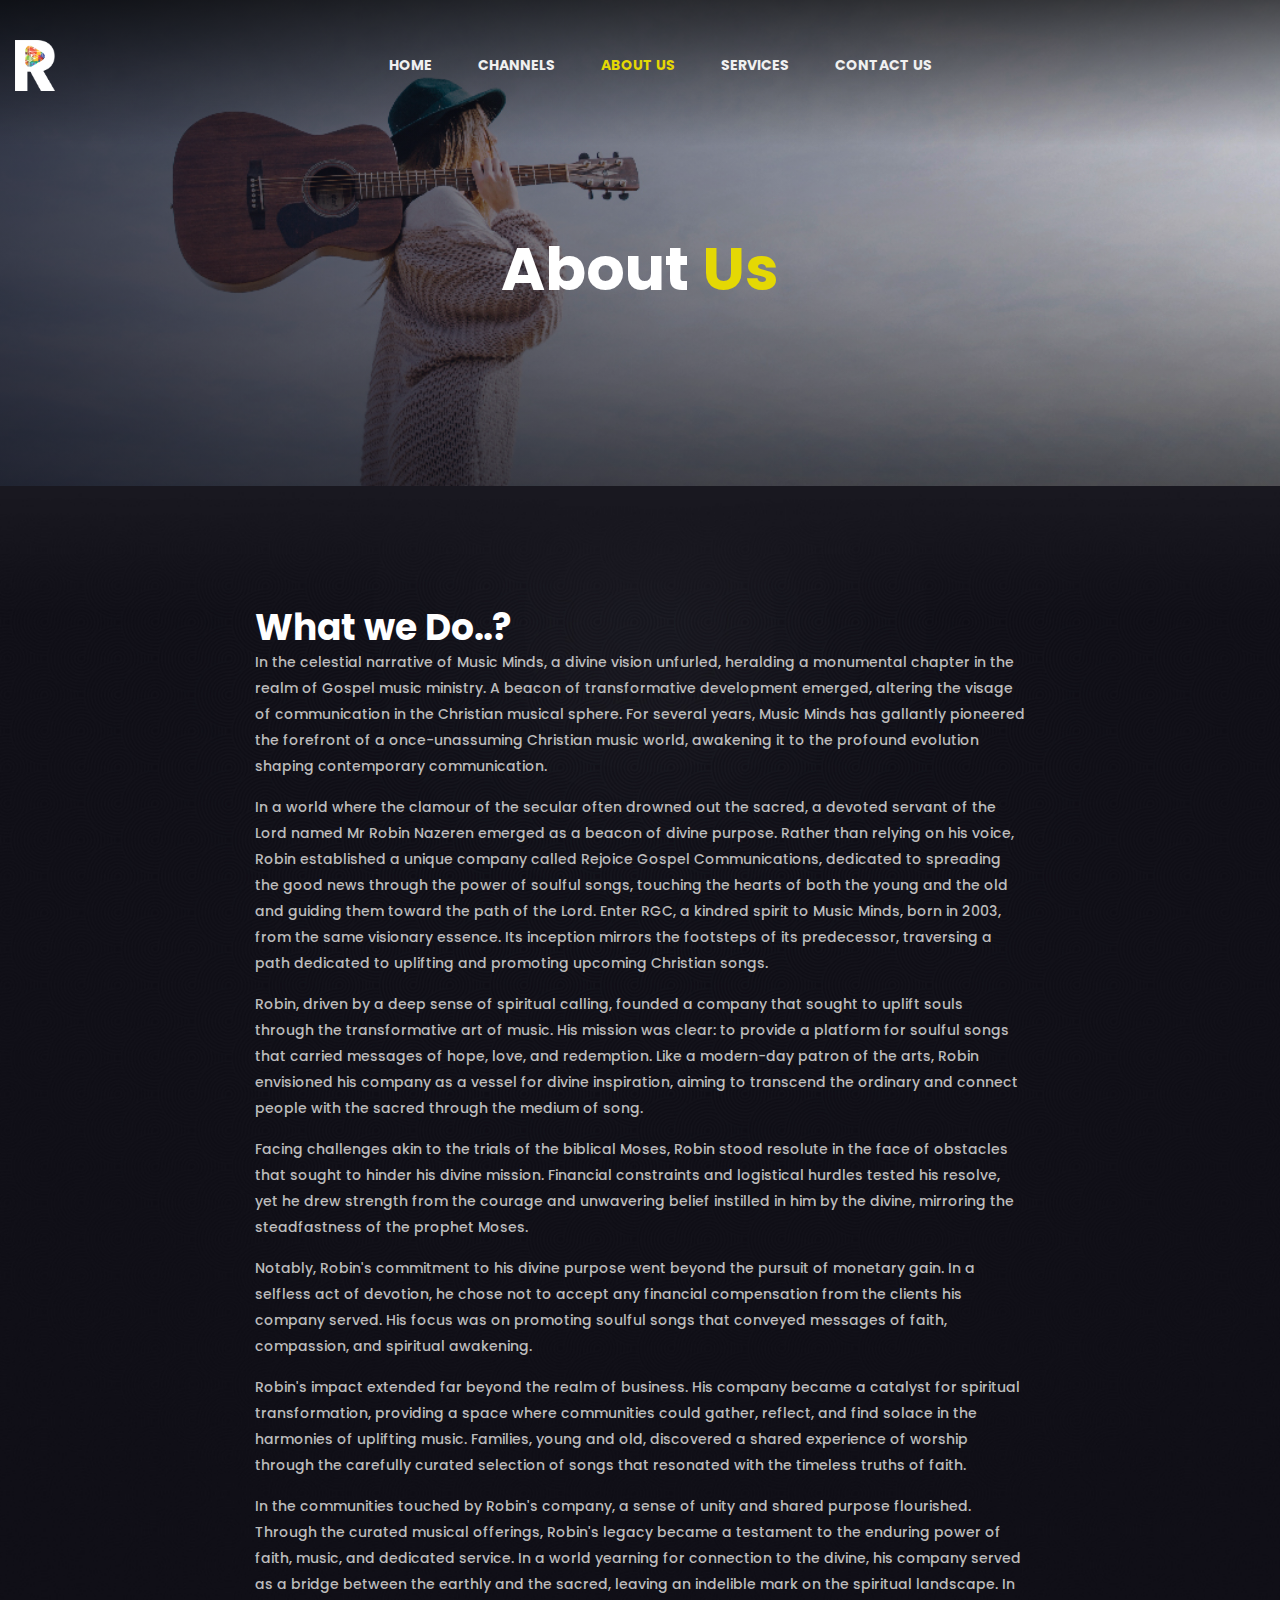
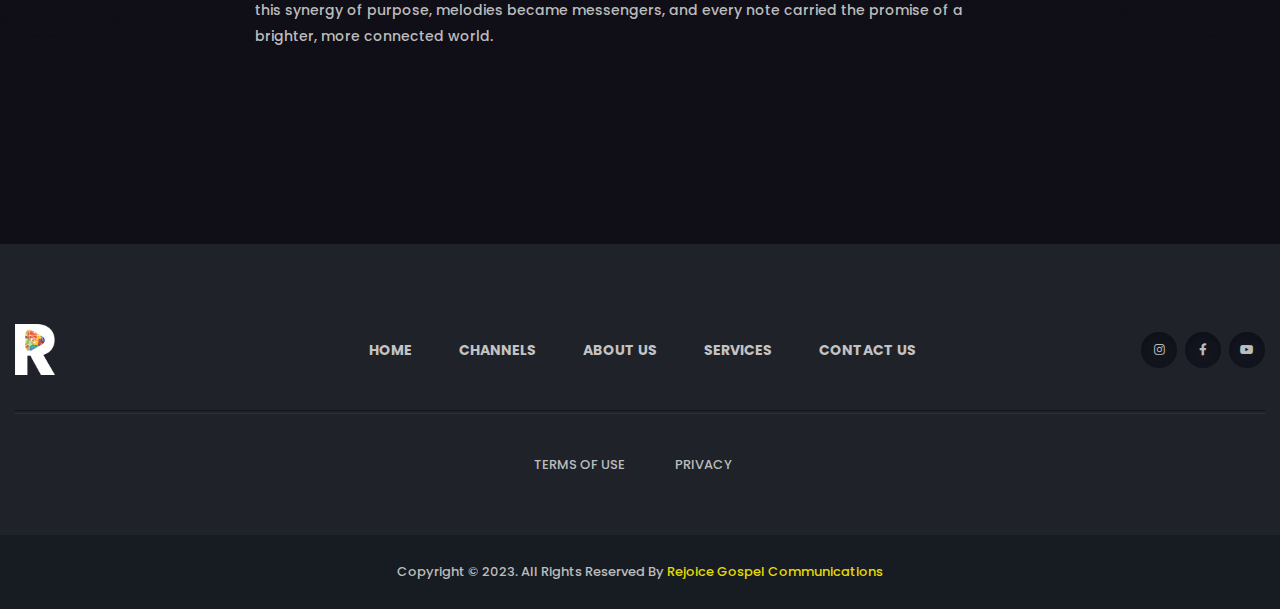
<file: about/index.html>
<!doctype html>
<html class="no-js" lang="">

<head>
    <meta charset="utf-8">
    <meta http-equiv="x-ua-compatible" content="ie=edge">
    <title>Rejoice Gospel Communications</title>
    <meta name="description" content="">
    <meta name="viewport" content="width=device-width, initial-scale=1">

   <link rel="shortcut icon" type="image/x-icon" href="../img/fab.png">
    <!-- Place favicon.ico in the root directory -->
    <script>
        if (window.history.replaceState) {
            window.history.replaceState({}, document.title, window.location.pathname.replace('index.html', ''));
        }
    </script>
    <!-- CSS here -->
    <link rel="stylesheet" href="../css/bootstrap.min.css">
    <link rel="stylesheet" href="../css/animate.min.css">
    <link rel="stylesheet" href="../css/magnific-popup.css">
    <link rel="stylesheet" href="../css/fontawesome-all.min.css">
    <link rel="stylesheet" href="../css/owl.carousel.min.css">
    <link rel="stylesheet" href="../css/flaticon.css">
    <link rel="stylesheet" href="../css/odometer.css">
    <link rel="stylesheet" href="../css/aos.css">
    <link rel="stylesheet" href="../css/slick.css">
    <link rel="stylesheet" href="../css/default.css">
    <link rel="stylesheet" href="../css/style.css">
    <link rel="stylesheet" href="../css/responsive.css">
</head>

<body>

    <!-- preloader -->
    <div id="preloader">
        <div id="loading-center">
            <div id="loading-center-absolute">
                <img src="../img/preloader.svg" alt="">
            </div>
        </div>
    </div>
    <!-- preloader-end -->

    <!-- Scroll-top -->
    <button class="scroll-top scroll-to-target" data-target="html">
        <i class="fas fa-angle-up"></i>
    </button>
    <!-- Scroll-top-end-->

    <!-- header-area -->
    <header>
        <div id="sticky-header" class="menu-area transparent-header">
            <div class="container custom-container">
                <div class="row">
                    <div class="col-12">
                        <div class="mobile-nav-toggler"><i class="fas fa-bars"></i></div>
                        <div class="menu-wrap">
                            <nav class="menu-nav show">
                                <div class="logo">
                                    <a href="../index.html">
                                        <img src="../img/logo/logo.png" height="51px" width="40px" alt="Logo">
                                    </a>
                                </div>
                                <div class="navbar-wrap main-menu d-none d-lg-flex">
                                    <ul class="navigation">
                                        <li><a href="../index.html">Home</a>
                                            <!-- <ul class="submenu">
                                                    <li class="active"><a href="index.html">Home One</a></li>
                                                    <li><a href="index-2.html">Home Two</a></li>
                                                </ul> -->
                                        </li>
                                        <li class="menu-item-has-children"><a href="#">Channels</a>
                                            <ul class="submenu">
                                                <li><a href="../channels/rejoicegospelcommunications/index.html">Rejoice
                                                        Gospel Communications</a></li>
                                                <li><a href="../channels/rejoicegospelmusic/index.html">Rejoice Gospel
                                                        Music</a></li>
                                                <li><a href="https://www.youtube.com/@rejoice_worshiptogether"
                                                        target="_blank">Rejoice Worship Together</a></li>
                                                <li><a href="https://www.youtube.com/@rejoiceShorts"
                                                        target="_blank">Rejoice Shorts</a></li>
                                                <li><a href="https://www.youtube.com/@rejoiceinstrumentalmusic7508"
                                                        target="_blank">Rejoice Instrumental Music</a></li>

                                            </ul>
                                        </li>
                                        <li class="active"><a href="#">About Us</a></li>
                                        <li><a href="../services/index.html">Services</a></li>
                                        <!-- <li class="menu-item-has-children"><a href="#">blog</a>
                                                <ul class="submenu">
                                                    <li><a href="blog.html">Our Blog</a></li>
                                                    <li><a href="blog-details.html">Blog Details</a></li>
                                                </ul>
                                            </li> -->
                                        <li><a href="../contact/index.html">Contact Us</a></li>
                                    </ul>

                                </div>
                                <!-- <div class="header-action d-none d-md-block">
                                    <ul>
                                        <li class="header-search"><a href="#" data-toggle="modal"
                                                data-target="#search-modal"><i class="fas fa-search"></i></a></li>
                                        <li class="header-lang">
                                            <form action="#">
                                                <div class="icon"><i class="flaticon-globe"></i></div>
                                                <select id="lang-dropdown">
                                                    <option value="">En</option>
                                                    <option value="">Au</option>
                                                    <option value="">AR</option>
                                                    <option value="">TU</option>
                                                </select>
                                            </form>
                                        </li>
                                        <li class="header-btn"><a href="#" class="btn">Sign In</a></li>
                                    </ul>
                                </div> -->
                            </nav>
                        </div>

                        <!-- Mobile Menu  -->
                        <div class="mobile-menu">
                            <div class="close-btn"><i class="fas fa-times"></i></div>

                            <nav class="menu-box">
                                <div class="nav-logo"><a href="../index.html"><img src="../img/logo/logo.png" height="51px"
                                    style="height: 51px; width: 40px;"        width="40px" alt="" title=""></a>
                                </div>
                                <div class="menu-outer">
                                    <!--Here Menu Will Come Automatically Via Javascript / Same Menu as in Header-->
                                </div>
                                <div class="social-links">
                                    <ul class="clearfix">
                                        <li>
                                            <a href="https://www.instagram.com/rejoicegospelmusiq?igsh=YzVkODRmOTdmMw=="><i class="fab fa-instagram"></i></a>
                                          </li>
                                          <li>
                                            <a href="https://www.facebook.com/rejoicegospelcommunications?mibextid=qWsEUC"><i class="fab fa-facebook-f"></i></a>
                                          </li>
                                          <li>
                                            <a href="https://www.youtube.com/@RejoiceGospelCommunications"><i class="fab fa-youtube"></i></a>
                                          </li>
                                          <!-- <li>
                                            <a href="#"><i class="fab fa-linkedin-in"></i></a>
                                          </li> -->
                                    </ul>
                                </div>
                            </nav>
                        </div>
                        <div class="menu-backdrop"></div>
                        <!-- End Mobile Menu -->

                        <!-- Modal Search -->
                        <div class="modal fade" id="search-modal" tabindex="-1" role="dialog" aria-hidden="true">
                            <div class="modal-dialog" role="document">
                                <div class="modal-content">
                                    <form>
                                        <input type="text" placeholder="Search here...">
                                        <button><i class="fas fa-search"></i></button>
                                    </form>
                                </div>
                            </div>
                        </div>
                        <!-- Modal Search-end -->

                    </div>
                </div>
            </div>
        </div>
    </header>
    <!-- header-area-end -->


    <!-- main-area -->
    <main>

        <!-- breadcrumb-area -->
        <section class="breadcrumb-area breadcrumb-bg" data-background="../img/BANNER2.jpg" >
            <div class="container">
                <div class="row">
                    <div class="col-12">
                        <div class="breadcrumb-content">
                            <h2 class="title">About <span>Us</span></h2>
                            <!-- <nav aria-label="breadcrumb">
                                <ol class="breadcrumb">
                                    <li class="breadcrumb-item"><a href="index.html">Home</a></li>
                                    <li class="breadcrumb-item active" aria-current="page">About Us</li>
                                </ol>
                            </nav> -->
                        </div>
                    </div>
                </div>
            </div>
        </section>
        <!-- breadcrumb-area-end -->

        <!-- movie-area -->
        <section class="movie-area movie-bg" data-background="../img/bg/movie_bg.jpg">
            <div class="container">
                <div class="text-container-001">
                <div class="row align-items-end mb-60">
                    <div class="col-lg-6">
                        <div class="section-title text-center text-lg-left">
                            <!-- <span class="sub-title">About Us</span> -->
                            <h2 class="title">
                                What we Do..?
                            </h2>
                        </div>
                    </div>
                    <div class="col-lg-12">
                        <p>
                            In the celestial narrative of Music Minds, a divine vision unfurled, heralding a monumental
                            chapter in the realm of Gospel music ministry. A beacon of transformative development
                            emerged, altering the visage of communication in the Christian musical sphere. For several
                            years, Music Minds has gallantly pioneered the forefront of a once-unassuming Christian
                            music world, awakening it to the profound evolution shaping contemporary communication.
                        </p>
                        <p>

                            In a world where the clamour of the secular often drowned out the sacred, a devoted servant
                            of the Lord named Mr Robin Nazeren emerged as a beacon of divine purpose. Rather than
                            relying on his voice, Robin established a unique company called Rejoice Gospel
                            Communications, dedicated to spreading the good news through the power of soulful songs,
                            touching the hearts of both the young and the old and guiding them toward the path of the
                            Lord. Enter RGC, a kindred spirit to Music Minds, born in 2003, from the same visionary
                            essence. Its inception mirrors the footsteps of its predecessor, traversing a path dedicated
                            to uplifting and promoting upcoming Christian songs.
                        </p>
                        <p>

                            Robin, driven by a deep sense of spiritual calling, founded a company that sought to uplift
                            souls through the transformative art of music. His mission was clear: to provide a platform
                            for soulful songs that carried messages of hope, love, and redemption. Like a modern-day
                            patron of the arts, Robin envisioned his company as a vessel for divine inspiration, aiming
                            to transcend the ordinary and connect people with the sacred through the medium of song.
                        </p>
                        <p>

                            Facing challenges akin to the trials of the biblical Moses, Robin stood resolute in the face
                            of obstacles that sought to hinder his divine mission. Financial constraints and logistical
                            hurdles tested his resolve, yet he drew strength from the courage and unwavering belief
                            instilled in him by the divine, mirroring the steadfastness of the prophet Moses.
                        </p>

                        <p>
                            Notably, Robin's commitment to his divine purpose went beyond the pursuit of monetary gain.
                            In a selfless act of devotion, he chose not to accept any financial compensation from the
                            clients his company served. His focus was on promoting soulful songs that conveyed messages
                            of faith, compassion, and spiritual awakening.
                        </p>
                        <p>
                            Robin's impact extended far beyond the realm of business. His company became a catalyst for
                            spiritual transformation, providing a space where communities could gather, reflect, and
                            find solace in the harmonies of uplifting music. Families, young and old, discovered a
                            shared experience of worship through the carefully curated selection of songs that resonated
                            with the timeless truths of faith.
                        </p>
                        <p>
                            In the communities touched by Robin's company, a sense of unity and shared purpose
                            flourished. Through the curated musical offerings, Robin's legacy became a testament to the
                            enduring power of faith, music, and dedicated service. In a world yearning for connection to
                            the divine, his company served as a bridge between the earthly and the sacred, leaving an
                            indelible mark on the spiritual landscape. In this synergy of purpose, melodies became
                            messengers, and every note carried the promise of a brighter, more connected world.
                        </p>
                    </div>
                    <!-- <div class="col-lg-6">
                        <div class="movie-page-meta">
                            <div class="tr-movie-menu-active text-center">
                                <button class="active" data-filter="*">Animation</button>
                                <button class="" data-filter=".cat-one">Movies</button>
                                <button class="" data-filter=".cat-two">Romantic</button>
                            </div>
                            <form action="#" class="movie-filter-form">
                                <select class="custom-select">
                                    <option selected>English</option>
                                    <option value="1">Blueray</option>
                                    <option value="2">4k Movie</option>
                                    <option value="3">Hd Movie</option>
                                </select>
                            </form>
                        </div>
                    </div> -->
                </div>
            </div> 
                <div class="row tr-movie-active">

                </div>
                <div class="row">
                    <div class="col-12">
                        <!-- <div class="pagination-wrap mt-30">
                            <nav>
                                <ul>
                                    <li class="active"><a href="#">1</a></li>
                                    <li><a href="#">2</a></li>
                                    <li><a href="#">3</a></li>
                                    <li><a href="#">4</a></li>
                                    <li><a href="#">Next</a></li>
                                </ul>
                            </nav>
                        </div> -->
                    </div>
                </div>
            </div>
        </section>
        <!-- movie-area-end -->

        <!-- newsletter-area -->
        <!-- <section class="newsletter-area newsletter-bg" data-background="img/bg/newsletter_bg.jpg">
            <div class="container">
                <div class="newsletter-inner-wrap">
                    <div class="row align-items-center">
                        <div class="col-lg-6">
                            <div class="newsletter-content">
                                <h4>Trial Start First 30 Days.</h4>
                                <p>Enter your email to create or restart your membership.</p>
                            </div>
                        </div>
                        <div class="col-lg-6">
                            <form action="#" class="newsletter-form">
                                <input type="email" required placeholder="Enter your email">
                                <button class="btn">get started</button>
                            </form>
                        </div>
                    </div>
                </div>
            </div>
        </section> -->
        <!-- newsletter-area-end -->

    </main>
    <!-- main-area-end -->


    <!-- footer-area -->
    <footer>
        <div class="footer-top-wrap">
            <div class="container">
                <div class="footer-menu-wrap">
                    <div class="row align-items-center">
                        <div class="col-lg-3">
                            <div class="footer-logo">
                                <a href="../index.html"><img src="../img/logo/logo.png" height="51px" width="40px" alt=""></a>
                            </div>
                        </div>
                        <div class="col-lg-6">
                    <div class="footer-menu" style="padding-left:4%;">
                                <nav>
                                    <ul class="navigation">
                                        <li><a href="../index.html">Home</a></li>
                                        <li><a href="../channels/rejoicegospelcommunications/index.html">Channels</a></li>
                                        <li><a href="../about/index.html">About Us</a></li>
                                        <li><a href="../services/index.html">Services</a></li>
                                        <li><a href="./../contact/index.html">Contact Us</a></li>
                                      </ul>
                     <!-- <div class="footer-search">
                                        <form action="#">
                                            <input type="text" placeholder="Find Favorite Movie">
                                            <button><i class="fas fa-search"></i></button>
                                        </form>
                                    </div> -->
                                </nav>
                            </div>
                        </div>
                        <div class="col-md-3">
                            <div class="footer-social">
                                <ul>
                                    <li>
                                      <a href="https://www.instagram.com/rejoicegospelmusiq?igsh=YzVkODRmOTdmMw=="><i class="fab fa-instagram"></i></a>
                                    </li>
                                    <li>
                                      <a href="https://www.facebook.com/rejoicegospelcommunications?mibextid=qWsEUC"><i class="fab fa-facebook-f"></i></a>
                                    </li>
                                    <li>
                                      <a href="https://www.youtube.com/@RejoiceGospelCommunications"><i class="fab fa-youtube"></i></a>
                                    </li>
                                    <!-- <li>
                                      <a href="#"><i class="fab fa-linkedin-in"></i></a>
                                    </li> -->
                                  </ul>
                            </div>
                          </div>
                    </div>
                </div>
                <div class="footer-quick-link-wrap">
                    <div class="row align-items-center">
          <div class="col-md-7 terms-privacy">
                            <div class="quick-link-list">
                                <ul>
                                  <!-- <li><a href="#">FAQ</a></li>
                                    <li><a href="#">Help Center</a></li> -->
                                    <li><a href="#">Terms of Use</a></li>
                                    <li><a href="#">Privacy</a></li>
                                </ul>
                            </div>
                        </div>
                    </div>
                </div>
            </div>
        </div>
        <div class="copyright-wrap">
            <div class="container">
                <div class="row">
                       <div class="col-lg-12 col-md-12" style="display: flex; justify-content: center;">
                        <div class="copyright-text">
                                          <p>
                  Copyright &copy; 2023. All Rights Reserved By
                  <a href="../index.html">Rejoice Gospel Communications</a>
                </p>
                        </div>
                    </div>
                    <div class="col-lg-6 col-md-6">
                        <!-- <div class="payment-method-img text-center text-md-right">
                            <img src="img/images/card_img.png" alt="img">
                        </div> -->
                    </div>
                </div>
            </div>
        </div>
    </footer>
    <!-- footer-area-end -->





    <!-- JS here -->
    <script src="../js/vendor/jquery-3.6.0.min.js"></script>
    <script src="../js/popper.min.js"></script>
    <script src="../js/bootstrap.min.js"></script>
    <script src="../js/isotope.pkgd.min.js"></script>
    <script src="../js/imagesloaded.pkgd.min.js"></script>
    <script src="../js/jquery.magnific-popup.min.js"></script>
    <script src="../js/owl.carousel.min.js"></script>
    <script src="../js/jquery.odometer.min.js"></script>
    <script src="../js/jquery.appear.js"></script>
    <script src="../js/slick.min.js"></script>
    <script src="../js/ajax-form.js"></script>
    <script src="../js/wow.min.js"></script>
    <script src="../js/aos.js"></script>
    <script src="../js/plugins.js"></script>
    <script src="../js/main.js"></script>
</body>

</html>
</file>
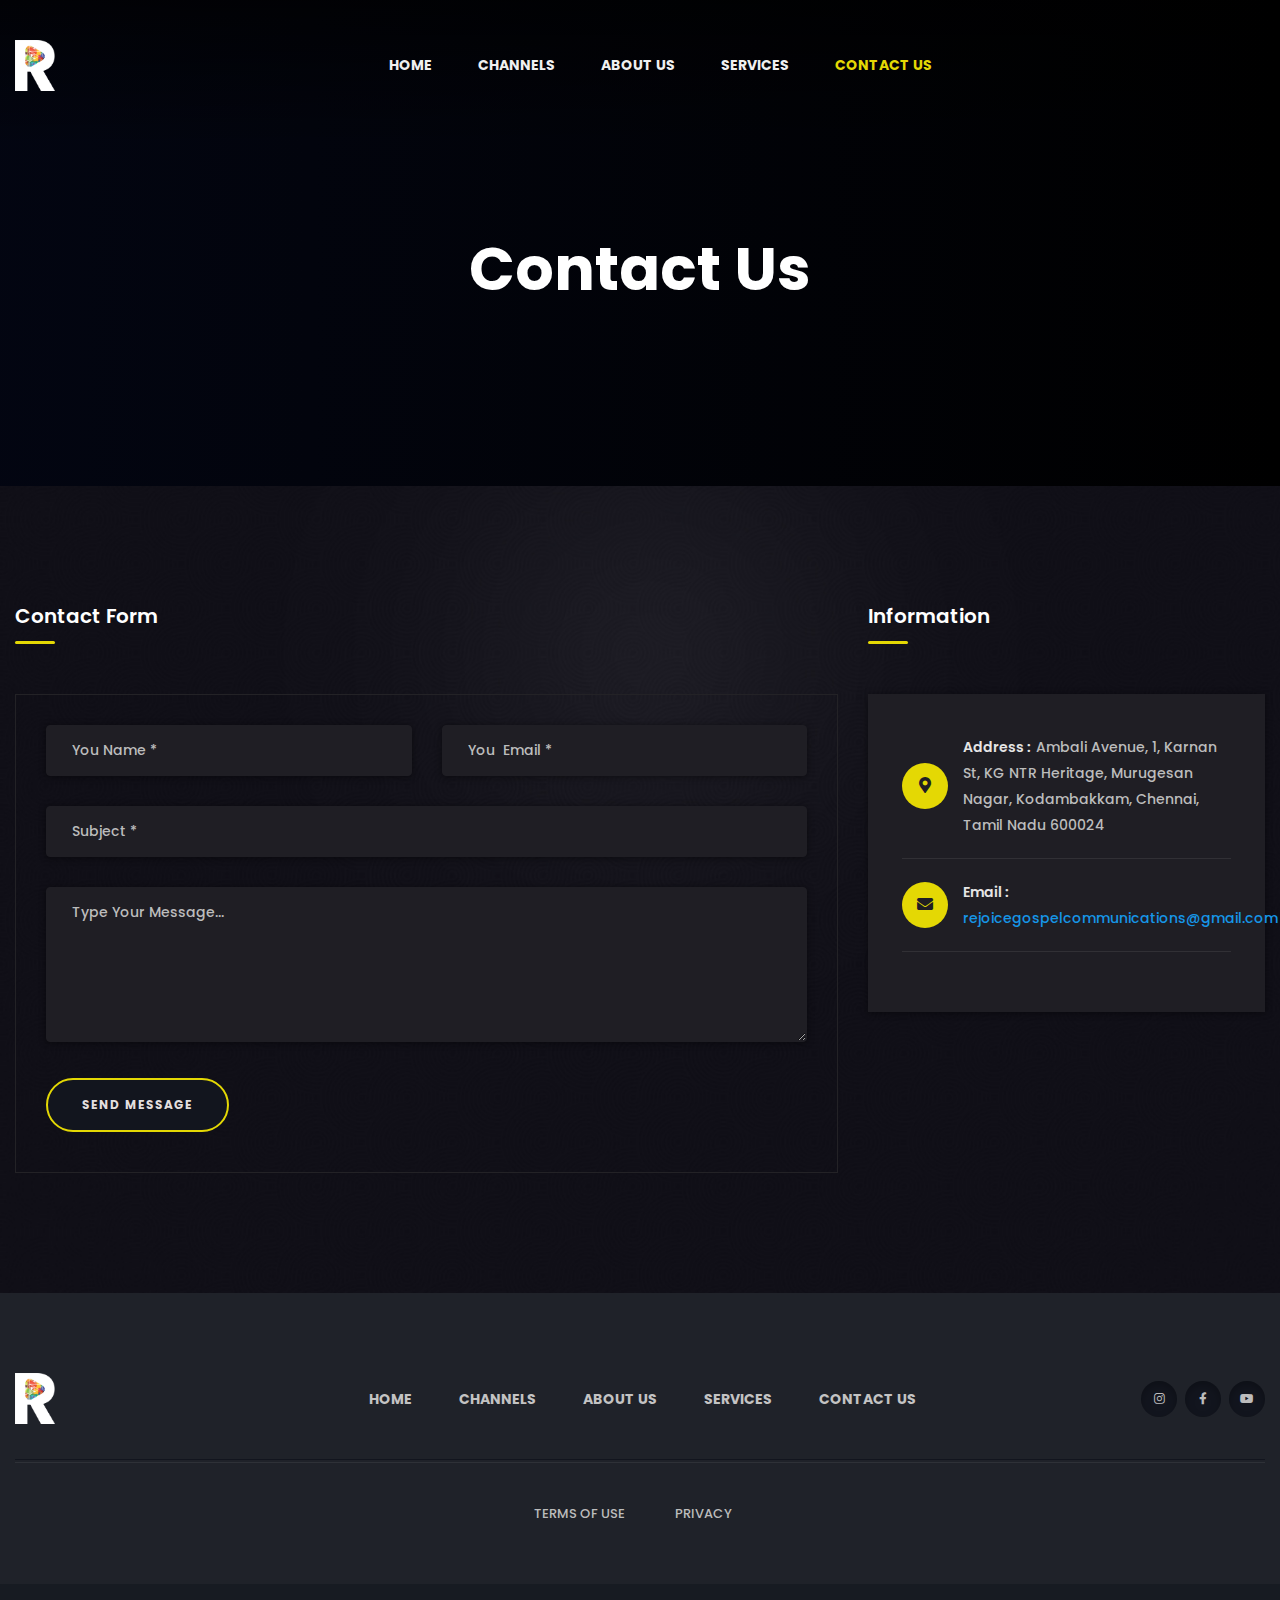
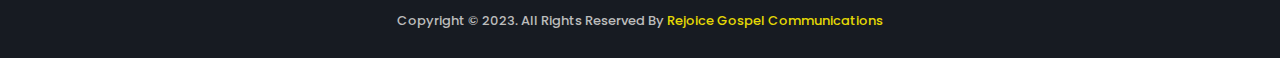
<file: contact/index.html>
<!DOCTYPE html>
<html class="no-js" lang="">
  <head>
    <meta charset="utf-8" />
    <meta http-equiv="x-ua-compatible" content="ie=edge" />
    <title>Rejoice Gospel Communications</title>
    <meta name="description" content="" />
    <meta name="viewport" content="width=device-width, initial-scale=1" />

    <link rel="shortcut icon" type="image/x-icon" href="../img/fab.png" />
    <!-- Place favicon.ico in the root directory -->
    <script>
        if (window.history.replaceState) {
            window.history.replaceState({}, document.title, window.location.pathname.replace('index.html', ''));
        }
    </script>
    <!-- CSS here -->
    <link rel="stylesheet" href="../css/bootstrap.min.css" />
    <link rel="stylesheet" href="../css/animate.min.css" />
    <link rel="stylesheet" href="../css/magnific-popup.css" />
    <link rel="stylesheet" href="../css/fontawesome-all.min.css" />
    <link rel="stylesheet" href="../css/owl.carousel.min.css" />
    <link rel="stylesheet" href="../css/flaticon.css" />
    <link rel="stylesheet" href="../css/odometer.css" />
    <link rel="stylesheet" href="../css/aos.css" />
    <link rel="stylesheet" href="../css/slick.css" />
    <link rel="stylesheet" href="../css/default.css" />
    <link rel="stylesheet" href="../css/style.css" />
    <link rel="stylesheet" href="../css/responsive.css" />
  </head>
  <body>
    <!-- preloader -->
    <div id="preloader">
      <div id="loading-center">
        <div id="loading-center-absolute">
          <img src="../img/preloader.svg" alt="" />
        </div>
      </div>
    </div>
    <!-- preloader-end -->

    <!-- Scroll-top -->
    <button class="scroll-top scroll-to-target" data-target="html">
      <i class="fas fa-angle-up"></i>
    </button>
    <!-- Scroll-top-end-->

    <!-- header-area -->
    <header>
      <div id="sticky-header" class="menu-area transparent-header">
        <div class="container custom-container">
          <div class="row">
            <div class="col-12">
              <div class="mobile-nav-toggler"><i class="fas fa-bars"></i></div>
              <div class="menu-wrap">
                <nav class="menu-nav show">
                  <div class="logo">
                    <a href="../index.html">
                      <img
                        src="../img/logo/logo.png"
                        height="51px"
                        width="40px"
                        alt="Logo"
                      />
                    </a>
                  </div>
                  <div class="navbar-wrap main-menu d-none d-lg-flex">
                    <ul class="navigation">
                      <li>
                        <a href="../index.html">Home</a>
                        <!-- <ul class="submenu">
                                                        <li class="active"><a href="index.html">Home One</a></li>
                                                        <li><a href="index-2.html">Home Two</a></li>
                                                    </ul> -->
                      </li>
                      <li class="menu-item-has-children">
                        <a href="#">Channels</a>
                        <ul class="submenu">
                          <li>
                            <a
                              href="../channels/rejoicegospelcommunications/index.html"
                              >Rejoice Gospel Communications</a
                            >
                          </li>
                          <li>
                            <a href="../channels/rejoicegospelmusic/index.html"
                              >Rejoice Gospel Music</a
                            >
                          </li>
                          <li>
                            <a
                              href="https://www.youtube.com/@rejoice_worshiptogether"
                              target="_blank"
                              >Rejoice Worship Together</a
                            >
                          </li>
                          <li>
                            <a
                              href="https://www.youtube.com/@rejoiceShorts"
                              target="_blank"
                              >Rejoice Shorts</a
                            >
                          </li>
                          <li>
                            <a
                              href="https://www.youtube.com/@rejoiceinstrumentalmusic7508"
                              target="_blank"
                              >Rejoice Instrumental Music</a
                            >
                          </li>
                        </ul>
                      </li>
                      <li><a href="../about/index.html">About Us</a></li>
                      <li><a href="../services/index.html">Services</a></li>
                      <!-- <li class="menu-item-has-children"><a href="#">blog</a>
                                                    <ul class="submenu">
                                                        <li><a href="blog.html">Our Blog</a></li>
                                                        <li><a href="blog-details.html">Blog Details</a></li>
                                                    </ul>
                                                </li> -->
                      <li class="active">
                        <a href="../contact/index.html">Contact Us</a>
                      </li>
                    </ul>
                  </div>
                  <!-- <div class="header-action d-none d-md-block">
                                        <ul>
                                            <li class="header-search"><a href="#" data-toggle="modal"
                                                    data-target="#search-modal"><i class="fas fa-search"></i></a></li>
                                            <li class="header-lang">
                                                <form action="#">
                                                    <div class="icon"><i class="flaticon-globe"></i></div>
                                                    <select id="lang-dropdown">
                                                        <option value="">En</option>
                                                        <option value="">Au</option>
                                                        <option value="">AR</option>
                                                        <option value="">TU</option>
                                                    </select>
                                                </form>
                                            </li>
                                            <li class="header-btn"><a href="#" class="btn">Sign In</a></li>
                                        </ul>
                                    </div> -->
                </nav>
              </div>

              <!-- Mobile Menu  -->
         <div class="mobile-menu">
                            <div class="close-btn"><i class="fas fa-times"></i></div>

                            <nav class="menu-box">
                                <div class="nav-logo"><a href="../index.html"><img src="../img/logo/logo.png" height="51px"
                                    style="height: 51px; width: 40px;"        width="40px" alt="" title=""></a>
                                </div>
                                <div class="menu-outer">
                                    <!--Here Menu Will Come Automatically Via Javascript / Same Menu as in Header-->
                                </div>
                                <div class="social-links">
                                    <ul class="clearfix">
                                        <li>
                                            <a href="https://www.instagram.com/rejoicegospelmusiq?igsh=YzVkODRmOTdmMw=="><i class="fab fa-instagram"></i></a>
                                          </li>
                                          <li>
                                            <a href="https://www.facebook.com/rejoicegospelcommunications?mibextid=qWsEUC"><i class="fab fa-facebook-f"></i></a>
                                          </li>
                                          <li>
                                            <a href="https://www.youtube.com/@RejoiceGospelCommunications"><i class="fab fa-youtube"></i></a>
                                          </li>
                                          <!-- <li>
                                            <a href="#"><i class="fab fa-linkedin-in"></i></a>
                                          </li> -->
                                    </ul>
                                </div>
                            </nav>
                        </div>
                        <div class="menu-backdrop"></div>
              <!-- End Mobile Menu -->

              <!-- Modal Search -->
              <div
                class="modal fade"
                id="search-modal"
                tabindex="-1"
                role="dialog"
                aria-hidden="true"
              >
                <div class="modal-dialog" role="document">
                  <div class="modal-content">
                    <form>
                      <input type="text" placeholder="Search here..." />
                      <button><i class="fas fa-search"></i></button>
                    </form>
                  </div>
                </div>
              </div>
              <!-- Modal Search-end -->
            </div>
          </div>
        </div>
      </div>
    </header>
    <!-- header-area-end -->

    <!-- main-area -->
    <main>
      <!-- breadcrumb-area -->
      <section
        class="breadcrumb-area breadcrumb-bg"
        style="background-color: black"
      >
        <div class="container">
          <div class="row">
            <div class="col-12">
              <div class="breadcrumb-content">
                <h2 class="title">Contact Us</h2>
                <!-- <nav aria-label="breadcrumb">
                                    <ol class="breadcrumb">
                                        <li class="breadcrumb-item"><a href="index.html">Home</a></li>
                                        <li class="breadcrumb-item active" aria-current="page">Contact</li>
                                    </ol>
                                </nav> -->
              </div>
            </div>
          </div>
        </div>
      </section>
      <!-- breadcrumb-area-end -->

      <!-- contact-area -->
      <section
        class="contact-area contact-bg"
        style="background-image: url(../img/bg/contact_bg.jpg)"
      >
        <div class="container">
          <div class="row">
            <div class="col-xl-8 col-lg-7">
              <div class="contact-form-wrap">
                <div class="widget-title mb-50">
                  <h5 class="title">Contact Form</h5>
                </div>
                <div class="contact-form">
                  <form action="#">
                    <div class="row">
                      <div class="col-md-6">
                        <input type="text" placeholder="You Name *" />
                      </div>
                      <div class="col-md-6">
                        <input type="email" placeholder="You  Email *" />
                      </div>
                    </div>
                    <input type="text" placeholder="Subject *" />
                    <textarea
                      name="message"
                      placeholder="Type Your Message..."
                    ></textarea>
                    <button class="btn">Send Message</button>
                  </form>
                </div>
              </div>
            </div>
            <div class="col-xl-4 col-lg-5">
              <div class="widget-title mb-50">
                <h5 class="title">Information</h5>
              </div>
              <div class="contact-info-wrap">
                <!-- <p><span>Find solutions :</span> to common problems, or get help from a support agent industry's standard .</p> -->
                <div class="contact-info-list">
                  <ul>
                    <li>
                      <div class="icon">
                        <i class="fas fa-map-marker-alt"></i>
                      </div>
                      <p>
                        <span>Address :</span>Ambali Avenue, 1, Karnan St, KG
                        NTR Heritage, Murugesan Nagar, Kodambakkam, Chennai,
                        Tamil Nadu 600024
                      </p>
                    </li>
                    <!-- <li>
                                            <div class="icon"><i class="fas fa-phone-alt"></i></div>
                                            <p><span>Phone :</span> (09) 123 854 365</p>
                                        </li> -->
                    <li>
                      <div class="icon"><i class="fas fa-envelope"></i></div>
                      <p>
                        <span>Email :</span>
                        <a
                          href="#"
                          class="__cf_email__"
                          data-cfemail="rejoicegospelcommunications@gmail.com"
                          >rejoicegospelcommunications@gmail.com</a
                        >
                      </p>
                    </li>
                  </ul>
                </div>
              </div>
            </div>
          </div>
        </div>
      </section>
      <!-- contact-area-end -->

      <!-- map -->
      <!-- <div id="map" data-background="img/bg/map.jpg"></div> -->
      <!-- map-end -->

      <!-- newsletter-area -->
      <!-- <section class="newsletter-area newsletter-bg" data-background="img/bg/newsletter_bg.jpg">
                <div class="container">
                    <div class="newsletter-inner-wrap">
                        <div class="row align-items-center">
                            <div class="col-lg-6">
                                <div class="newsletter-content">
                                    <h4>Trial Start First 30 Days.</h4>
                                    <p>Enter your email to create or restart your membership.</p>
                                </div>
                            </div>
                            <div class="col-lg-6">
                                <form action="#" class="newsletter-form">
                                    <input type="email" required placeholder="Enter your email">
                                    <button class="btn">get started</button>
                                </form>
                            </div>
                        </div>
                    </div>
                </div>
            </section> -->
      <!-- newsletter-area-end -->
    </main>
    <!-- main-area-end -->

    <!-- footer-area -->
    <footer>
      <div class="footer-top-wrap">
        <div class="container">
          <div class="footer-menu-wrap">
            <div class="row align-items-center">
              <div class="col-lg-3">
                <div class="footer-logo">
                  <a href="../index.html"
                    ><img
                      src="../img/logo/logo.png"
                      height="51px"
                      width="40px"
                      alt=""
                  /></a>
                </div>
              </div>
              <div class="col-lg-6">
                <div class="footer-menu" style="padding-left: 4%">
                  <nav>
                    <ul class="navigation">
                      <li><a href="../index.html">Home</a></li>
                      <li>
                        <a
                          href="../channels/rejoicegospelcommunications/index.html"
                          >Channels</a
                        >
                      </li>
                      <li><a href="../about/index.html">About Us</a></li>
                      <li><a href="../services/index.html">Services</a></li>
                      <li><a href="../index.html">Contact Us</a></li>
                    </ul>
                    <!-- <div class="footer-search">
                                            <form action="#">
                                                <input type="text" placeholder="Find Favorite Movie">
                                                <button><i class="fas fa-search"></i></button>
                                            </form>
                                        </div> -->
                  </nav>
                </div>
              </div>
              <div class="col-md-3">
                <div class="footer-social">
                  <ul>
                    <li>
                      <a
                        href="https://www.instagram.com/rejoicegospelmusiq?igsh=YzVkODRmOTdmMw=="
                        ><i class="fab fa-instagram"></i
                      ></a>
                    </li>
                    <li>
                      <a
                        href="https://www.facebook.com/rejoicegospelcommunications?mibextid=qWsEUC"
                        ><i class="fab fa-facebook-f"></i
                      ></a>
                    </li>
                    <li>
                      <a
                        href="https://www.youtube.com/@RejoiceGospelCommunications"
                        ><i class="fab fa-youtube"></i
                      ></a>
                    </li>
                    <!-- <li>
                                      <a href="#"><i class="fab fa-linkedin-in"></i></a>
                                    </li> -->
                  </ul>
                </div>
              </div>
            </div>
          </div>
          <div class="footer-quick-link-wrap">
            <div class="row align-items-center">
              <div class="col-md-7 terms-privacy">
                <div class="quick-link-list">
                  <ul>
                    <!-- <li><a href="#">FAQ</a></li>
                                        <li><a href="#">Help Center</a></li> -->
                    <li><a href="#">Terms of Use</a></li>
                    <li><a href="#">Privacy</a></li>
                  </ul>
                </div>
              </div>
              <!-- <div class="col-md-5">
                                <div class="footer-social">
                                    <ul>
                                        <li><a href="#"><i class="fab fa-facebook-f"></i></a></li>
                                        <li><a href="#"><i class="fab fa-twitter"></i></a></li>
                                        <li><a href="#"><i class="fab fa-pinterest-p"></i></a></li>
                                        <li><a href="#"><i class="fab fa-linkedin-in"></i></a></li>
                                    </ul>
                                </div>
                            </div> -->
            </div>
          </div>
        </div>
      </div>
      <div class="copyright-wrap">
        <div class="container">
          <div class="row">
            <div
              class="col-lg-12 col-md-12"
              style="display: flex; justify-content: center"
            >
              <div class="copyright-text">
                <p>
                  Copyright &copy; 2023. All Rights Reserved By
                  <a href="../index.html">Rejoice Gospel Communications</a>
                </p>
              </div>
            </div>
            <div class="col-lg-6 col-md-6">
              <!-- <div class="payment-method-img text-center text-md-right">
                                <img src="img/images/card_img.png" alt="img">
                            </div> -->
            </div>
          </div>
        </div>
      </div>
    </footer>
    <!-- footer-area-end -->

    <!-- JS here -->
    <!-- <script data-cfasync="false" src="../../cdn-cgi/scripts/5c5dd728/cloudflare-static/email-decode.min.js"></script><script src="../js/vendor/jquery-3.6.0.min.js"></script> -->
    <script src="../js/popper.min.js"></script>
    <script src="../js/vendor/jquery-3.6.0.min.js"></script>
    <script src="../js/bootstrap.min.js"></script>
    <script src="../js/isotope.pkgd.min.js"></script>
    <script src="../js/imagesloaded.pkgd.min.js"></script>
    <script src="../js/jquery.magnific-popup.min.js"></script>
    <script src="../js/owl.carousel.min.js"></script>
    <script src="../js/jquery.odometer.min.js"></script>
    <script src="../js/jquery.appear.js"></script>
    <script src="../js/slick.min.js"></script>
    <script src="../js/ajax-form.js"></script>
    <script src="../js/wow.min.js"></script>
    <script src="../js/aos.js"></script>
    <script src="../js/plugins.js"></script>
    <script src="../js/main.js"></script>
    <script>
      window.addEventListener("load", function () {
        setTimeout(function () {
          var preloader = document.getElementById("preloader");
          if (preloader) {
            preloader.style.display = "none";
          }
        }, 2000);
      });
    </script>
  </body>
</html>
</file>
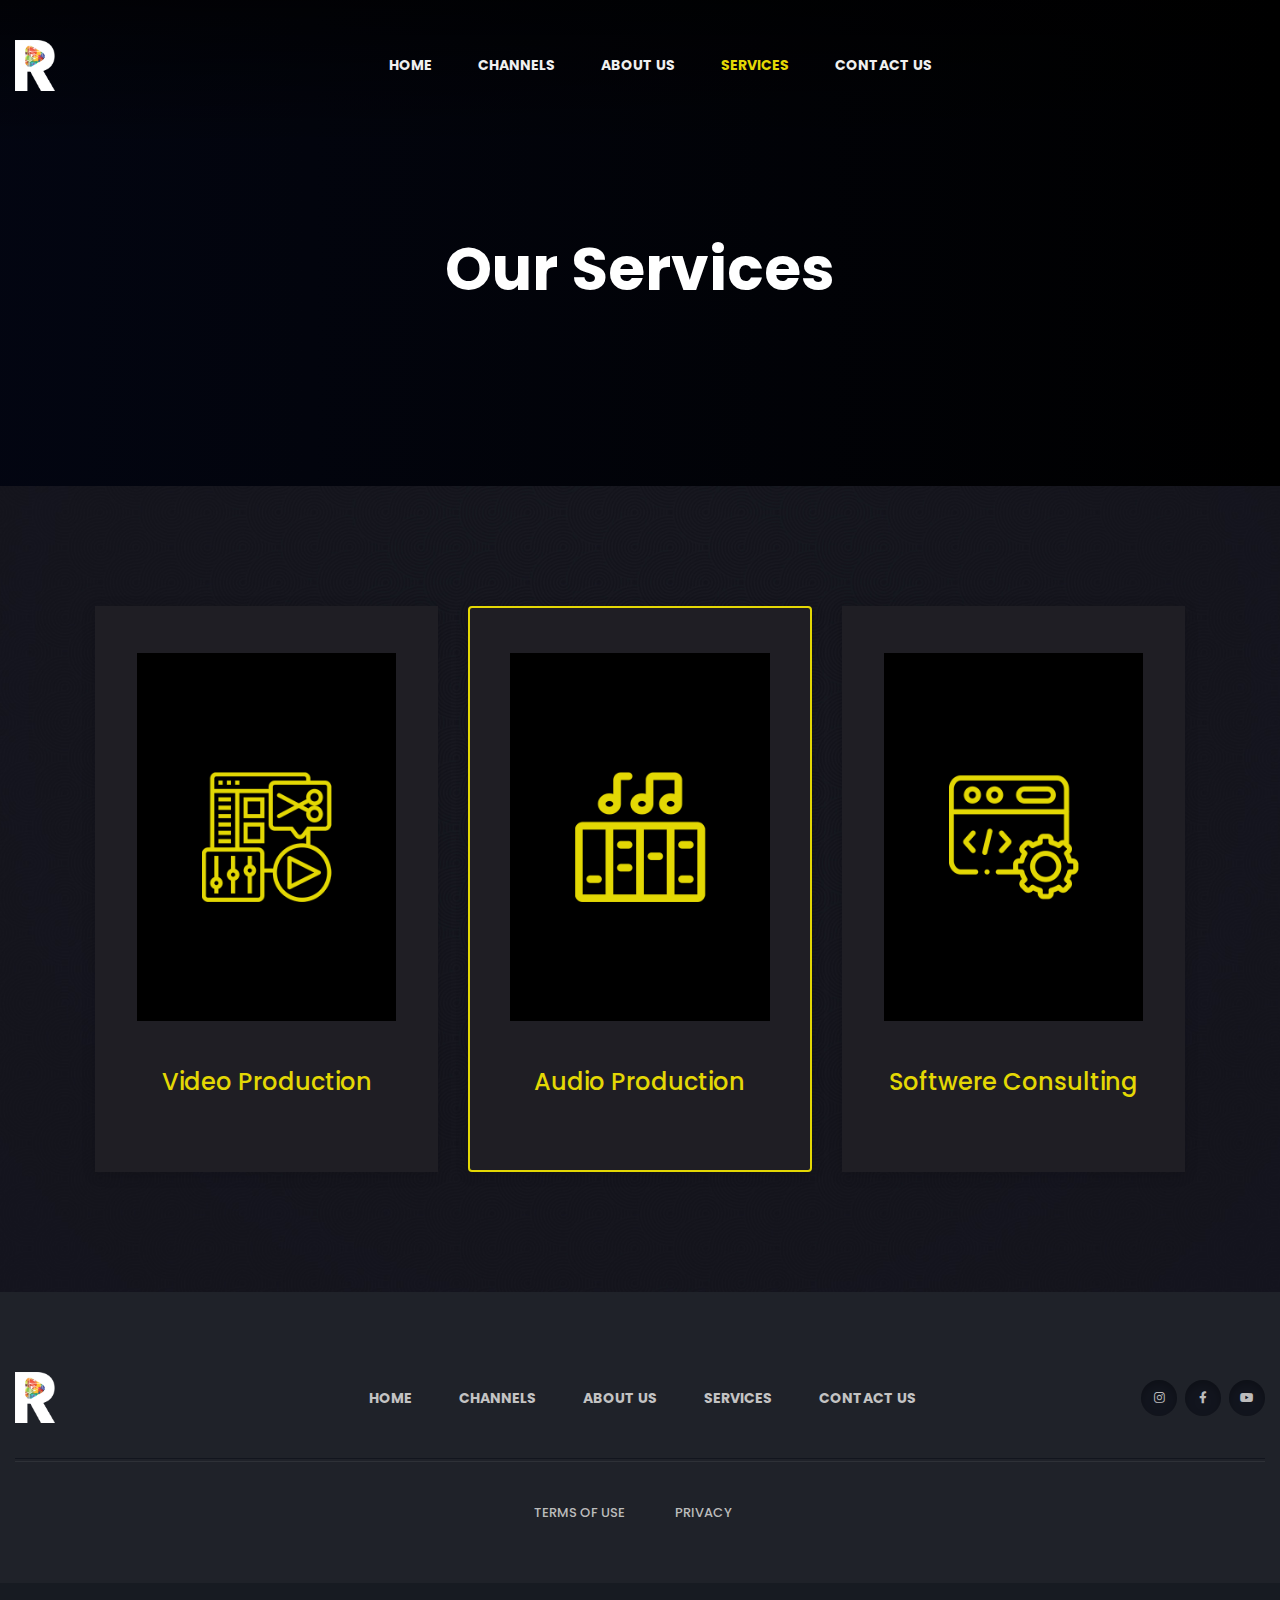
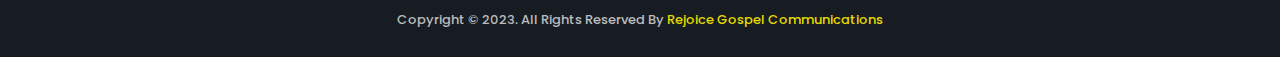
<file: services/index.html>
<!doctype html>
<html class="no-js" lang="">

<head>
    <meta charset="utf-8">
    <meta http-equiv="x-ua-compatible" content="ie=edge">
    <title>
Rejoice Gospel Communications
    </title>
    <meta name="description" content="">
    <meta name="viewport" content="width=device-width, initial-scale=1">

   <link rel="shortcut icon" type="image/x-icon" href="../img/fab.png">
    <!-- Place favicon.ico in the root directory -->
    <script>
        if (window.history.replaceState) {
            window.history.replaceState({}, document.title, window.location.pathname.replace('index.html', ''));
        }
    </script>
    <!-- CSS here -->
    <link rel="stylesheet" href="../css/bootstrap.min.css">
    <link rel="stylesheet" href="../css/animate.min.css">
    <link rel="stylesheet" href="../css/magnific-popup.css">
    <link rel="stylesheet" href="../css/fontawesome-all.min.css">
    <link rel="stylesheet" href="../css/owl.carousel.min.css">
    <link rel="stylesheet" href="../css/flaticon.css">
    <link rel="stylesheet" href="../css/odometer.css">
    <link rel="stylesheet" href="../css/aos.css">
    <link rel="stylesheet" href="../css/slick.css">
    <link rel="stylesheet" href="../css/default.css">
    <link rel="stylesheet" href="../css/style.css">
    <link rel="stylesheet" href="../css/responsive.css">
</head>

<body>

    <!-- preloader -->
    <div id="preloader">
        <div id="loading-center">
            <div id="loading-center-absolute">
                <img src="../img/preloader.svg" alt="">
            </div>
        </div>
    </div>
    <!-- preloader-end -->

    <!-- Scroll-top -->
    <button class="scroll-top scroll-to-target" data-target="html">
        <i class="fas fa-angle-up"></i>
    </button>
    <!-- Scroll-top-end-->

    <!-- header-area -->
    <header>
        <div id="sticky-header" class="menu-area transparent-header">
            <div class="container custom-container">
                <div class="row">
                    <div class="col-12">
                        <div class="mobile-nav-toggler"><i class="fas fa-bars"></i></div>
                        <div class="menu-wrap">
                            <nav class="menu-nav show">
                                <div class="logo">
                                    <a href="../index.html">
                                        <img src="../img/logo/logo.png" height="51px" width="40px" alt="Logo">
                                    </a>
                                </div>
                                <div class="navbar-wrap main-menu d-none d-lg-flex">
                                    <ul class="navigation">
                                        <li ><a href="../index.html">Home</a>
                                            <!-- <ul class="submenu">
                                                    <li class="active"><a href="index.html">Home One</a></li>
                                                    <li><a href="index-2.html">Home Two</a></li>
                                                </ul> -->
                                        </li>
                                        <li class="menu-item-has-children"><a href="#">Channels</a>
                                            <ul class="submenu">
                                                <li><a href="../channels/rejoicegospelcommunications/index.html">Rejoice
                                                        Gospel Communications</a></li>
                                                <li><a href="../channels/rejoicegospelmusic/index.html">Rejoice Gospel
                                                        Music</a></li>
                                                <li><a href="https://www.youtube.com/@rejoice_worshiptogether"
                                                        target="_blank">Rejoice Worship Together</a></li>
                                                <li><a href="https://www.youtube.com/@rejoiceShorts"
                                                        target="_blank">Rejoice Shorts</a></li>
                                                <li><a href="https://www.youtube.com/@rejoiceinstrumentalmusic7508"
                                                        target="_blank">Rejoice Instrumental Music</a></li>

                                            </ul>
                                        </li>
                                        <li><a href="../about/index.html">About Us</a></li>
                                        <li class="active"><a href="./index.html">Services</a></li>
                                        <!-- <li class="menu-item-has-children"><a href="#">blog</a>
                                                <ul class="submenu">
                                                    <li><a href="blog.html">Our Blog</a></li>
                                                    <li><a href="blog-details.html">Blog Details</a></li>
                                                </ul>
                                            </li> -->
                                        <li><a href="../contact/index.html">Contact Us</a></li>
                                    </ul>
                                </div>
                                <!-- <div class="header-action d-none d-md-block">
                                    <ul>
                                        <li class="header-search"><a href="#" data-toggle="modal"
                                                data-target="#search-modal"><i class="fas fa-search"></i></a></li>
                                        <li class="header-lang">
                                            <form action="#">
                                                <div class="icon"><i class="flaticon-globe"></i></div>
                                                <select id="lang-dropdown">
                                                    <option value="">En</option>
                                                    <option value="">Au</option>
                                                    <option value="">AR</option>
                                                    <option value="">TU</option>
                                                </select>
                                            </form>
                                        </li>
                                        <li class="header-btn"><a href="#" class="btn">Sign In</a></li>
                                    </ul>
                                </div> -->
                            </nav>
                        </div>

                        <!-- Mobile Menu  -->
                        <div class="mobile-menu">
                            <div class="close-btn"><i class="fas fa-times"></i></div>

                            <nav class="menu-box">
                                <div class="nav-logo"><a href="../index.html"><img src="../img/logo/logo.png" height="51px"
                                    style="height: 51px; width: 40px;"      width="40px" alt="" title=""></a>
                                </div>
                                <div class="menu-outer">
                                    <!--Here Menu Will Come Automatically Via Javascript / Same Menu as in Header-->
                                </div>
                                <div class="social-links">
                                    <ul class="clearfix">
                                        <li>
                                            <a href="https://www.instagram.com/rejoicegospelmusiq?igsh=YzVkODRmOTdmMw=="><i class="fab fa-instagram"></i></a>
                                          </li>
                                          <li>
                                            <a href="https://www.facebook.com/rejoicegospelcommunications?mibextid=qWsEUC"><i class="fab fa-facebook-f"></i></a>
                                          </li>
                                          <li>
                                            <a href="https://www.youtube.com/@RejoiceGospelCommunications"><i class="fab fa-youtube"></i></a>
                                          </li>
                                          <!-- <li>
                                            <a href="#"><i class="fab fa-linkedin-in"></i></a>
                                          </li> -->
                                    </ul>
                                </div>
                            </nav>
                        </div>
                        <div class="menu-backdrop"></div>
                        <!-- End Mobile Menu -->

                        <!-- Modal Search -->
                        <div class="modal fade" id="search-modal" tabindex="-1" role="dialog" aria-hidden="true">
                            <div class="modal-dialog" role="document">
                                <div class="modal-content">
                                    <form>
                                        <input type="text" placeholder="Search here...">
                                        <button><i class="fas fa-search"></i></button>
                                    </form>
                                </div>
                            </div>
                        </div>
                        <!-- Modal Search-end -->

                    </div>
                </div>
            </div>
        </div>
    </header>
    <!-- header-area-end -->


    <!-- main-area -->
    <main>

        <!-- breadcrumb-area -->
        <section class="breadcrumb-area breadcrumb-bg" style="background-color: black;">
            <div class="container">
                <div class="row">
                    <div class="col-12">
                        <div class="breadcrumb-content">
                            <h2 class="title">Our Services</h2>
                            <!-- <nav aria-label="breadcrumb">
                                <ol class="breadcrumb">
                                    <li class="breadcrumb-item"><a href="index.html">Home</a></li>
                                    <li class="breadcrumb-item active" aria-current="page">Service</li>
                                </ol>
                            </nav> -->
                        </div>
                    </div>
                </div>
            </div>
        </section>
        <!-- breadcrumb-area-end -->

        <!-- pricing-area -->
        <section class="pricing-area pricing-bg" data-background="../img/bg/pricing_bg.jpg">
            <div class="container">
                <!-- <div class="row justify-content-center">
                    <div class="col-lg-8">
                        <div class="section-title title-style-three text-center mb-70">
                            <span class="sub-title">our pricing plans</span>
                            <h2 class="title">Our Pricing Strategy</h2>
                        </div>
                    </div>
                </div> -->
                <div class="pricing-box-wrap">
                    <div class="row justify-content-center">
                        <div class="col-lg-4 col-md-6 col-sm-8">
                            <div class="pricing-box-item mb-30" style="text-align: center;">
                                <img src="../img/video.jpg" alt="" style="width: 100%;"/>
                                <p class="mt-5" style="color: #e4d804; font-size: 24px;">Video Production</p>
                            </div>
                        </div>
                        <div class="col-lg-4 col-md-6 col-sm-8">
                            <div class="pricing-box-item active mb-30" style="text-align: center;">
                                <img src="../img/audio.jpg" alt="" style="width: 100%;"/>
                                <p class="mt-5" style="color: #e4d804; font-size: 24px;">Audio Production</p>
                            </div>
                        </div>
                        <div class="col-lg-4 col-md-6 col-sm-8">
                            <div class="pricing-box-item mb-30" style="text-align: center;">
                                <img src="../img/softwere.jpg" alt="" style="width: 100%;"/>
                                <p class="mt-5" style="color: #e4d804; font-size: 24px;">Softwere Consulting</p>
                            </div>
                        </div>
                    </div>
                </div>
            </div>
        </section>
        <!-- pricing-area-end -->

        <!-- newsletter-area -->
        <!-- <section class="newsletter-area newsletter-bg" data-background="img/bg/newsletter_bg.jpg">
                <div class="container">
                    <div class="newsletter-inner-wrap">
                        <div class="row align-items-center">
                            <div class="col-lg-6">
                                <div class="newsletter-content">
                                    <h4>Trial Start First 30 Days.</h4>
                                    <p>Enter your email to create or restart your membership.</p>
                                </div>
                            </div>
                            <div class="col-lg-6">
                                <form action="#" class="newsletter-form">
                                    <input type="email" required placeholder="Enter your email">
                                    <button class="btn">get started</button>
                                </form>
                            </div>
                        </div>
                    </div>
                </div>
            </section> -->
        <!-- newsletter-area-end -->

    </main>
    <!-- main-area-end -->


    <!-- footer-area -->
    <footer>
        <div class="footer-top-wrap">
            <div class="container">
                <div class="footer-menu-wrap">
                    <div class="row align-items-center">
                        <div class="col-lg-3">
                            <div class="footer-logo">
                                <a href="../index.html"><img src="../img/logo/logo.png" height="51px" width="40px" alt=""></a>
                            </div>
                        </div>
                        <div class="col-lg-6">
                    <div class="footer-menu" style="padding-left:4%;">
                                <nav>
                                    <ul class="navigation">
                                        <li><a href="../index.html">Home</a></li>
                                        <li><a href="../channels/rejoicegospelcommunications/index.html">Channels</a></li>
                                        <li><a href="../about/index.html">About Us</a></li>
                                        <li><a href="../services/index.html">Services</a></li>
                                        <li><a href="./../contact/index.html">Contact Us</a></li>
                                      </ul>
                     <!-- <div class="footer-search">
                                        <form action="#">
                                            <input type="text" placeholder="Find Favorite Movie">
                                            <button><i class="fas fa-search"></i></button>
                                        </form>
                                    </div> -->
                                </nav>
                            </div>
                        </div>
                        <div class="col-md-3">
                            <div class="footer-social">
                                               <ul>
                                    <li>
                                      <a href="https://www.instagram.com/rejoicegospelmusiq?igsh=YzVkODRmOTdmMw=="><i class="fab fa-instagram"></i></a>
                                    </li>
                                    <li>
                                      <a href="https://www.facebook.com/rejoicegospelcommunications?mibextid=qWsEUC"><i class="fab fa-facebook-f"></i></a>
                                    </li>
                                    <li>
                                      <a href="https://www.youtube.com/@RejoiceGospelCommunications"><i class="fab fa-youtube"></i></a>
                                    </li>
                                    <!-- <li>
                                      <a href="#"><i class="fab fa-linkedin-in"></i></a>
                                    </li> -->
                                  </ul>
                            </div>
                        </div>
                    </div>
                </div>
                <div class="footer-quick-link-wrap">
                    <div class="row align-items-center">
          <div class="col-md-7 terms-privacy">
                            <div class="quick-link-list">
                                <ul>
                                  <!-- <li><a href="#">FAQ</a></li>
                                    <li><a href="#">Help Center</a></li> -->
                                    <li><a href="#">Terms of Use</a></li>
                                    <li><a href="#">Privacy</a></li>
                                </ul>
                            </div>
                        </div>
                    
                    </div>
                </div>
            </div>
        </div>
        <div class="copyright-wrap">
            <div class="container">
                <div class="row">
                       <div class="col-lg-12 col-md-12" style="display: flex; justify-content: center;">
                        <div class="copyright-text">
                                          <p>
                  Copyright &copy; 2023. All Rights Reserved By
                  <a href="../index.html">Rejoice Gospel Communications</a>
                </p>
                        </div>
                    </div>
                    <div class="col-lg-6 col-md-6">
                     <!-- <div class="payment-method-img text-center text-md-right">
                            <img src="img/images/card_img.png" alt="img">
                        </div> -->
                    </div>
                </div>
            </div>
        </div>
    </footer>
    <!-- footer-area-end -->





    <!-- JS here -->
    <script src="../js/vendor/jquery-3.6.0.min.js"></script>
    <script src="../js/popper.min.js"></script>
    <script src="../js/bootstrap.min.js"></script>
    <script src="../js/isotope.pkgd.min.js"></script>
    <script src="../js/imagesloaded.pkgd.min.js"></script>
    <script src="../js/jquery.magnific-popup.min.js"></script>
    <script src="../js/owl.carousel.min.js"></script>
    <script src="../js/jquery.odometer.min.js"></script>
    <script src="../js/jquery.appear.js"></script>
    <script src="../js/slick.min.js"></script>
    <script src="../js/ajax-form.js"></script>
    <script src="../js/wow.min.js"></script>
    <script src="../js/aos.js"></script>
    <script src="../js/plugins.js"></script>
    <script src="../js/main.js"></script>
</body>

</html>
</file>
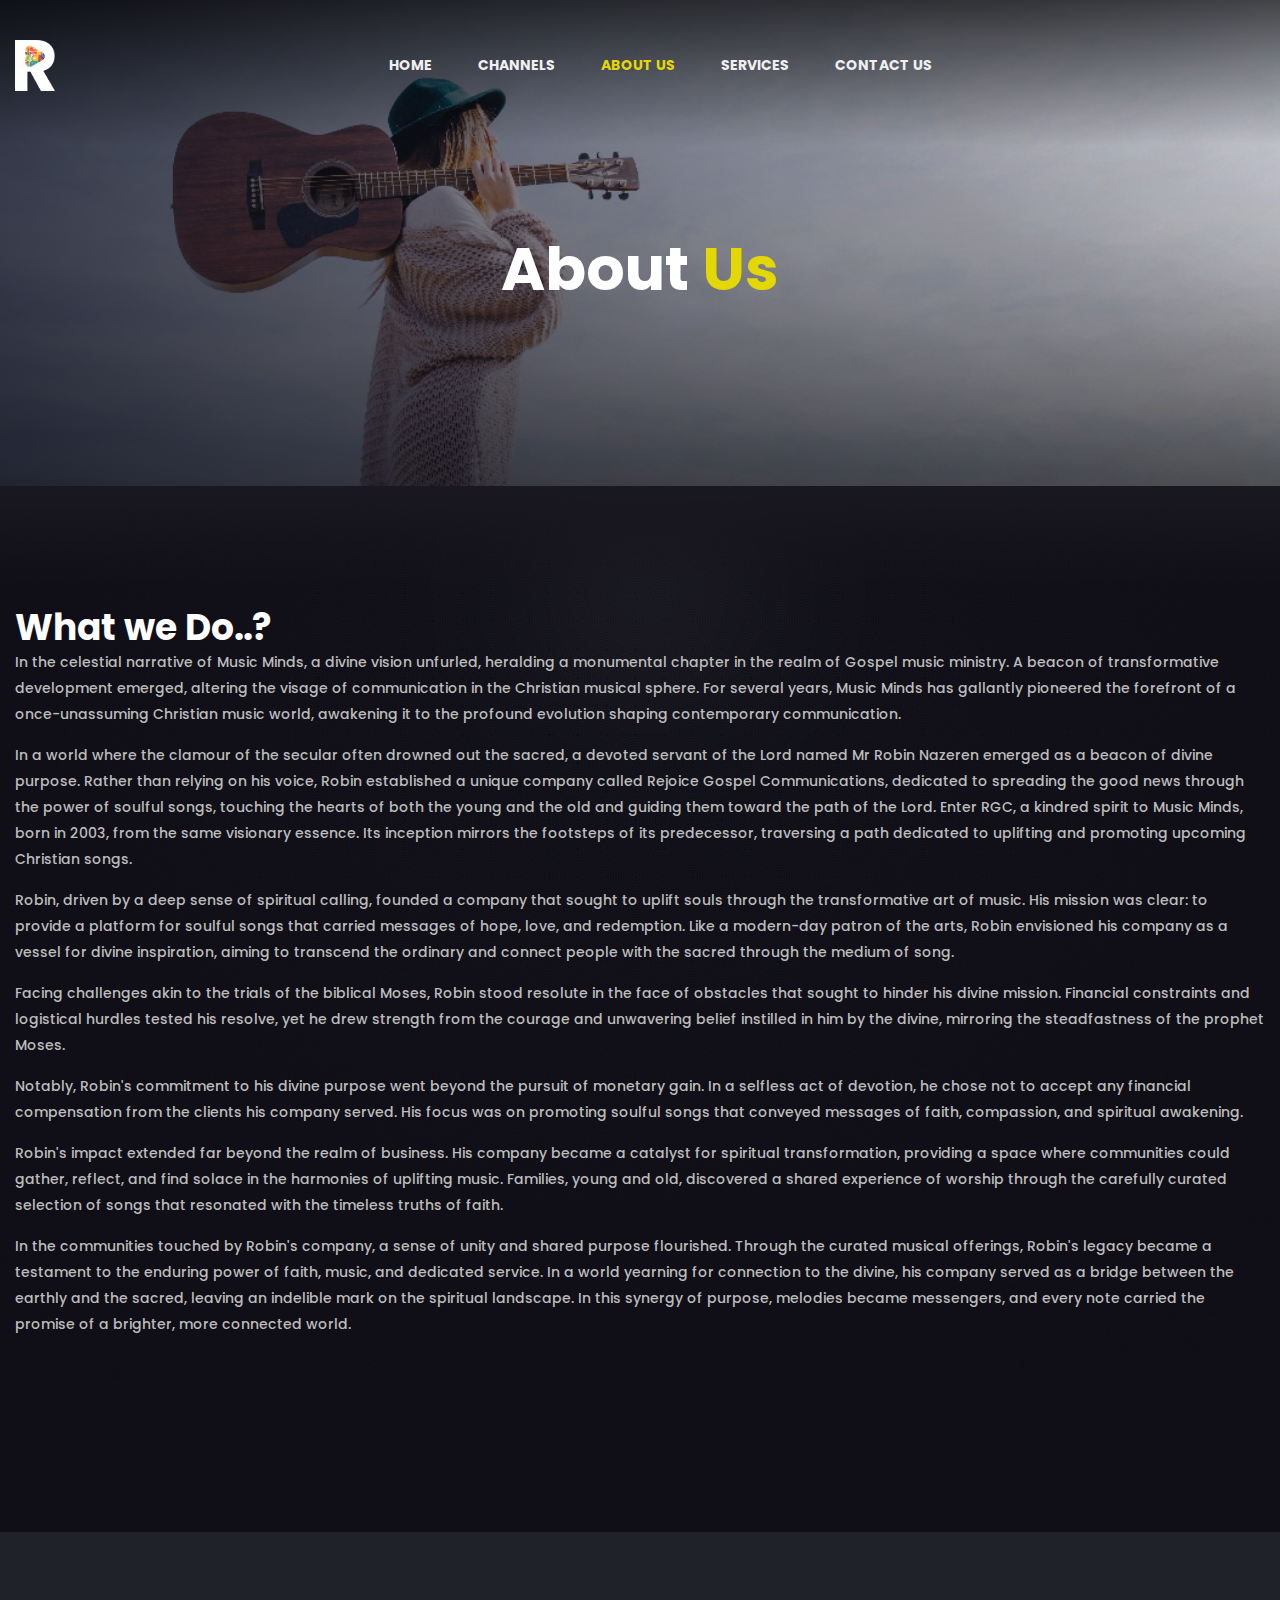
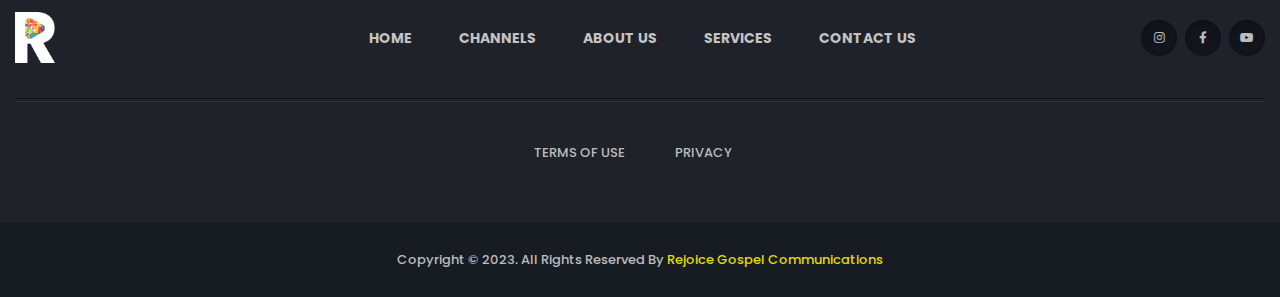
<file: about.html>
<!doctype html>
<html class="no-js" lang="">

<head>
    <meta charset="utf-8">
    <meta http-equiv="x-ua-compatible" content="ie=edge">
    <title>Rejoice Gospel Communications</title>
    <meta name="description" content="">
    <meta name="viewport" content="width=device-width, initial-scale=1">

   <link rel="shortcut icon" type="image/x-icon" href="../../img/fab.png">
    <!-- Place favicon.ico in the root directory -->

    <!-- CSS here -->
    <link rel="stylesheet" href="css/bootstrap.min.css">
    <link rel="stylesheet" href="css/animate.min.css">
    <link rel="stylesheet" href="css/magnific-popup.css">
    <link rel="stylesheet" href="css/fontawesome-all.min.css">
    <link rel="stylesheet" href="css/owl.carousel.min.css">
    <link rel="stylesheet" href="css/flaticon.css">
    <link rel="stylesheet" href="css/odometer.css">
    <link rel="stylesheet" href="css/aos.css">
    <link rel="stylesheet" href="css/slick.css">
    <link rel="stylesheet" href="css/default.css">
    <link rel="stylesheet" href="css/style.css">
    <link rel="stylesheet" href="css/responsive.css">
</head>

<body>

    <!-- preloader -->
    <div id="preloader">
        <div id="loading-center">
            <div id="loading-center-absolute">
                <img src="img/preloader.svg" alt="">
            </div>
        </div>
    </div>
    <!-- preloader-end -->

    <!-- Scroll-top -->
    <button class="scroll-top scroll-to-target" data-target="html">
        <i class="fas fa-angle-up"></i>
    </button>
    <!-- Scroll-top-end-->

    <!-- header-area -->
    <header>
        <div id="sticky-header" class="menu-area transparent-header">
            <div class="container custom-container">
                <div class="row">
                    <div class="col-12">
                        <div class="mobile-nav-toggler"><i class="fas fa-bars"></i></div>
                        <div class="menu-wrap">
                            <nav class="menu-nav show">
                                <div class="logo">
                                    <a href="index.html">
                                        <img src="img/logo/logo.png" height="51px" width="40px" alt="Logo">
                                    </a>
                                </div>
                                <div class="navbar-wrap main-menu d-none d-lg-flex">
                                    <ul class="navigation">
                                        <li><a href="./index.html">Home</a>
                                            <!-- <ul class="submenu">
                                                    <li class="active"><a href="index.html">Home One</a></li>
                                                    <li><a href="index-2.html">Home Two</a></li>
                                                </ul> -->
                                        </li>
                                        <li class="menu-item-has-children"><a href="#">Channels</a>
                                            <ul class="submenu">
                                                <li><a href="./channels/rejoicegospelcommunications/index.html">Rejoice
                                                        Gospel Communications</a></li>
                                                <li><a href="./channels/rejoicegospelmusic/index.html">Rejoice Gospel
                                                        Music</a></li>
                                                <li><a href="https://www.youtube.com/@rejoice_worshiptogether"
                                                        target="_blank">Rejoice Worship Together</a></li>
                                                <li><a href="https://www.youtube.com/@rejoiceShorts"
                                                        target="_blank">Rejoice Shorts</a></li>
                                                <li><a href="https://www.youtube.com/@rejoiceinstrumentalmusic7508"
                                                        target="_blank">Rejoice Instrumental Music</a></li>

                                            </ul>
                                        </li>
                                        <li class="active"><a href="#">About Us</a></li>
                                        <li><a href="./services.html">Services</a></li>
                                        <!-- <li class="menu-item-has-children"><a href="#">blog</a>
                                                <ul class="submenu">
                                                    <li><a href="blog.html">Our Blog</a></li>
                                                    <li><a href="blog-details.html">Blog Details</a></li>
                                                </ul>
                                            </li> -->
                                        <li><a href="contact.html">Contact Us</a></li>
                                    </ul>

                                </div>
                                <!-- <div class="header-action d-none d-md-block">
                                    <ul>
                                        <li class="header-search"><a href="#" data-toggle="modal"
                                                data-target="#search-modal"><i class="fas fa-search"></i></a></li>
                                        <li class="header-lang">
                                            <form action="#">
                                                <div class="icon"><i class="flaticon-globe"></i></div>
                                                <select id="lang-dropdown">
                                                    <option value="">En</option>
                                                    <option value="">Au</option>
                                                    <option value="">AR</option>
                                                    <option value="">TU</option>
                                                </select>
                                            </form>
                                        </li>
                                        <li class="header-btn"><a href="#" class="btn">Sign In</a></li>
                                    </ul>
                                </div> -->
                            </nav>
                        </div>

                        <!-- Mobile Menu  -->
                        <div class="mobile-menu">
                            <div class="close-btn"><i class="fas fa-times"></i></div>

                            <nav class="menu-box">
                                <div class="nav-logo"><a href="index.html"><img src="img/logo/logo.png" height="51px"
                                    style="height: 51px; width: 40px;"        width="40px" alt="" title=""></a>
                                </div>
                                <div class="menu-outer">
                                    <!--Here Menu Will Come Automatically Via Javascript / Same Menu as in Header-->
                                </div>
                                <div class="social-links">
                                    <ul class="clearfix">
                                        <li>
                                            <a href="https://www.instagram.com/rejoicegospelmusiq?igsh=YzVkODRmOTdmMw=="><i class="fab fa-instagram"></i></a>
                                          </li>
                                          <li>
                                            <a href="https://www.facebook.com/rejoicegospelcommunications?mibextid=qWsEUC"><i class="fab fa-facebook-f"></i></a>
                                          </li>
                                          <li>
                                            <a href="https://www.youtube.com/@RejoiceGospelCommunications"><i class="fab fa-youtube"></i></a>
                                          </li>
                                          <!-- <li>
                                            <a href="#"><i class="fab fa-linkedin-in"></i></a>
                                          </li> -->
                                    </ul>
                                </div>
                            </nav>
                        </div>
                        <div class="menu-backdrop"></div>
                        <!-- End Mobile Menu -->

                        <!-- Modal Search -->
                        <div class="modal fade" id="search-modal" tabindex="-1" role="dialog" aria-hidden="true">
                            <div class="modal-dialog" role="document">
                                <div class="modal-content">
                                    <form>
                                        <input type="text" placeholder="Search here...">
                                        <button><i class="fas fa-search"></i></button>
                                    </form>
                                </div>
                            </div>
                        </div>
                        <!-- Modal Search-end -->

                    </div>
                </div>
            </div>
        </div>
    </header>
    <!-- header-area-end -->


    <!-- main-area -->
    <main>

        <!-- breadcrumb-area -->
        <section class="breadcrumb-area breadcrumb-bg" data-background="./img/BANNER2.jpg" >
            <div class="container">
                <div class="row">
                    <div class="col-12">
                        <div class="breadcrumb-content">
                            <h2 class="title">About <span>Us</span></h2>
                            <!-- <nav aria-label="breadcrumb">
                                <ol class="breadcrumb">
                                    <li class="breadcrumb-item"><a href="index.html">Home</a></li>
                                    <li class="breadcrumb-item active" aria-current="page">About Us</li>
                                </ol>
                            </nav> -->
                        </div>
                    </div>
                </div>
            </div>
        </section>
        <!-- breadcrumb-area-end -->

        <!-- movie-area -->
        <section class="movie-area movie-bg" data-background="img/bg/movie_bg.jpg">
            <div class="container">
                <div class="row align-items-end mb-60">
                    <div class="col-lg-6">
                        <div class="section-title text-center text-lg-left">
                            <!-- <span class="sub-title">About Us</span> -->
                            <h2 class="title">
                                What we Do..?
                            </h2>
                        </div>
                    </div>
                    <div class="col-lg-12">
                        <p>
                            In the celestial narrative of Music Minds, a divine vision unfurled, heralding a monumental
                            chapter in the realm of Gospel music ministry. A beacon of transformative development
                            emerged, altering the visage of communication in the Christian musical sphere. For several
                            years, Music Minds has gallantly pioneered the forefront of a once-unassuming Christian
                            music world, awakening it to the profound evolution shaping contemporary communication.
                        </p>
                        <p>

                            In a world where the clamour of the secular often drowned out the sacred, a devoted servant
                            of the Lord named Mr Robin Nazeren emerged as a beacon of divine purpose. Rather than
                            relying on his voice, Robin established a unique company called Rejoice Gospel
                            Communications, dedicated to spreading the good news through the power of soulful songs,
                            touching the hearts of both the young and the old and guiding them toward the path of the
                            Lord. Enter RGC, a kindred spirit to Music Minds, born in 2003, from the same visionary
                            essence. Its inception mirrors the footsteps of its predecessor, traversing a path dedicated
                            to uplifting and promoting upcoming Christian songs.
                        </p>
                        <p>

                            Robin, driven by a deep sense of spiritual calling, founded a company that sought to uplift
                            souls through the transformative art of music. His mission was clear: to provide a platform
                            for soulful songs that carried messages of hope, love, and redemption. Like a modern-day
                            patron of the arts, Robin envisioned his company as a vessel for divine inspiration, aiming
                            to transcend the ordinary and connect people with the sacred through the medium of song.
                        </p>
                        <p>

                            Facing challenges akin to the trials of the biblical Moses, Robin stood resolute in the face
                            of obstacles that sought to hinder his divine mission. Financial constraints and logistical
                            hurdles tested his resolve, yet he drew strength from the courage and unwavering belief
                            instilled in him by the divine, mirroring the steadfastness of the prophet Moses.
                        </p>

                        <p>
                            Notably, Robin's commitment to his divine purpose went beyond the pursuit of monetary gain.
                            In a selfless act of devotion, he chose not to accept any financial compensation from the
                            clients his company served. His focus was on promoting soulful songs that conveyed messages
                            of faith, compassion, and spiritual awakening.
                        </p>
                        <p>
                            Robin's impact extended far beyond the realm of business. His company became a catalyst for
                            spiritual transformation, providing a space where communities could gather, reflect, and
                            find solace in the harmonies of uplifting music. Families, young and old, discovered a
                            shared experience of worship through the carefully curated selection of songs that resonated
                            with the timeless truths of faith.
                        </p>
                        <p>
                            In the communities touched by Robin's company, a sense of unity and shared purpose
                            flourished. Through the curated musical offerings, Robin's legacy became a testament to the
                            enduring power of faith, music, and dedicated service. In a world yearning for connection to
                            the divine, his company served as a bridge between the earthly and the sacred, leaving an
                            indelible mark on the spiritual landscape. In this synergy of purpose, melodies became
                            messengers, and every note carried the promise of a brighter, more connected world.
                        </p>
                    </div>
                    <!-- <div class="col-lg-6">
                        <div class="movie-page-meta">
                            <div class="tr-movie-menu-active text-center">
                                <button class="active" data-filter="*">Animation</button>
                                <button class="" data-filter=".cat-one">Movies</button>
                                <button class="" data-filter=".cat-two">Romantic</button>
                            </div>
                            <form action="#" class="movie-filter-form">
                                <select class="custom-select">
                                    <option selected>English</option>
                                    <option value="1">Blueray</option>
                                    <option value="2">4k Movie</option>
                                    <option value="3">Hd Movie</option>
                                </select>
                            </form>
                        </div>
                    </div> -->
                </div>
                <div class="row tr-movie-active">

                </div>
                <div class="row">
                    <div class="col-12">
                        <!-- <div class="pagination-wrap mt-30">
                            <nav>
                                <ul>
                                    <li class="active"><a href="#">1</a></li>
                                    <li><a href="#">2</a></li>
                                    <li><a href="#">3</a></li>
                                    <li><a href="#">4</a></li>
                                    <li><a href="#">Next</a></li>
                                </ul>
                            </nav>
                        </div> -->
                    </div>
                </div>
            </div>
        </section>
        <!-- movie-area-end -->

        <!-- newsletter-area -->
        <!-- <section class="newsletter-area newsletter-bg" data-background="img/bg/newsletter_bg.jpg">
            <div class="container">
                <div class="newsletter-inner-wrap">
                    <div class="row align-items-center">
                        <div class="col-lg-6">
                            <div class="newsletter-content">
                                <h4>Trial Start First 30 Days.</h4>
                                <p>Enter your email to create or restart your membership.</p>
                            </div>
                        </div>
                        <div class="col-lg-6">
                            <form action="#" class="newsletter-form">
                                <input type="email" required placeholder="Enter your email">
                                <button class="btn">get started</button>
                            </form>
                        </div>
                    </div>
                </div>
            </div>
        </section> -->
        <!-- newsletter-area-end -->

    </main>
    <!-- main-area-end -->


    <!-- footer-area -->
    <footer>
        <div class="footer-top-wrap">
            <div class="container">
                <div class="footer-menu-wrap">
                    <div class="row align-items-center">
                        <div class="col-lg-3">
                            <div class="footer-logo">
                                <a href="index.html"><img src="img/logo/logo.png" height="51px" width="40px" alt=""></a>
                            </div>
                        </div>
                        <div class="col-lg-6">
                    <div class="footer-menu" style="padding-left:4%;">
                                <nav>
                                    <ul class="navigation">
                                        <li><a href="index.html">Home</a></li>
                                        <li><a href="./channels/rejoicegospelcommunications/index.html">Channels</a></li>
                                        <li><a href="./about.html">About Us</a></li>
                                        <li><a href="./services.html">Services</a></li>
                                        <li><a href="./contact.html">Contact Us</a></li>
                                      </ul>
                     <!-- <div class="footer-search">
                                        <form action="#">
                                            <input type="text" placeholder="Find Favorite Movie">
                                            <button><i class="fas fa-search"></i></button>
                                        </form>
                                    </div> -->
                                </nav>
                            </div>
                        </div>
                        <div class="col-md-3">
                            <div class="footer-social">
                                <ul>
                                    <li>
                                      <a href="https://www.instagram.com/rejoicegospelmusiq?igsh=YzVkODRmOTdmMw=="><i class="fab fa-instagram"></i></a>
                                    </li>
                                    <li>
                                      <a href="https://www.facebook.com/rejoicegospelcommunications?mibextid=qWsEUC"><i class="fab fa-facebook-f"></i></a>
                                    </li>
                                    <li>
                                      <a href="https://www.youtube.com/@RejoiceGospelCommunications"><i class="fab fa-youtube"></i></a>
                                    </li>
                                    <!-- <li>
                                      <a href="#"><i class="fab fa-linkedin-in"></i></a>
                                    </li> -->
                                  </ul>
                            </div>
                          </div>
                    </div>
                </div>
                <div class="footer-quick-link-wrap">
                    <div class="row align-items-center">
          <div class="col-md-7 terms-privacy">
                            <div class="quick-link-list">
                                <ul>
                                  <!-- <li><a href="#">FAQ</a></li>
                                    <li><a href="#">Help Center</a></li> -->
                                    <li><a href="#">Terms of Use</a></li>
                                    <li><a href="#">Privacy</a></li>
                                </ul>
                            </div>
                        </div>
                    </div>
                </div>
            </div>
        </div>
        <div class="copyright-wrap">
            <div class="container">
                <div class="row">
                       <div class="col-lg-12 col-md-12" style="display: flex; justify-content: center;">
                        <div class="copyright-text">
                                          <p>
                  Copyright &copy; 2023. All Rights Reserved By
                  <a href="index.html">Rejoice Gospel Communications</a>
                </p>
                        </div>
                    </div>
                    <div class="col-lg-6 col-md-6">
                        <!-- <div class="payment-method-img text-center text-md-right">
                            <img src="img/images/card_img.png" alt="img">
                        </div> -->
                    </div>
                </div>
            </div>
        </div>
    </footer>
    <!-- footer-area-end -->





    <!-- JS here -->
    <script src="js/vendor/jquery-3.6.0.min.js"></script>
    <script src="js/popper.min.js"></script>
    <script src="js/bootstrap.min.js"></script>
    <script src="js/isotope.pkgd.min.js"></script>
    <script src="js/imagesloaded.pkgd.min.js"></script>
    <script src="js/jquery.magnific-popup.min.js"></script>
    <script src="js/owl.carousel.min.js"></script>
    <script src="js/jquery.odometer.min.js"></script>
    <script src="js/jquery.appear.js"></script>
    <script src="js/slick.min.js"></script>
    <script src="js/ajax-form.js"></script>
    <script src="js/wow.min.js"></script>
    <script src="js/aos.js"></script>
    <script src="js/plugins.js"></script>
    <script src="js/main.js"></script>
</body>

</html>
</file>
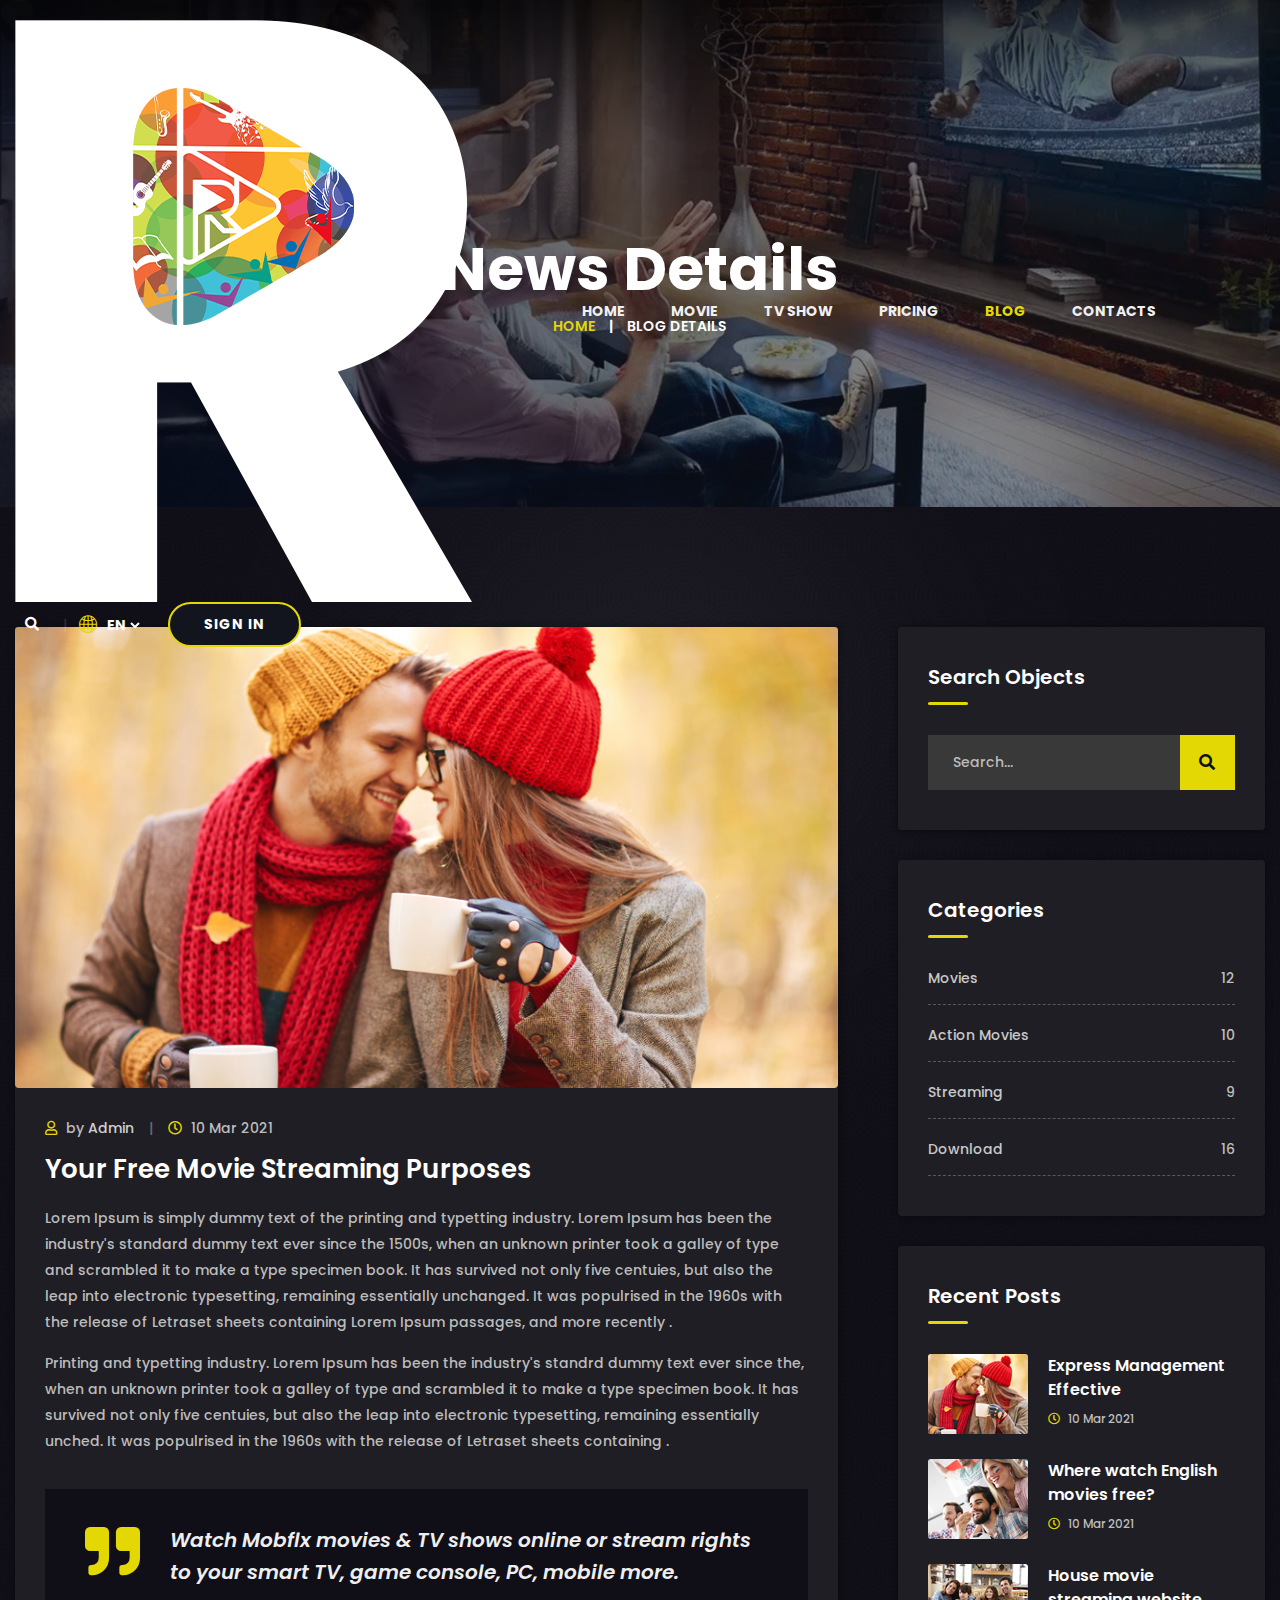
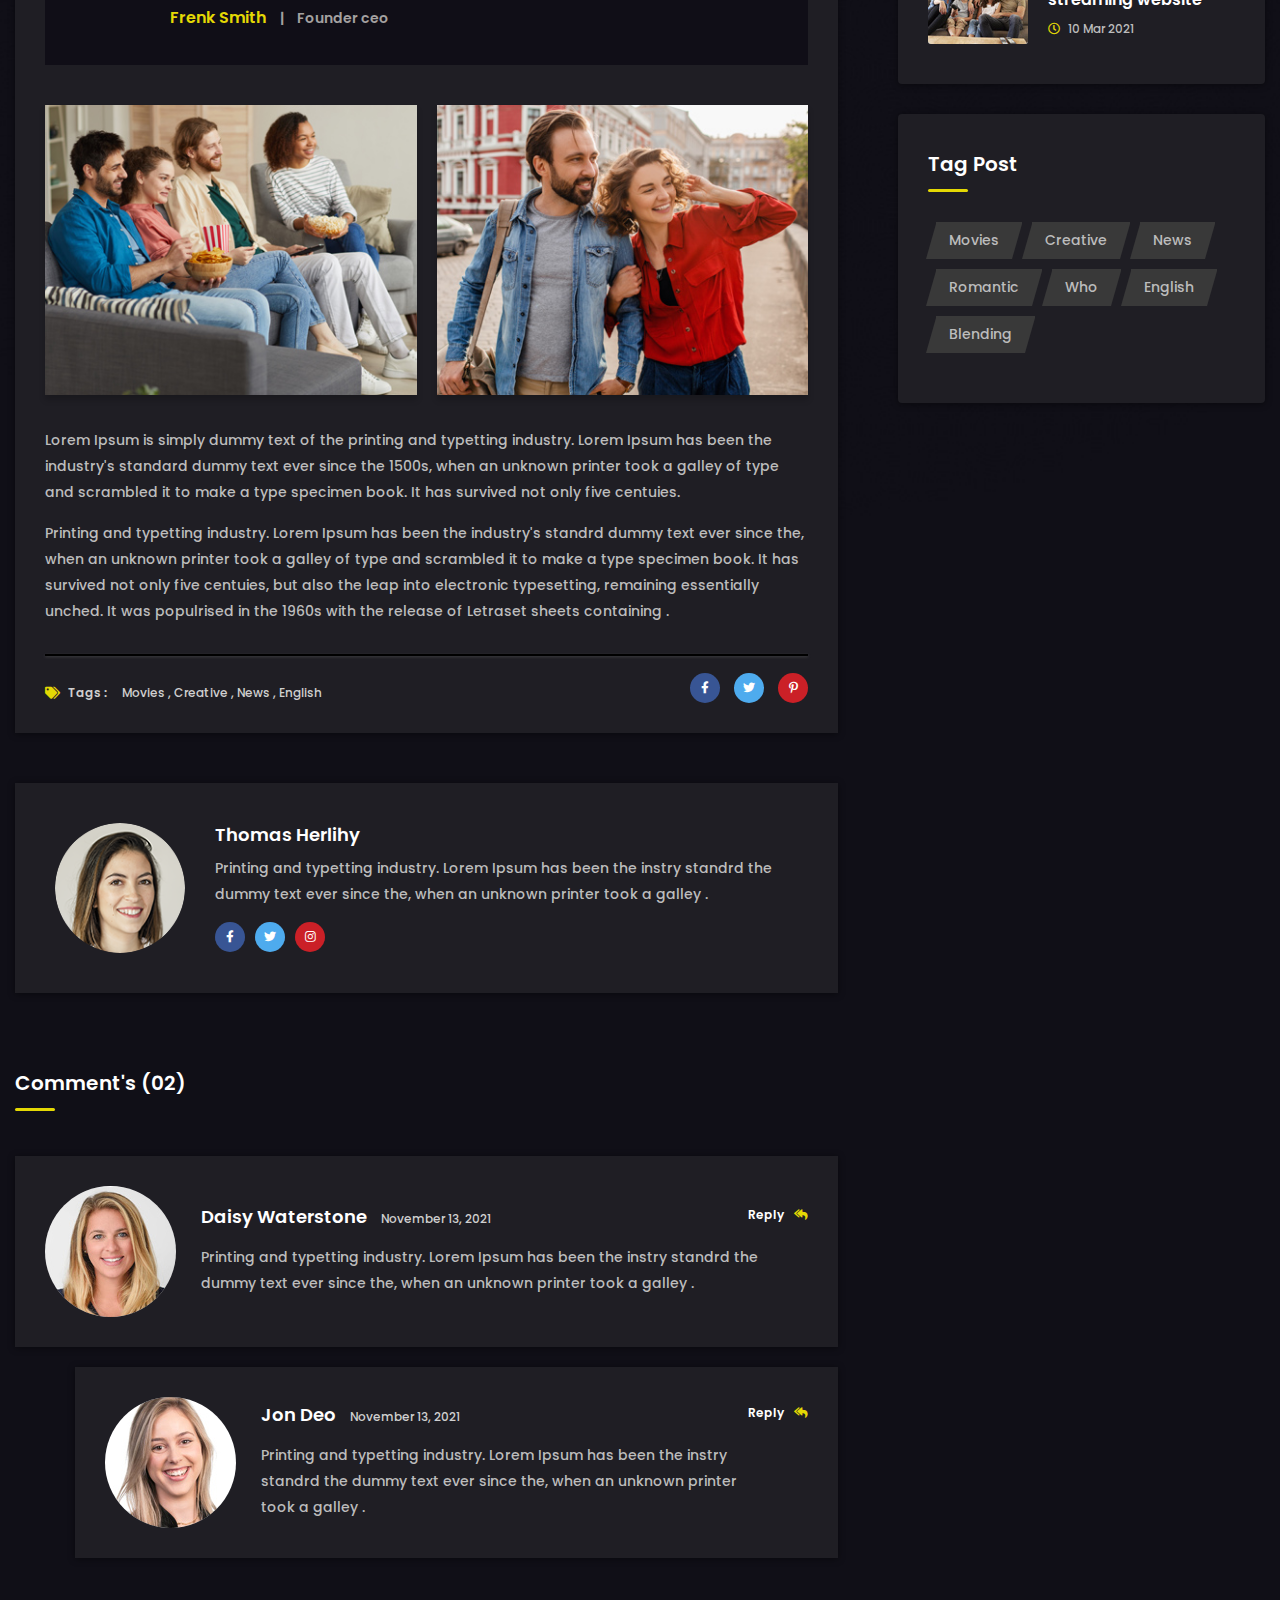
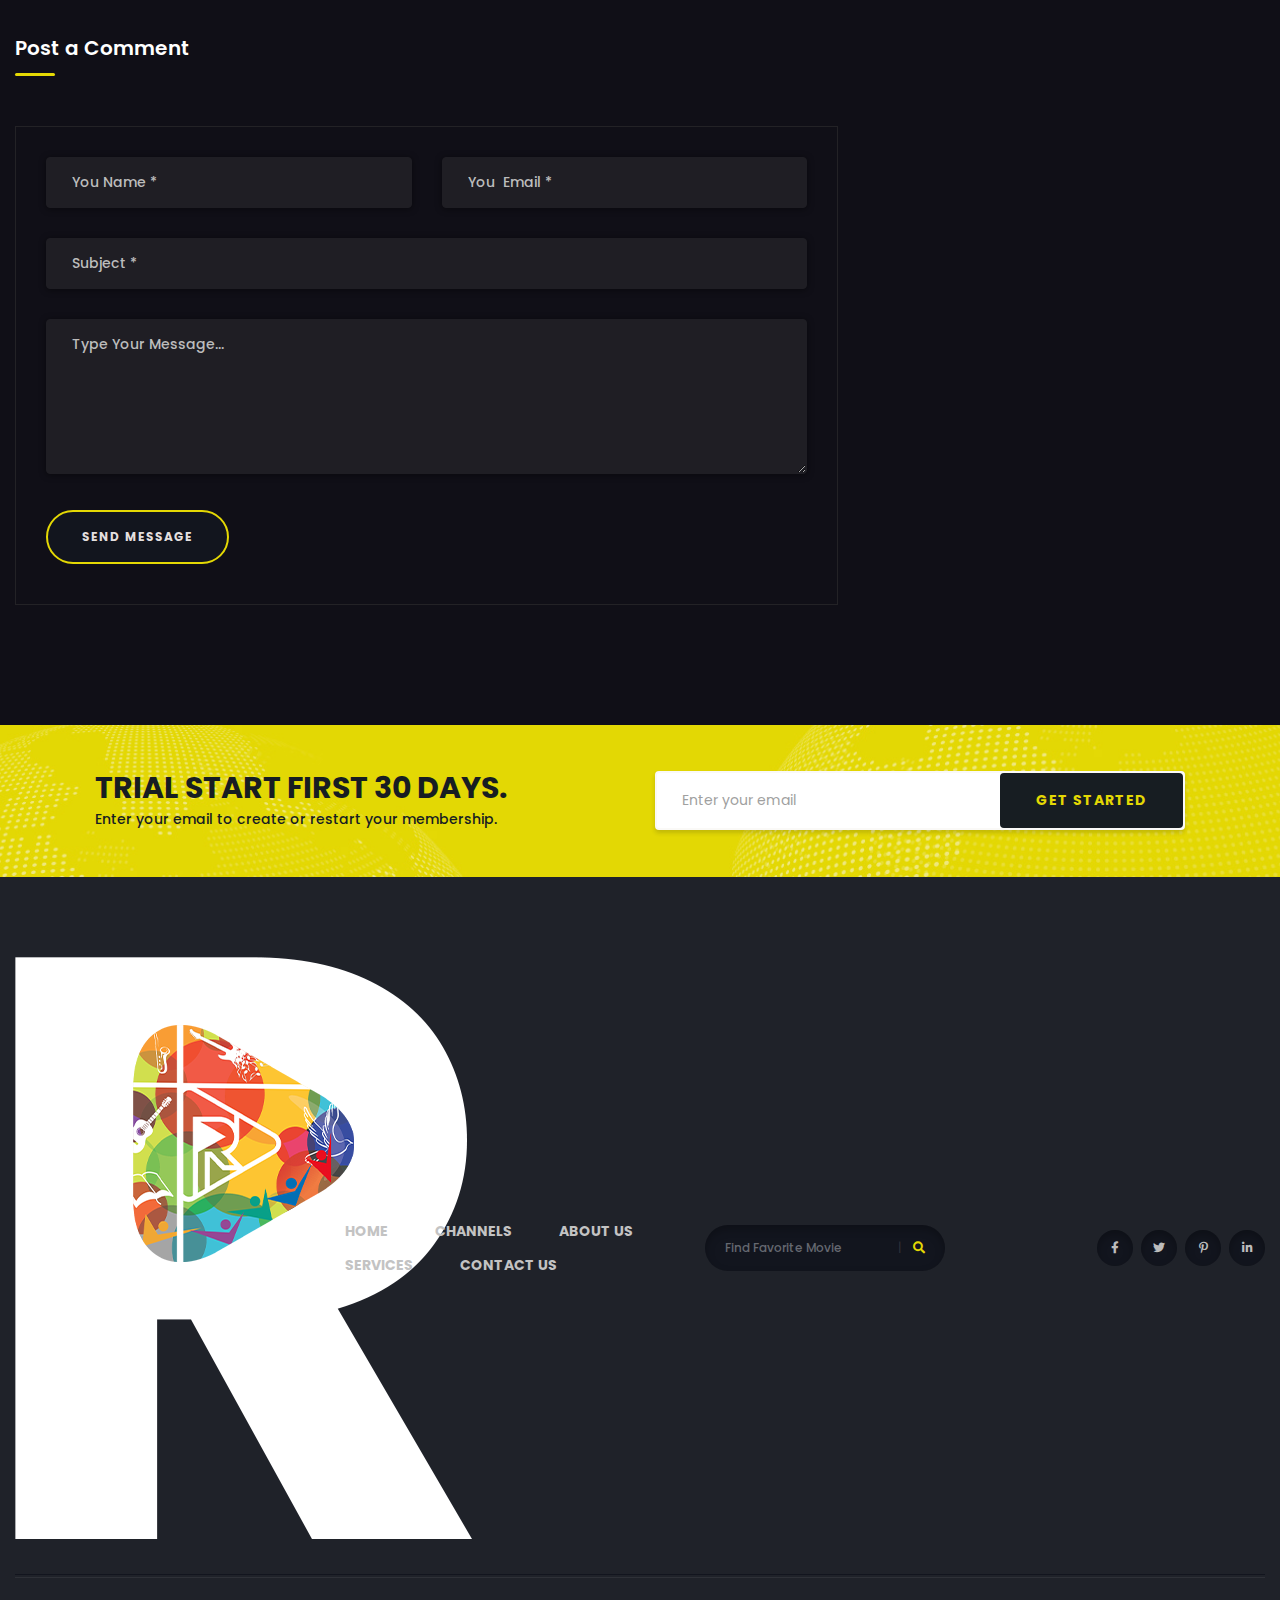
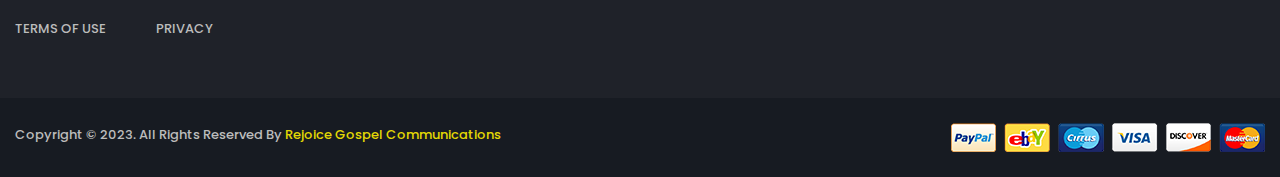
<file: blog-details.html>
<!DOCTYPE html>
<html class="no-js" lang="en">
  <head>
    <meta charset="utf-8" />
    <meta http-equiv="x-ua-compatible" content="ie=edge" />
    <title>
Rejoice Gospel Communications
    </title>
    <meta name="description" content="" />
    <meta name="viewport" content="width=device-width, initial-scale=1" />

    <link rel="shortcut icon" type="image/x-icon" href="img/favicon.png" />
    <!-- Place favicon.ico in the root directory -->

    <!-- CSS here -->
    <link rel="stylesheet" href="css/bootstrap.min.css" />
    <link rel="stylesheet" href="css/animate.min.css" />
    <link rel="stylesheet" href="css/magnific-popup.css" />
    <link rel="stylesheet" href="css/fontawesome-all.min.css" />
    <link rel="stylesheet" href="css/owl.carousel.min.css" />
    <link rel="stylesheet" href="css/flaticon.css" />
    <link rel="stylesheet" href="css/odometer.css" />
    <link rel="stylesheet" href="css/aos.css" />
    <link rel="stylesheet" href="css/slick.css" />
    <link rel="stylesheet" href="css/default.css" />
    <link rel="stylesheet" href="css/style.css" />
    <link rel="stylesheet" href="css/responsive.css" />
  </head>
  <body>
    <!-- preloader -->
    <div id="preloader">
      <div id="loading-center">
        <div id="loading-center-absolute">
          <img src="img/preloader.svg" alt="" />
        </div>
      </div>
    </div>
    <!-- preloader-end -->

    <!-- Scroll-top -->
    <button class="scroll-top scroll-to-target" data-target="html">
      <i class="fas fa-angle-up"></i>
    </button>
    <!-- Scroll-top-end-->

    <!-- header-area -->
    <header>
      <div id="sticky-header" class="menu-area transparent-header">
        <div class="container custom-container">
          <div class="row">
            <div class="col-12">
              <div class="mobile-nav-toggler"><i class="fas fa-bars"></i></div>
              <div class="menu-wrap">
                <nav class="menu-nav show">
                  <div class="logo">
                    <a href="index.html">
                      <img src="img/logo/logo.png" alt="Logo" />
                    </a>
                  </div>
                  <div class="navbar-wrap main-menu d-none d-lg-flex">
                    <ul class="navigation">
                      <li class="menu-item-has-children">
                        <a href="#">Home</a>
                        <ul class="submenu">
                          <li><a href="index.html">Home One</a></li>
                          <li><a href="index-2.html">Home Two</a></li>
                        </ul>
                      </li>
                      <li class="menu-item-has-children">
                        <a href="#">Movie</a>
                        <ul class="submenu">
                          <li><a href="movie.html">Movie</a></li>
                          <li>
                            <a href="movie-details.html">Movie Details</a>
                          </li>
                        </ul>
                      </li>
                      <li><a href="tv-show.html">tv show</a></li>
                      <li><a href="pricing.html">Pricing</a></li>
                      <li class="active menu-item-has-children">
                        <a href="#">blog</a>
                        <ul class="submenu">
                          <li><a href="blog.html">Our Blog</a></li>
                          <li class="active">
                            <a href="blog-details.html">Blog Details</a>
                          </li>
                        </ul>
                      </li>
                      <li><a href="../contact/index.html">contacts</a></li>
                    </ul>
                  </div>
                  <div class="header-action d-none d-md-block">
                    <ul>
                      <li class="header-search">
                        <a
                          href="#"
                          data-toggle="modal"
                          data-target="#search-modal"
                          ><i class="fas fa-search"></i
                        ></a>
                      </li>
                      <li class="header-lang">
                        <form action="#">
                          <div class="icon"><i class="flaticon-globe"></i></div>
                          <select id="lang-dropdown">
                            <option value="">En</option>
                            <option value="">Au</option>
                            <option value="">AR</option>
                            <option value="">TU</option>
                          </select>
                        </form>
                      </li>
                      <li class="header-btn">
                        <a href="#" class="btn">Sign In</a>
                      </li>
                    </ul>
                  </div>
                </nav>
              </div>

              <!-- Mobile Menu  -->
              <div class="mobile-menu">
                <div class="close-btn"><i class="fas fa-times"></i></div>

                <nav class="menu-box">
                  <div class="nav-logo">
                    <a href="index.html"
                      ><img src="img/logo/logo.png" alt="" title=""
                    /></a>
                  </div>
                  <div class="menu-outer">
                    <!--Here Menu Will Come Automatically Via Javascript / Same Menu as in Header-->
                  </div>
                  <div class="social-links">
                    <ul class="clearfix">
                      <li>
                        <a href="#"><span class="fab fa-twitter"></span></a>
                      </li>
                      <li>
                        <a href="#"
                          ><span class="fab fa-facebook-square"></span
                        ></a>
                      </li>
                      <li>
                        <a href="#"><span class="fab fa-pinterest-p"></span></a>
                      </li>
                      <li>
                        <a href="#"><span class="fab fa-instagram"></span></a>
                      </li>
                      <li>
                        <a href="#"><span class="fab fa-youtube"></span></a>
                      </li>
                    </ul>
                  </div>
                </nav>
              </div>
              <div class="menu-backdrop"></div>
              <!-- End Mobile Menu -->

              <!-- Modal Search -->
              <div
                class="modal fade"
                id="search-modal"
                tabindex="-1"
                role="dialog"
                aria-hidden="true"
              >
                <div class="modal-dialog" role="document">
                  <div class="modal-content">
                    <form>
                      <input type="text" placeholder="Search here..." />
                      <button><i class="fas fa-search"></i></button>
                    </form>
                  </div>
                </div>
              </div>
              <!-- Modal Search-end -->
            </div>
          </div>
        </div>
      </div>
    </header>
    <!-- header-area-end -->

    <!-- main-area -->
    <main>
      <!-- breadcrumb-area -->
      <section
        class="breadcrumb-area breadcrumb-bg"
        data-background="img/bg/breadcrumb_bg.jpg"
      >
        <div class="container">
          <div class="row">
            <div class="col-12">
              <div class="breadcrumb-content">
                <h2 class="title">News Details</h2>
                <nav aria-label="breadcrumb">
                  <ol class="breadcrumb">
                    <li class="breadcrumb-item">
                      <a href="index.html">Home</a>
                    </li>
                    <li class="breadcrumb-item active" aria-current="page">
                      Blog Details
                    </li>
                  </ol>
                </nav>
              </div>
            </div>
          </div>
        </div>
      </section>
      <!-- breadcrumb-area-end -->

      <!-- blog-details-area -->
      <section
        class="blog-details-area blog-bg"
        data-background="img/bg/blog_bg.jpg"
      >
        <div class="container">
          <div class="row">
            <div class="col-lg-8">
              <div class="blog-post-item blog-details-wrap">
                <div class="blog-post-thumb">
                  <a href="blog-details.html"
                    ><img src="img/blog/blog_thumb01.jpg" alt=""
                  /></a>
                </div>
                <div class="blog-post-content">
                  <div class="blog-details-top-meta">
                    <span class="user"
                      ><i class="far fa-user"></i> by
                      <a href="#">Admin</a></span
                    >
                    <span class="date"
                      ><i class="far fa-clock"></i> 10 Mar 2021</span
                    >
                  </div>
                  <h2 class="title">Your Free Movie Streaming Purposes</h2>
                  <p>
                    Lorem Ipsum is simply dummy text of the printing and
                    typetting industry. Lorem Ipsum has been the industry's
                    standard dummy text ever since the 1500s, when an unknown
                    printer took a galley of type and scrambled it to make a
                    type specimen book. It has survived not only five centuies,
                    but also the leap into electronic typesetting, remaining
                    essentially unchanged. It was populrised in the 1960s with
                    the release of Letraset sheets containing Lorem Ipsum
                    passages, and more recently .
                  </p>
                  <p>
                    Printing and typetting industry. Lorem Ipsum has been the
                    industry's standrd dummy text ever since the, when an
                    unknown printer took a galley of type and scrambled it to
                    make a type specimen book. It has survived not only five
                    centuies, but also the leap into electronic typesetting,
                    remaining essentially unched. It was populrised in the 1960s
                    with the release of Letraset sheets containing .
                  </p>
                  <blockquote>
                    <i class="fas fa-quote-right"></i>
                    <p>
                      Watch Mobflx movies & TV shows online or stream rights to
                      your smart TV, game console, PC, mobile more.
                    </p>
                    <figure><span>Frenk Smith</span> Founder ceo</figure>
                  </blockquote>
                  <div class="blog-img-wrap">
                    <div class="row">
                      <div class="col-sm-6">
                        <img src="img/blog/blog_details_img01.jpg" alt="" />
                      </div>
                      <div class="col-sm-6">
                        <img src="img/blog/blog_details_img02.jpg" alt="" />
                      </div>
                    </div>
                  </div>
                  <p>
                    Lorem Ipsum is simply dummy text of the printing and
                    typetting industry. Lorem Ipsum has been the industry's
                    standard dummy text ever since the 1500s, when an unknown
                    printer took a galley of type and scrambled it to make a
                    type specimen book. It has survived not only five centuies.
                  </p>
                  <p>
                    Printing and typetting industry. Lorem Ipsum has been the
                    industry's standrd dummy text ever since the, when an
                    unknown printer took a galley of type and scrambled it to
                    make a type specimen book. It has survived not only five
                    centuies, but also the leap into electronic typesetting,
                    remaining essentially unched. It was populrised in the 1960s
                    with the release of Letraset sheets containing .
                  </p>
                  <div class="blog-post-meta">
                    <div class="blog-details-tags">
                      <ul>
                        <li><i class="fas fa-tags"></i> <span>Tags :</span></li>
                        <li>
                          <a href="#">Movies ,</a> <a href="#">Creative ,</a>
                          <a href="#">News ,</a> <a href="#">English</a>
                        </li>
                      </ul>
                    </div>
                    <div class="blog-post-share">
                      <a href="#"><i class="fab fa-facebook-f"></i></a>
                      <a href="#"><i class="fab fa-twitter"></i></a>
                      <a href="#"><i class="fab fa-pinterest-p"></i></a>
                    </div>
                  </div>
                </div>
              </div>
              <div class="avatar-post mt-40 mb-80">
                <div class="post-avatar-img">
                  <img src="img/blog/post_avatar_img.png" alt="img" />
                </div>
                <div class="post-avatar-content">
                  <h5>Thomas Herlihy</h5>
                  <p>
                    Printing and typetting industry. Lorem Ipsum has been the
                    instry standrd the dummy text ever since the, when an
                    unknown printer took a galley .
                  </p>
                  <ul>
                    <li>
                      <a href="#"><i class="fab fa-facebook-f"></i></a>
                    </li>
                    <li>
                      <a href="#"><i class="fab fa-twitter"></i></a>
                    </li>
                    <li>
                      <a href="#"><i class="fab fa-instagram"></i></a>
                    </li>
                  </ul>
                </div>
              </div>
              <div class="blog-comment mb-80">
                <div class="widget-title mb-45">
                  <h5 class="title">Comment's (02)</h5>
                </div>
                <ul>
                  <li>
                    <div class="single-comment">
                      <div class="comment-avatar-img">
                        <img src="img/blog/comment_avatar01.jpg" alt="img" />
                      </div>
                      <div class="comment-text">
                        <div class="comment-avatar-info">
                          <h5>
                            Daisy Waterstone
                            <span class="comment-date">November 13, 2021</span>
                          </h5>
                          <a href="#" class="comment-reply-link"
                            >Reply <i class="fas fa-reply-all"></i
                          ></a>
                        </div>
                        <p>
                          Printing and typetting industry. Lorem Ipsum has been
                          the instry standrd the dummy text ever since the, when
                          an unknown printer took a galley .
                        </p>
                      </div>
                    </div>
                  </li>
                  <li class="comment-reply">
                    <div class="single-comment">
                      <div class="comment-avatar-img">
                        <img src="img/blog/comment_avatar02.jpg" alt="img" />
                      </div>
                      <div class="comment-text">
                        <div class="comment-avatar-info">
                          <h5>
                            Jon Deo
                            <span class="comment-date">November 13, 2021</span>
                          </h5>
                          <a href="#" class="comment-reply-link"
                            >Reply <i class="fas fa-reply-all"></i
                          ></a>
                        </div>
                        <p>
                          Printing and typetting industry. Lorem Ipsum has been
                          the instry standrd the dummy text ever since the, when
                          an unknown printer took a galley .
                        </p>
                      </div>
                    </div>
                  </li>
                </ul>
              </div>
              <div class="contact-form-wrap">
                <div class="widget-title mb-50">
                  <h5 class="title">Post a Comment</h5>
                </div>
                <div class="contact-form">
                  <form action="#">
                    <div class="row">
                      <div class="col-md-6">
                        <input type="text" placeholder="You Name *" />
                      </div>
                      <div class="col-md-6">
                        <input type="email" placeholder="You  Email *" />
                      </div>
                    </div>
                    <input type="text" placeholder="Subject *" />
                    <textarea
                      name="message"
                      placeholder="Type Your Message..."
                    ></textarea>
                    <button class="btn">Send Message</button>
                  </form>
                </div>
              </div>
            </div>
            <div class="col-lg-4">
              <aside class="blog-sidebar">
                <div class="widget blog-widget">
                  <div class="widget-title mb-30">
                    <h5 class="title">Search Objects</h5>
                  </div>
                  <form action="#" class="sidebar-search">
                    <input type="text" placeholder="Search..." />
                    <button><i class="fas fa-search"></i></button>
                  </form>
                </div>
                <div class="widget blog-widget">
                  <div class="widget-title mb-30">
                    <h5 class="title">Categories</h5>
                  </div>
                  <div class="sidebar-cat">
                    <ul>
                      <li><a href="#">Movies</a> <span>12</span></li>
                      <li><a href="#">Action Movies</a> <span>10</span></li>
                      <li><a href="#">Streaming</a> <span>9</span></li>
                      <li><a href="#">Download</a> <span>16</span></li>
                    </ul>
                  </div>
                </div>
                <div class="widget blog-widget">
                  <div class="widget-title mb-30">
                    <h5 class="title">Recent Posts</h5>
                  </div>
                  <div class="rc-post">
                    <ul>
                      <li class="rc-post-item">
                        <div class="thumb">
                          <a href="blog-details.html"
                            ><img src="img/blog/rc_post_thumb01.jpg" alt=""
                          /></a>
                        </div>
                        <div class="content">
                          <h5 class="title">
                            <a href="blog-details.html"
                              >Express Management Effective</a
                            >
                          </h5>
                          <span class="date"
                            ><i class="far fa-clock"></i> 10 Mar 2021</span
                          >
                        </div>
                      </li>
                      <li class="rc-post-item">
                        <div class="thumb">
                          <a href="blog-details.html"
                            ><img src="img/blog/rc_post_thumb02.jpg" alt=""
                          /></a>
                        </div>
                        <div class="content">
                          <h5 class="title">
                            <a href="blog-details.html"
                              >Where watch English movies free?</a
                            >
                          </h5>
                          <span class="date"
                            ><i class="far fa-clock"></i> 10 Mar 2021</span
                          >
                        </div>
                      </li>
                      <li class="rc-post-item">
                        <div class="thumb">
                          <a href="blog-details.html"
                            ><img src="img/blog/rc_post_thumb03.jpg" alt=""
                          /></a>
                        </div>
                        <div class="content">
                          <h5 class="title">
                            <a href="blog-details.html"
                              >House movie streaming website</a
                            >
                          </h5>
                          <span class="date"
                            ><i class="far fa-clock"></i> 10 Mar 2021</span
                          >
                        </div>
                      </li>
                    </ul>
                  </div>
                </div>
                <div class="widget blog-widget">
                  <div class="widget-title mb-30">
                    <h5 class="title">Tag Post</h5>
                  </div>
                  <div class="tag-list">
                    <ul>
                      <li><a href="#">Movies</a></li>
                      <li><a href="#">Creative</a></li>
                      <li><a href="#">News</a></li>
                      <li><a href="#">Romantic</a></li>
                      <li><a href="#">Who</a></li>
                      <li><a href="#">English</a></li>
                      <li><a href="#">Blending</a></li>
                    </ul>
                  </div>
                </div>
              </aside>
            </div>
          </div>
        </div>
      </section>
      <!-- blog-area-end -->

      <!-- newsletter-area -->
      <section
        class="newsletter-area newsletter-bg"
        data-background="img/bg/newsletter_bg.jpg"
      >
        <div class="container">
          <div class="newsletter-inner-wrap">
            <div class="row align-items-center">
              <div class="col-lg-6">
                <div class="newsletter-content">
                  <h4>Trial Start First 30 Days.</h4>
                  <p>Enter your email to create or restart your membership.</p>
                </div>
              </div>
              <div class="col-lg-6">
                <form action="#" class="newsletter-form">
                  <input type="email" required placeholder="Enter your email" />
                  <button class="btn">get started</button>
                </form>
              </div>
            </div>
          </div>
        </div>
      </section>
      <!-- newsletter-area-end -->
    </main>
    <!-- main-area-end -->

    <!-- footer-area -->
    <footer>
      <div class="footer-top-wrap">
        <div class="container">
          <div class="footer-menu-wrap">
            <div class="row align-items-center">
              <div class="col-lg-3">
                <div class="footer-logo">
                  <a href="index.html"
                    ><img src="img/logo/logo.png" alt=""
                  /></a>
                </div>
              </div>
              <div class="col-lg-6">
                <div class="footer-menu">
                  <nav>
                    <ul class="navigation">
                      <li><a href="index.html">Home</a></li>
                      <li><a href="index.html">Channels</a></li>
                      <li><a href="index.html">About Us</a></li>
                      <li><a href="index.html">Services</a></li>
                      <li><a href="index.html">Contact Us</a></li>
                    </ul>
                    <div class="footer-search">
                      <form action="#">
                        <input type="text" placeholder="Find Favorite Movie" />
                        <button><i class="fas fa-search"></i></button>
                      </form>
                    </div>
                  </nav>
                </div>
              </div>
              <div class="col-md-3">
                <div class="footer-social">
                  <ul>
                    <li>
                      <a href="#"><i class="fab fa-facebook-f"></i></a>
                    </li>
                    <li>
                      <a href="#"><i class="fab fa-twitter"></i></a>
                    </li>
                    <li>
                      <a href="#"><i class="fab fa-pinterest-p"></i></a>
                    </li>
                    <li>
                      <a href="#"><i class="fab fa-linkedin-in"></i></a>
                    </li>
                  </ul>
                </div>
              </div>
            </div>
          </div>
          <div class="footer-quick-link-wrap">
            <div class="row align-items-center">
              <div class="col-md-7">
                <div class="quick-link-list">
                  <ul>
                    <!-- <li><a href="#">FAQ</a></li>
                                        <li><a href="#">Help Center</a></li> -->
                    <li><a href="#">Terms of Use</a></li>
                    <li><a href="#">Privacy</a></li>
                  </ul>
                </div>
              </div>
              <!-- <div class="col-md-5">
                                <div class="footer-social">
                                    <ul>
                                        <li><a href="#"><i class="fab fa-facebook-f"></i></a></li>
                                        <li><a href="#"><i class="fab fa-twitter"></i></a></li>
                                        <li><a href="#"><i class="fab fa-pinterest-p"></i></a></li>
                                        <li><a href="#"><i class="fab fa-linkedin-in"></i></a></li>
                                    </ul>
                                </div>
                            </div> -->
            </div>
          </div>
        </div>
      </div>
      <div class="copyright-wrap">
        <div class="container">
          <div class="row">
            <div class="col-lg-6 col-md-6">
              <div class="copyright-text">
                <p>
                  Copyright &copy; 2023. All Rights Reserved By
                  <a href="index.html">Rejoice Gospel Communications</a>
                </p>
              </div>
            </div>
            <div class="col-lg-6 col-md-6">
              <div class="payment-method-img text-center text-md-right">
                <img src="img/images/card_img.png" alt="img" />
              </div>
            </div>
          </div>
        </div>
      </div>
    </footer>
    <!-- footer-area-end -->

    <!-- JS here -->
    <script src="js/vendor/jquery-3.6.0.min.js"></script>
    <script src="js/popper.min.js"></script>
    <script src="js/bootstrap.min.js"></script>
    <script src="js/isotope.pkgd.min.js"></script>
    <script src="js/imagesloaded.pkgd.min.js"></script>
    <script src="js/jquery.magnific-popup.min.js"></script>
    <script src="js/owl.carousel.min.js"></script>
    <script src="js/jquery.odometer.min.js"></script>
    <script src="js/jquery.appear.js"></script>
    <script src="js/slick.min.js"></script>
    <script src="js/ajax-form.js"></script>
    <script src="js/wow.min.js"></script>
    <script src="js/aos.js"></script>
    <script src="js/plugins.js"></script>
    <script src="js/main.js"></script>
  </body>
</html>
</file>
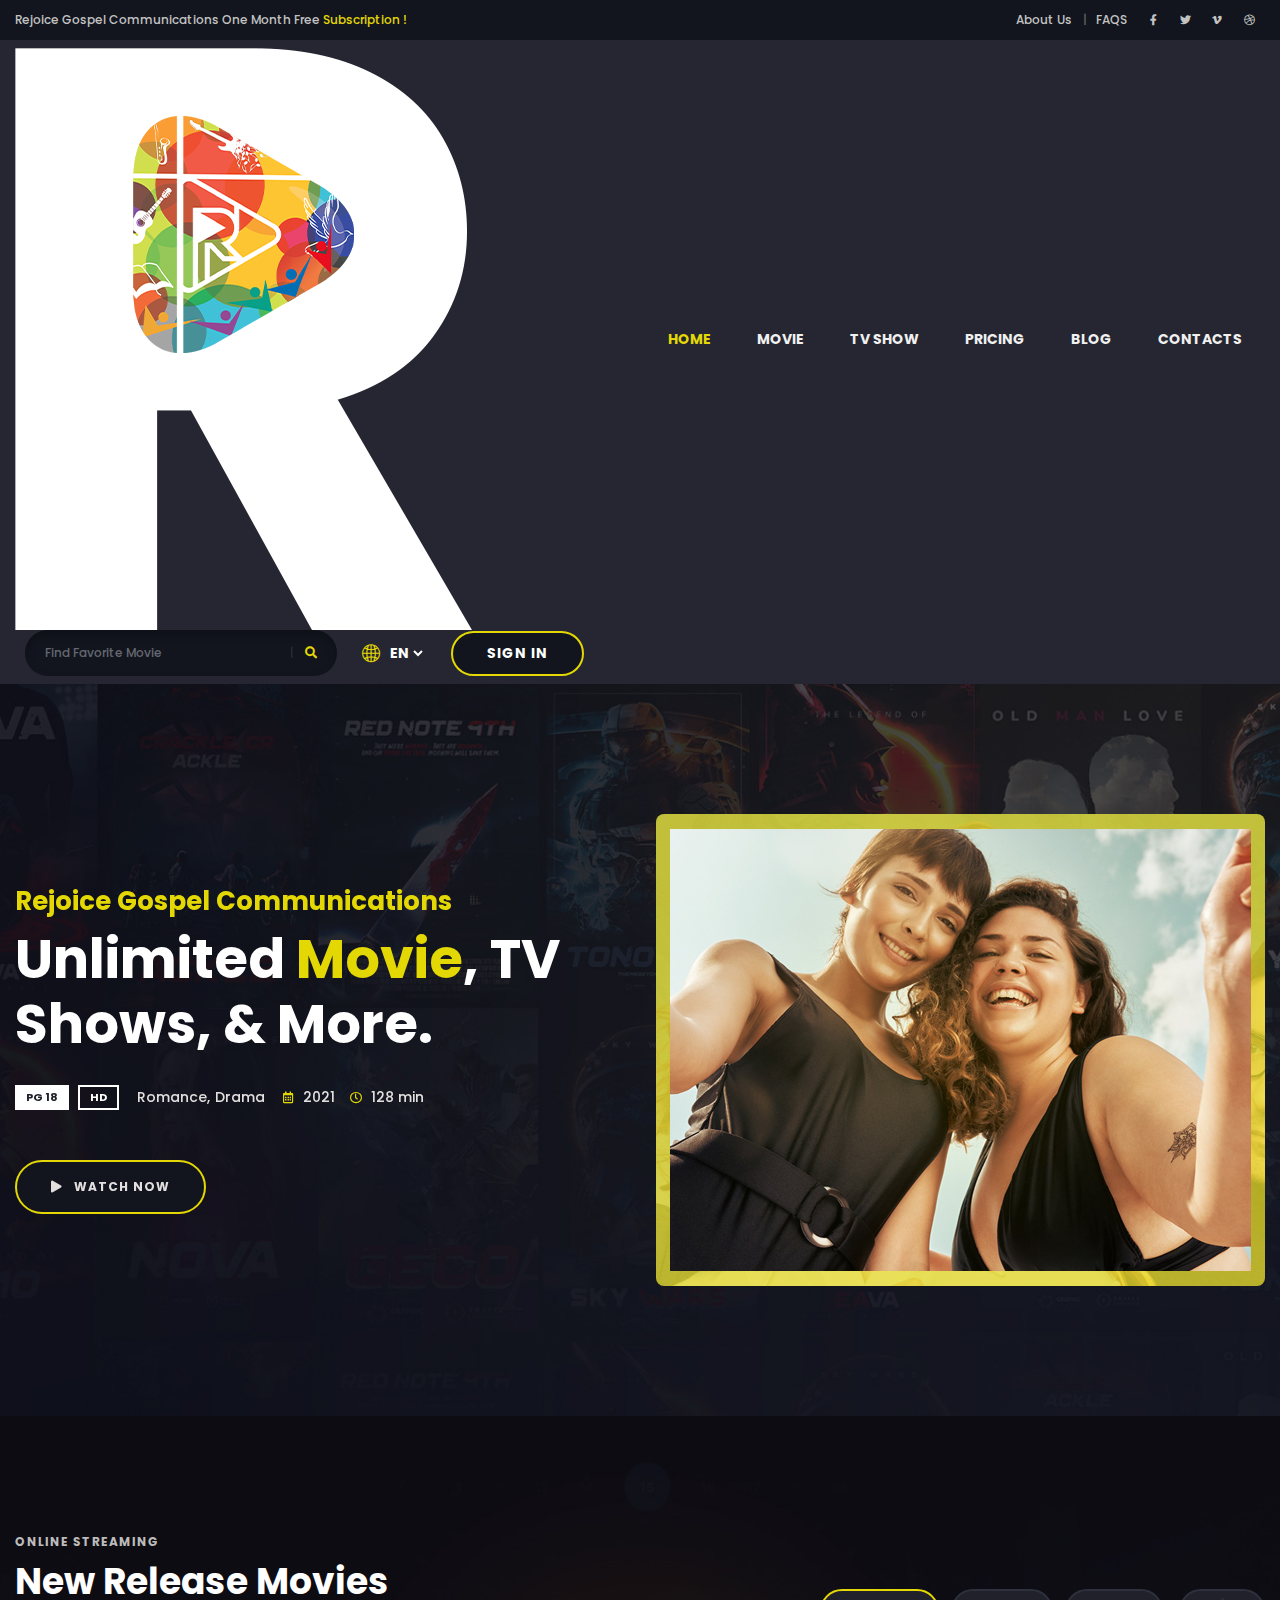
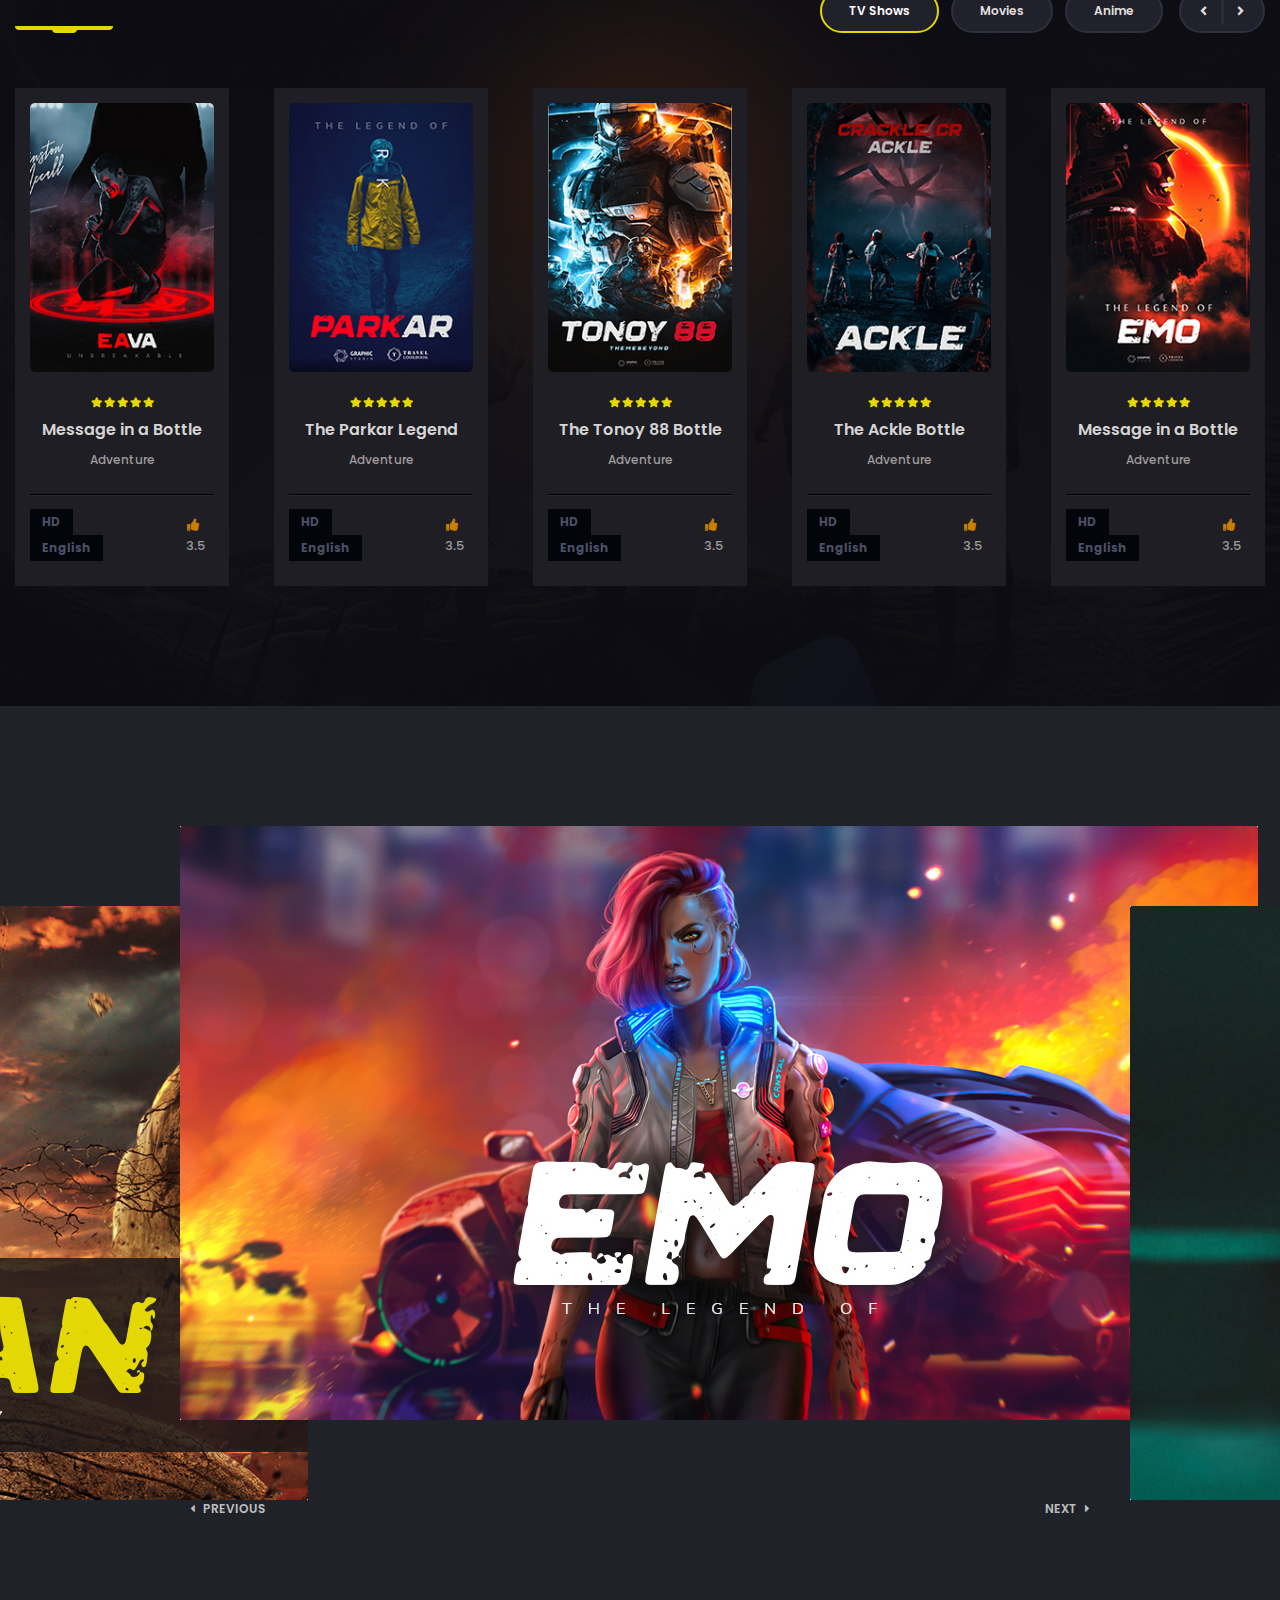
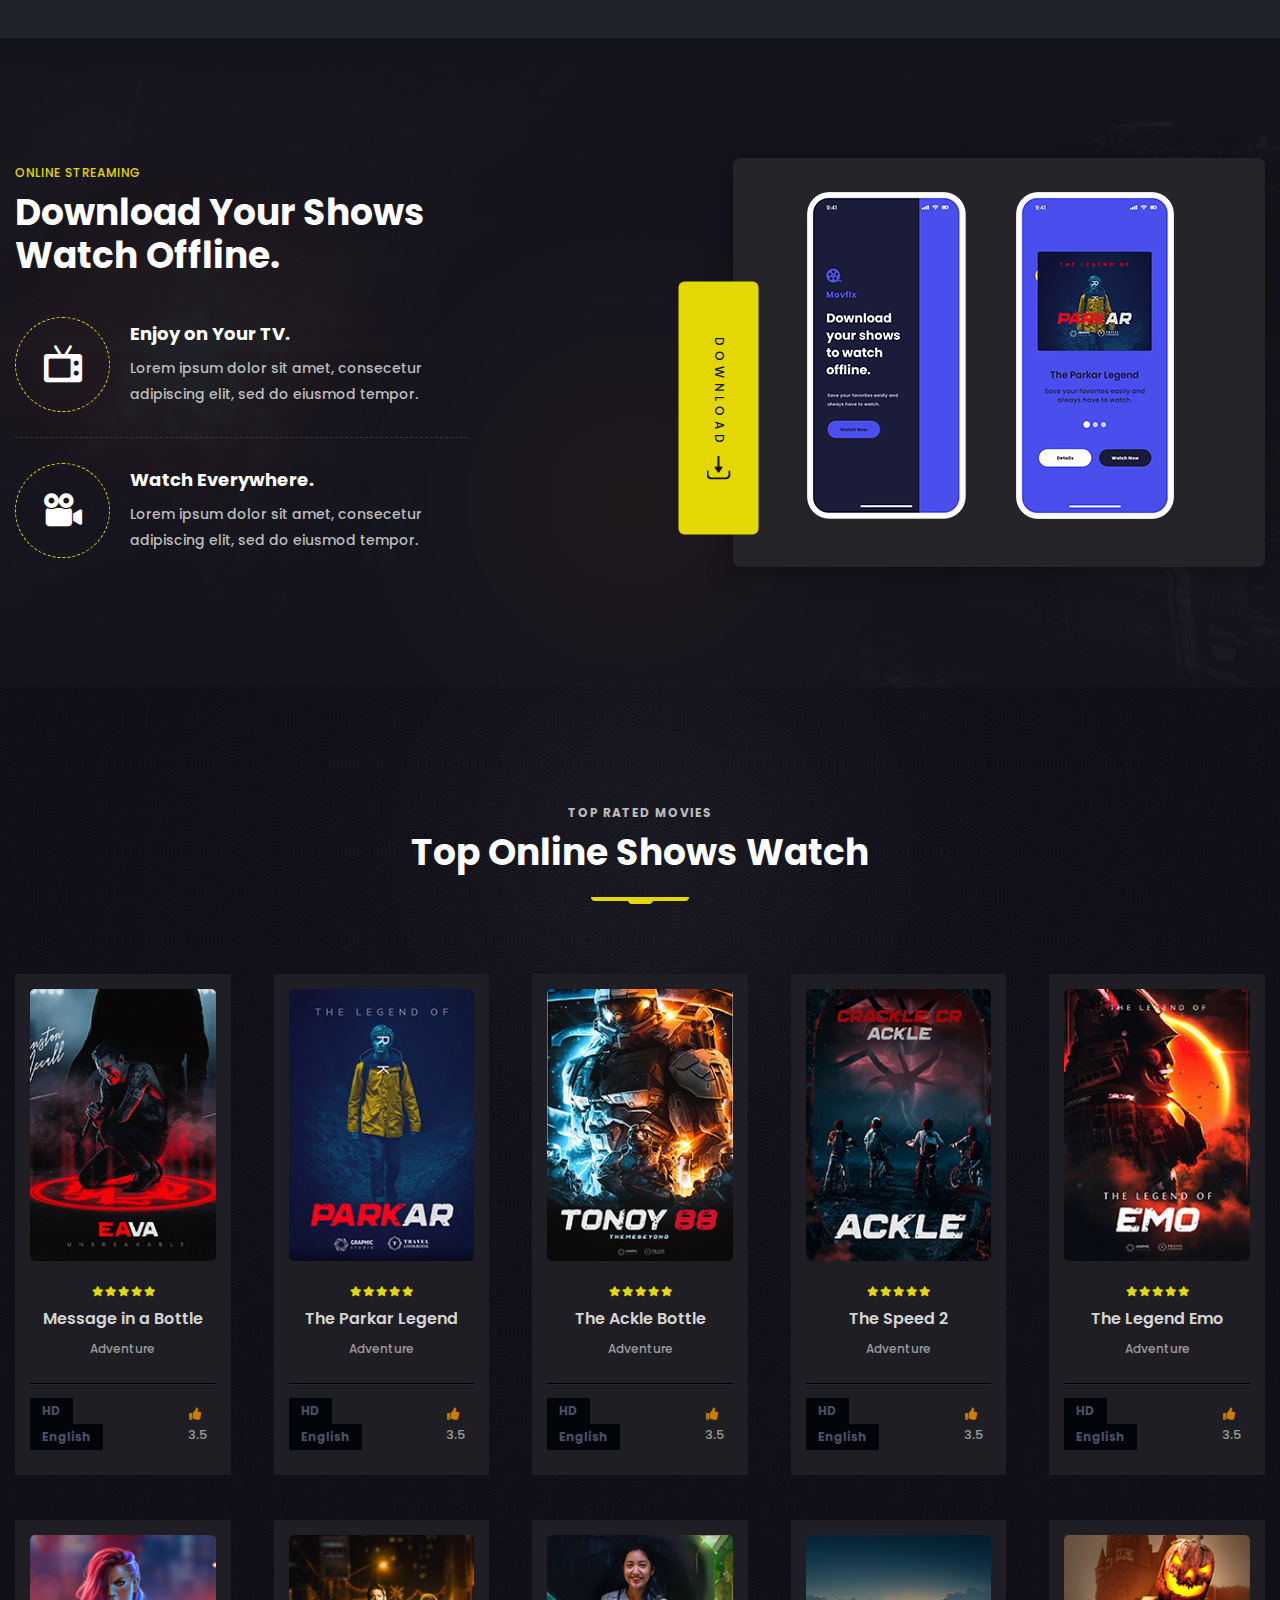
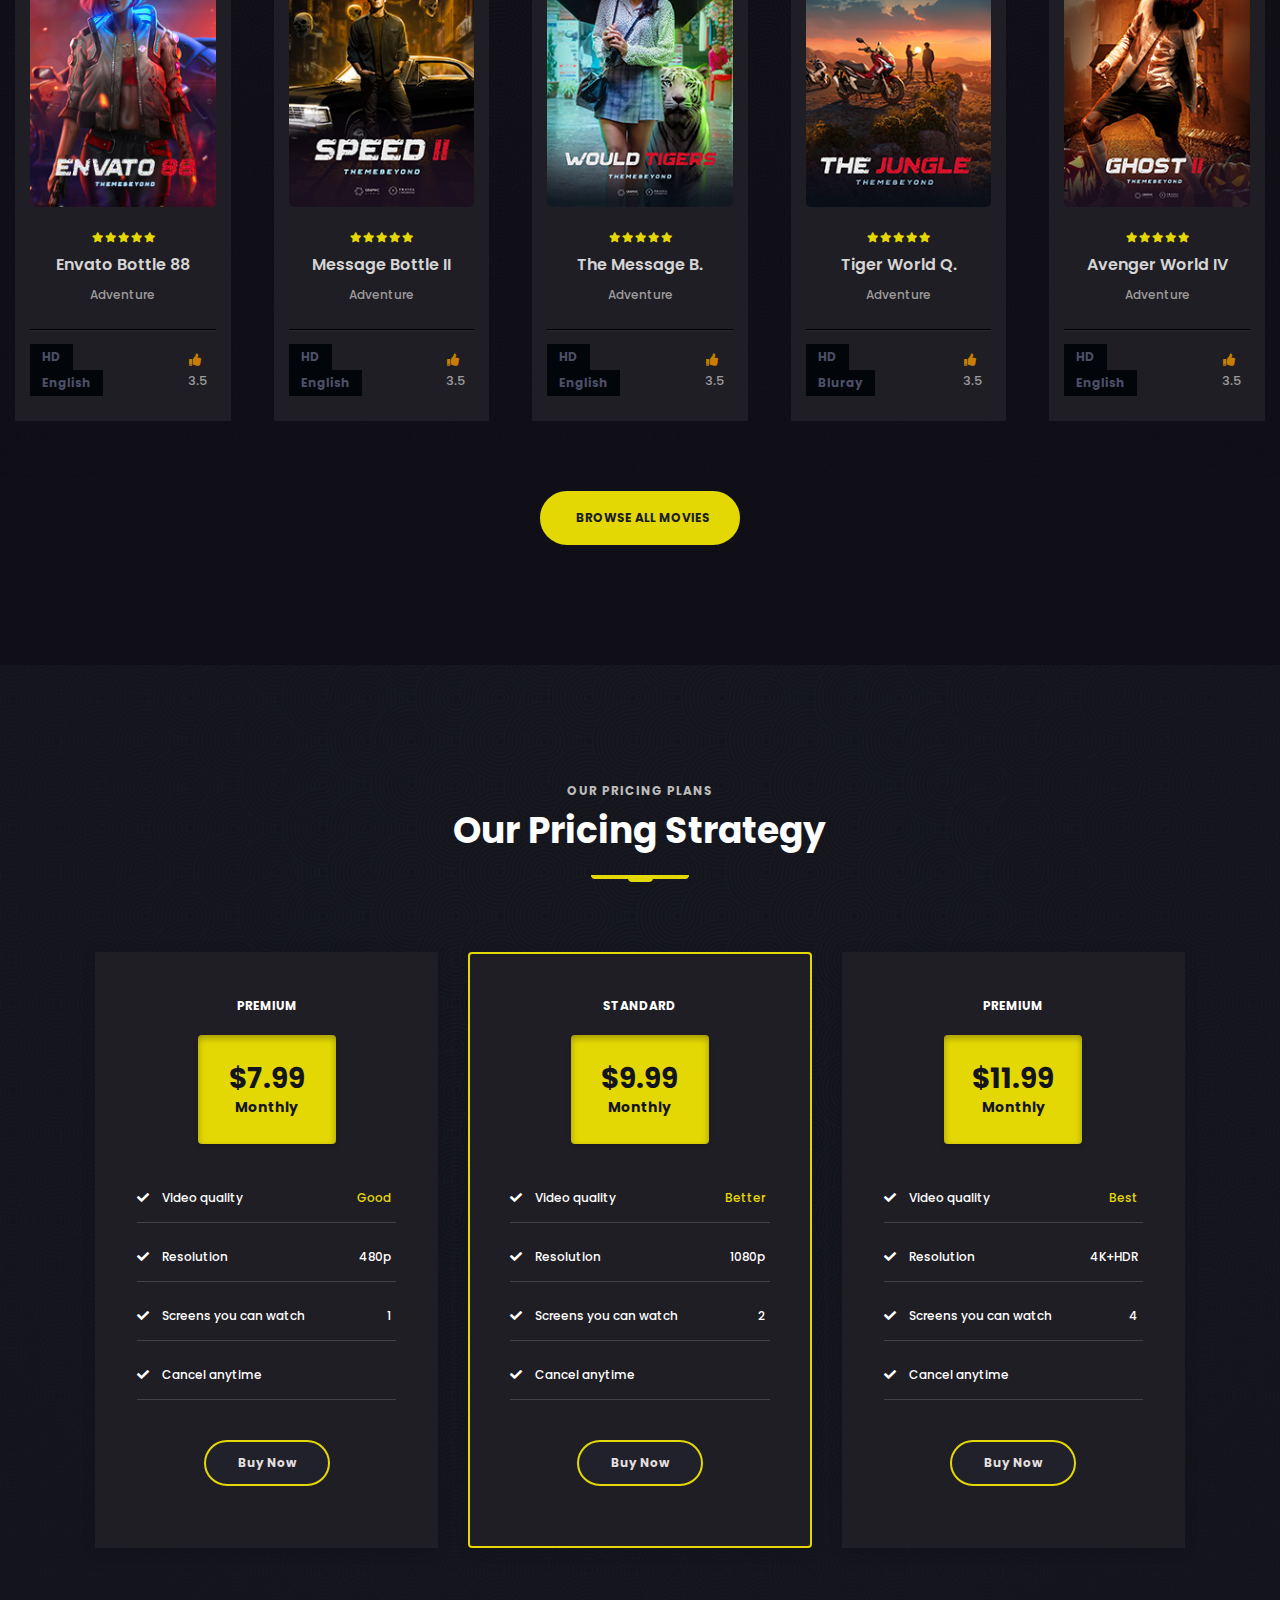
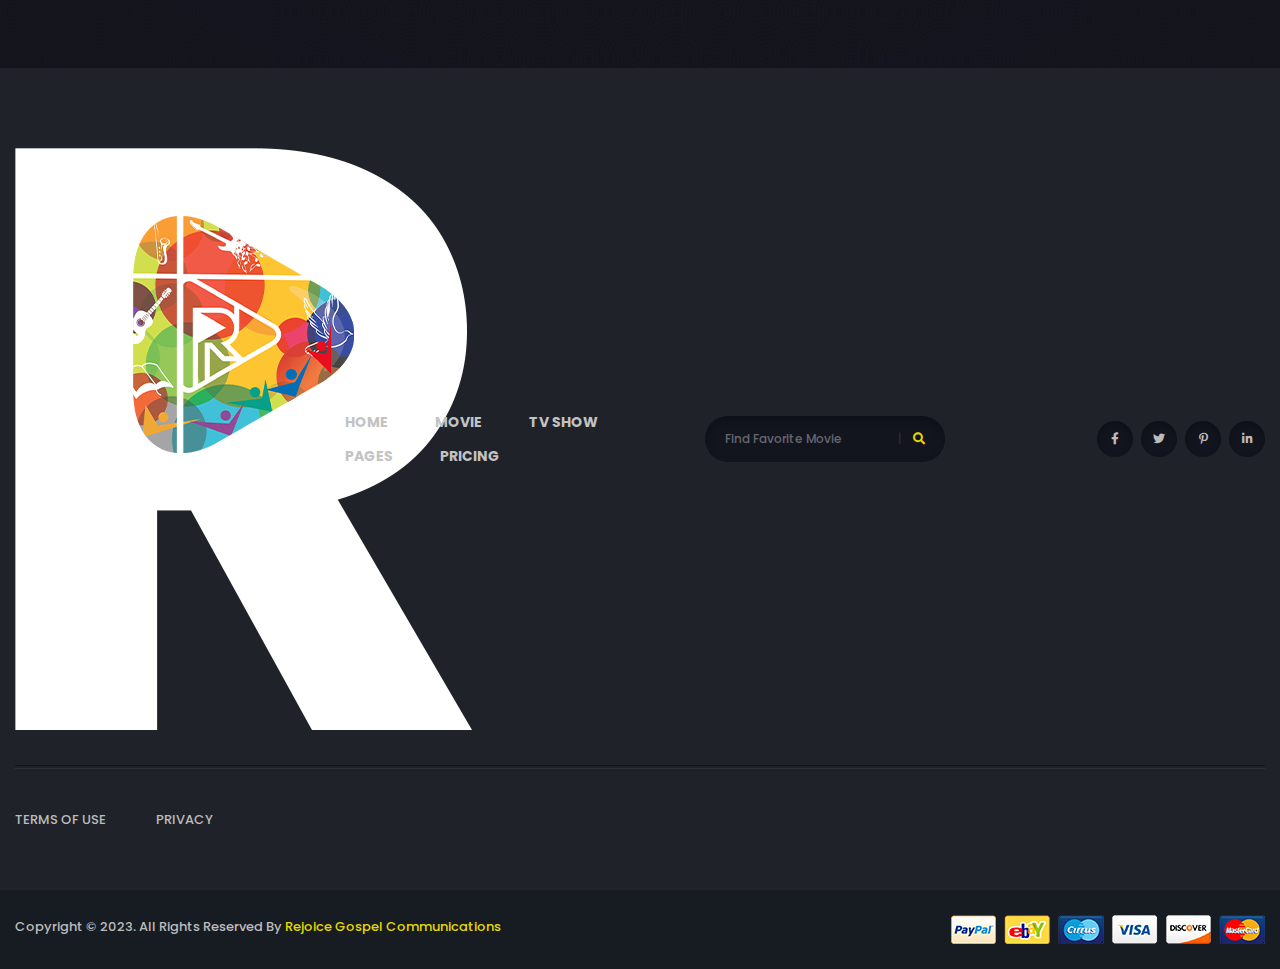
<file: index-2.html>
<!doctype html>
<html class="no-js" lang="">
    <head>
        <meta charset="utf-8">
        <meta http-equiv="x-ua-compatible" content="ie=edge">
        <title>
Rejoice Gospel Communications
    </title>
        <meta name="description" content="">
        <meta name="viewport" content="width=device-width, initial-scale=1">

 <link rel="shortcut icon" type="image/x-icon" href="../../img/fab.png">
        <!-- Place favicon.ico in the root directory -->

		<!-- CSS here -->
        <link rel="stylesheet" href="css/bootstrap.min.css">
        <link rel="stylesheet" href="css/animate.min.css">
        <link rel="stylesheet" href="css/magnific-popup.css">
        <link rel="stylesheet" href="css/fontawesome-all.min.css">
        <link rel="stylesheet" href="css/owl.carousel.min.css">
        <link rel="stylesheet" href="css/flaticon.css">
        <link rel="stylesheet" href="css/odometer.css">
        <link rel="stylesheet" href="css/aos.css">
        <link rel="stylesheet" href="css/slick.css">
        <link rel="stylesheet" href="css/default.css">
        <link rel="stylesheet" href="css/style.css">
        <link rel="stylesheet" href="css/responsive.css">
    </head>
    <body>

        <!-- preloader -->
        <div id="preloader">
            <div id="loading-center">
                <div id="loading-center-absolute">
                    <img src="img/preloader.svg" alt="">
                </div>
            </div>
        </div>
        <!-- preloader-end -->

		<!-- Scroll-top -->
        <button class="scroll-top scroll-to-target" data-target="html">
            <i class="fas fa-angle-up"></i>
        </button>
        <!-- Scroll-top-end-->

        <!-- header-area -->
        <header class="header-style-two">
            <div class="header-top-wrap">
                <div class="container custom-container">
                    <div class="row align-items-center">
                        <div class="col-md-6 d-none d-md-block">
                            <div class="header-top-subs">
                                <p>Rejoice Gospel Communications One Month Free <span>Subscription !</span></p>
                            </div>
                        </div>
                        <div class="col-md-6">
                            <div class="header-top-link">
                                <ul class="quick-link">
                                    <li><a href="./about/index.html">About Us</a></li>
                                    <li><a href="#">FAQS</a></li>
                                </ul>
                                <ul class="header-social">
                                    <li><a href="#"><i class="fab fa-facebook-f"></i></a></li>
                                    <li><a href="#"><i class="fab fa-twitter"></i></a></li>
                                    <li><a href="#"><i class="fab fa-vimeo-v"></i></a></li>
                                    <li><a href="#"><i class="fab fa-dribbble"></i></a></li>
                                </ul>
                            </div>
                        </div>
                    </div>
                </div>
            </div>
            <div id="sticky-header" class="menu-area">
                <div class="container custom-container">
                    <div class="row">
                        <div class="col-12">
                            <div class="mobile-nav-toggler"><i class="fas fa-bars"></i></div>
                            <div class="menu-wrap">
                                <nav class="menu-nav show">
                                    <div class="logo">
                                        <a href="index.html">
                                            <img src="img/logo/logo.png" alt="Logo">
                                        </a>
                                    </div>
                                    <div class="navbar-wrap main-menu d-none d-lg-flex">
                                        <ul class="navigation">
                                            <li class="active menu-item-has-children"><a href="#">Home</a>
                                                <ul class="submenu">
                                                    <li><a href="index.html">Home One</a></li>
                                                    <li class="active"><a href="index-2.html">Home Two</a></li>
                                                </ul>
                                            </li>
                                            <li class="menu-item-has-children"><a href="#">Movie</a>
                                                <ul class="submenu">
                                                    <li><a href="movie.html">Movie</a></li>
                                                    <li><a href="movie-details.html">Movie Details</a></li>
                                                </ul>
                                            </li>
                                            <li><a href="tv-show.html">tv show</a></li>
                                            <li><a href="pricing.html">Pricing</a></li>
                                            <li class="menu-item-has-children"><a href="#">blog</a>
                                                <ul class="submenu">
                                                    <li><a href="blog.html">Our Blog</a></li>
                                                    <li><a href="blog-details.html">Blog Details</a></li>
                                                </ul>
                                            </li>
                                            <li><a href="../contact/index.html">contacts</a></li>
                                        </ul>
                                    </div>
                                    <div class="header-action d-none d-md-block">
                                        <ul>
                                            <li class="d-none d-xl-block">
                                                <div class="footer-search">
                                                    <form action="#">
                                                        <input type="text" placeholder="Find Favorite Movie">
                                                        <button><i class="fas fa-search"></i></button>
                                                    </form>
                                                </div>
                                            </li>
                                            <li class="header-lang">
                                                <form action="#">
                                                    <div class="icon"><i class="flaticon-globe"></i></div>
                                                    <select id="lang-dropdown">
                                                        <option value="">En</option>
                                                        <option value="">Au</option>
                                                        <option value="">AR</option>
                                                        <option value="">TU</option>
                                                    </select>
                                                </form>
                                            </li>
                                            <li class="header-btn"><a href="#" class="btn">Sign In</a></li>
                                        </ul>
                                    </div>
                                </nav>
                            </div>

                            <!-- Mobile Menu  -->
                            <div class="mobile-menu">
                                <div class="close-btn"><i class="fas fa-times"></i></div>

                                <nav class="menu-box">
                                    <div class="nav-logo"><a href="index.html"><img src="img/logo/logo.png" alt="" title=""></a>
                                    </div>
                                    <div class="menu-outer">
                                        <!--Here Menu Will Come Automatically Via Javascript / Same Menu as in Header-->
                                    </div>
                                    <div class="social-links">
                                        <ul class="clearfix">
                                            <li><a href="#"><span class="fab fa-twitter"></span></a></li>
                                            <li><a href="#"><span class="fab fa-facebook-square"></span></a></li>
                                            <li><a href="#"><span class="fab fa-pinterest-p"></span></a></li>
                                            <li><a href="#"><span class="fab fa-instagram"></span></a></li>
                                            <li><a href="#"><span class="fab fa-youtube"></span></a></li>
                                        </ul>
                                    </div>
                                </nav>
                            </div>
                            <div class="menu-backdrop"></div>
                            <!-- End Mobile Menu -->

                        </div>
                    </div>
                </div>
            </div>
        </header>
        <!-- header-area-end -->


        <!-- main-area -->
        <main>

            <!-- slider-area -->
            <section class="slider-area slider-bg" data-background="img/banner/s_slider_bg.jpg">
                <div class="slider-active">
                    <div class="slider-item">
                        <div class="container">
                            <div class="row align-items-center">
                                <div class="col-lg-6 order-0 order-lg-2">
                                    <div class="slider-img text-center text-lg-right" data-animation="fadeInRight" data-delay="1s">
                                        <img src="img/banner/slider_img01.jpg" alt="">
                                    </div>
                                </div>
                                <div class="col-lg-6">
                                    <div class="banner-content">
                                        <h6 class="sub-title" data-animation="fadeInUp" data-delay=".2s">Rejoice Gospel Communications</h6>
                                        <h2 class="title" data-animation="fadeInUp" data-delay=".4s">Unlimited <span>Movie</span>, TV Shows, & More.</h2>
                                        <div class="banner-meta" data-animation="fadeInUp" data-delay=".6s">
                                            <ul>
                                                <li class="quality">
                                                    <span>Pg 18</span>
                                                    <span>hd</span>
                                                </li>
                                                <li class="category">
                                                    <a href="#">Romance,</a>
                                                    <a href="#">Drama</a>
                                                </li>
                                                <li class="release-time">
                                                    <span><i class="far fa-calendar-alt"></i> 2021</span>
                                                    <span><i class="far fa-clock"></i> 128 min</span>
                                                </li>
                                            </ul>
                                        </div>
                                        <a href="https://www.youtube.com/watch?v=R2gbPxeNk2E" class="banner-btn btn popup-video" data-animation="fadeInUp" data-delay=".8s"><i class="fas fa-play"></i> Watch Now</a>
                                    </div>
                                </div>
                            </div>
                        </div>
                    </div>
                    <div class="slider-item">
                        <div class="container">
                            <div class="row align-items-center">
                                <div class="col-lg-6 order-0 order-lg-2">
                                    <div class="slider-img text-center text-lg-right" data-animation="fadeInRight" data-delay="1s">
                                        <img src="img/banner/slider_img02.jpg" alt="">
                                    </div>
                                </div>
                                <div class="col-lg-6">
                                    <div class="banner-content">
                                        <h6 class="sub-title" data-animation="fadeInUp" data-delay=".2s">Rejoice Gospel Communications</h6>
                                        <h2 class="title" data-animation="fadeInUp" data-delay=".4s">Unlimited <span>Movie</span>, TV Shows, & More.</h2>
                                        <div class="banner-meta" data-animation="fadeInUp" data-delay=".6s">
                                            <ul>
                                                <li class="quality">
                                                    <span>Pg 18</span>
                                                    <span>hd</span>
                                                </li>
                                                <li class="category">
                                                    <a href="#">Romance,</a>
                                                    <a href="#">Drama</a>
                                                </li>
                                                <li class="release-time">
                                                    <span><i class="far fa-calendar-alt"></i> 2021</span>
                                                    <span><i class="far fa-clock"></i> 120 min</span>
                                                </li>
                                            </ul>
                                        </div>
                                        <a href="https://www.youtube.com/watch?v=R2gbPxeNk2E" class="banner-btn btn popup-video" data-animation="fadeInUp" data-delay=".8s"><i class="fas fa-play"></i> Watch Now</a>
                                    </div>
                                </div>
                            </div>
                        </div>
                    </div>
                    <div class="slider-item">
                        <div class="container">
                            <div class="row align-items-center">
                                <div class="col-lg-6 order-0 order-lg-2">
                                    <div class="slider-img text-center text-lg-right" data-animation="fadeInRight" data-delay="1s">
                                        <img src="img/banner/slider_img03.jpg" alt="">
                                    </div>
                                </div>
                                <div class="col-lg-6">
                                    <div class="banner-content">
                                        <h6 class="sub-title" data-animation="fadeInUp" data-delay=".2s">Rejoice Gospel Communications</h6>
                                        <h2 class="title" data-animation="fadeInUp" data-delay=".4s">Unlimited <span>Movie</span>, TV Shows, & More.</h2>
                                        <div class="banner-meta" data-animation="fadeInUp" data-delay=".6s">
                                            <ul>
                                                <li class="quality">
                                                    <span>Pg 18</span>
                                                    <span>hd</span>
                                                </li>
                                                <li class="category">
                                                    <a href="#">Romance,</a>
                                                    <a href="#">Drama</a>
                                                </li>
                                                <li class="release-time">
                                                    <span><i class="far fa-calendar-alt"></i> 2021</span>
                                                    <span><i class="far fa-clock"></i> 120 min</span>
                                                </li>
                                            </ul>
                                        </div>
                                        <a href="https://www.youtube.com/watch?v=R2gbPxeNk2E" class="banner-btn btn popup-video" data-animation="fadeInUp" data-delay=".8s"><i class="fas fa-play"></i> Watch Now</a>
                                    </div>
                                </div>
                            </div>
                        </div>
                    </div>
                </div>
            </section>
            <!-- slider-area-end -->

            <!-- up-coming-movie-area -->
            <section class="ucm-area ucm-bg2" data-background="img/bg/ucm_bg02.jpg">
                <div class="container">
                    <div class="row align-items-end mb-55">
                        <div class="col-lg-6">
                            <div class="section-title title-style-three text-center text-lg-left">
                                <span class="sub-title">ONLINE STREAMING</span>
                                <h2 class="title">New Release Movies</h2>
                            </div>
                        </div>
                        <div class="col-lg-6">
                            <div class="ucm-nav-wrap">
                                <ul class="nav nav-tabs" id="myTab" role="tablist">
                                    <li class="nav-item" role="presentation">
                                        <a class="nav-link active" id="tvShow-tab" data-toggle="tab" href="#tvShow" role="tab" aria-controls="tvShow" aria-selected="true">TV Shows</a>
                                    </li>
                                    <li class="nav-item" role="presentation">
                                        <a class="nav-link" id="movies-tab" data-toggle="tab" href="#movies" role="tab" aria-controls="movies" aria-selected="false">Movies</a>
                                    </li>
                                    <li class="nav-item" role="presentation">
                                        <a class="nav-link" id="anime-tab" data-toggle="tab" href="#anime" role="tab" aria-controls="anime" aria-selected="false">Anime</a>
                                    </li>
                                </ul>
                            </div>
                        </div>
                    </div>
                    <div class="tab-content" id="myTabContent">
                        <div class="tab-pane fade show active" id="tvShow" role="tabpanel" aria-labelledby="tvShow-tab">
                            <div class="ucm-active-two owl-carousel">
                                <div class="movie-item movie-item-two mb-30">
                                    <div class="movie-poster">
                                        <a href="movie-details.html"><img src="img/poster/s_ucm_poster01.jpg" alt=""></a>
                                    </div>
                                    <div class="movie-content">
                                        <div class="rating">
                                            <i class="fas fa-star"></i>
                                            <i class="fas fa-star"></i>
                                            <i class="fas fa-star"></i>
                                            <i class="fas fa-star"></i>
                                            <i class="fas fa-star"></i>
                                        </div>
                                        <h5 class="title"><a href="movie-details.html">Message in a Bottle</a></h5>
                                        <span class="rel">Adventure</span>
                                        <div class="movie-content-bottom">
                                            <ul>
                                                <li class="tag">
                                                    <a href="#">HD</a>
                                                    <a href="#">English</a>
                                                </li>
                                                <li>
                                                    <span class="like"><i class="fas fa-thumbs-up"></i> 3.5</span>
                                                </li>
                                            </ul>
                                        </div>
                                    </div>
                                </div>
                                <div class="movie-item movie-item-two mb-30">
                                    <div class="movie-poster">
                                        <a href="movie-details.html"><img src="img/poster/s_ucm_poster02.jpg" alt=""></a>
                                    </div>
                                    <div class="movie-content">
                                        <div class="rating">
                                            <i class="fas fa-star"></i>
                                            <i class="fas fa-star"></i>
                                            <i class="fas fa-star"></i>
                                            <i class="fas fa-star"></i>
                                            <i class="fas fa-star"></i>
                                        </div>
                                        <h5 class="title"><a href="movie-details.html">The Parkar Legend</a></h5>
                                        <span class="rel">Adventure</span>
                                        <div class="movie-content-bottom">
                                            <ul>
                                                <li class="tag">
                                                    <a href="#">HD</a>
                                                    <a href="#">English</a>
                                                </li>
                                                <li>
                                                    <span class="like"><i class="fas fa-thumbs-up"></i> 3.5</span>
                                                </li>
                                            </ul>
                                        </div>
                                    </div>
                                </div>
                                <div class="movie-item movie-item-two mb-30">
                                    <div class="movie-poster">
                                        <a href="movie-details.html"><img src="img/poster/s_ucm_poster03.jpg" alt=""></a>
                                    </div>
                                    <div class="movie-content">
                                        <div class="rating">
                                            <i class="fas fa-star"></i>
                                            <i class="fas fa-star"></i>
                                            <i class="fas fa-star"></i>
                                            <i class="fas fa-star"></i>
                                            <i class="fas fa-star"></i>
                                        </div>
                                        <h5 class="title"><a href="movie-details.html">The Tonoy 88 Bottle</a></h5>
                                        <span class="rel">Adventure</span>
                                        <div class="movie-content-bottom">
                                            <ul>
                                                <li class="tag">
                                                    <a href="#">HD</a>
                                                    <a href="#">English</a>
                                                </li>
                                                <li>
                                                    <span class="like"><i class="fas fa-thumbs-up"></i> 3.5</span>
                                                </li>
                                            </ul>
                                        </div>
                                    </div>
                                </div>
                                <div class="movie-item movie-item-two mb-30">
                                    <div class="movie-poster">
                                        <a href="movie-details.html"><img src="img/poster/s_ucm_poster04.jpg" alt=""></a>
                                    </div>
                                    <div class="movie-content">
                                        <div class="rating">
                                            <i class="fas fa-star"></i>
                                            <i class="fas fa-star"></i>
                                            <i class="fas fa-star"></i>
                                            <i class="fas fa-star"></i>
                                            <i class="fas fa-star"></i>
                                        </div>
                                        <h5 class="title"><a href="movie-details.html">The Ackle Bottle</a></h5>
                                        <span class="rel">Adventure</span>
                                        <div class="movie-content-bottom">
                                            <ul>
                                                <li class="tag">
                                                    <a href="#">HD</a>
                                                    <a href="#">English</a>
                                                </li>
                                                <li>
                                                    <span class="like"><i class="fas fa-thumbs-up"></i> 3.5</span>
                                                </li>
                                            </ul>
                                        </div>
                                    </div>
                                </div>
                                <div class="movie-item movie-item-two mb-30">
                                    <div class="movie-poster">
                                        <a href="movie-details.html"><img src="img/poster/s_ucm_poster05.jpg" alt=""></a>
                                    </div>
                                    <div class="movie-content">
                                        <div class="rating">
                                            <i class="fas fa-star"></i>
                                            <i class="fas fa-star"></i>
                                            <i class="fas fa-star"></i>
                                            <i class="fas fa-star"></i>
                                            <i class="fas fa-star"></i>
                                        </div>
                                        <h5 class="title"><a href="movie-details.html">Message in a Bottle</a></h5>
                                        <span class="rel">Adventure</span>
                                        <div class="movie-content-bottom">
                                            <ul>
                                                <li class="tag">
                                                    <a href="#">HD</a>
                                                    <a href="#">English</a>
                                                </li>
                                                <li>
                                                    <span class="like"><i class="fas fa-thumbs-up"></i> 3.5</span>
                                                </li>
                                            </ul>
                                        </div>
                                    </div>
                                </div>
                                <div class="movie-item movie-item-two mb-30">
                                    <div class="movie-poster">
                                        <a href="movie-details.html"><img src="img/poster/s_ucm_poster06.jpg" alt=""></a>
                                    </div>
                                    <div class="movie-content">
                                        <div class="rating">
                                            <i class="fas fa-star"></i>
                                            <i class="fas fa-star"></i>
                                            <i class="fas fa-star"></i>
                                            <i class="fas fa-star"></i>
                                            <i class="fas fa-star"></i>
                                        </div>
                                        <h5 class="title"><a href="movie-details.html">The Dog Woof</a></h5>
                                        <span class="rel">Adventure</span>
                                        <div class="movie-content-bottom">
                                            <ul>
                                                <li class="tag">
                                                    <a href="#">HD</a>
                                                    <a href="#">English</a>
                                                </li>
                                                <li>
                                                    <span class="like"><i class="fas fa-thumbs-up"></i> 3.5</span>
                                                </li>
                                            </ul>
                                        </div>
                                    </div>
                                </div>
                            </div>
                        </div>
                        <div class="tab-pane fade" id="movies" role="tabpanel" aria-labelledby="movies-tab">
                            <div class="ucm-active-two owl-carousel">
                                <div class="movie-item movie-item-two mb-30">
                                    <div class="movie-poster">
                                        <a href="movie-details.html"><img src="img/poster/s_ucm_poster06.jpg" alt=""></a>
                                    </div>
                                    <div class="movie-content">
                                        <div class="rating">
                                            <i class="fas fa-star"></i>
                                            <i class="fas fa-star"></i>
                                            <i class="fas fa-star"></i>
                                            <i class="fas fa-star"></i>
                                            <i class="fas fa-star"></i>
                                        </div>
                                        <h5 class="title"><a href="movie-details.html">Message in a Bottle</a></h5>
                                        <span class="rel">Adventure</span>
                                        <div class="movie-content-bottom">
                                            <ul>
                                                <li class="tag">
                                                    <a href="#">HD</a>
                                                    <a href="#">English</a>
                                                </li>
                                                <li>
                                                    <span class="like"><i class="fas fa-thumbs-up"></i> 3.5</span>
                                                </li>
                                            </ul>
                                        </div>
                                    </div>
                                </div>
                                <div class="movie-item movie-item-two mb-30">
                                    <div class="movie-poster">
                                        <a href="movie-details.html"><img src="img/poster/s_ucm_poster07.jpg" alt=""></a>
                                    </div>
                                    <div class="movie-content">
                                        <div class="rating">
                                            <i class="fas fa-star"></i>
                                            <i class="fas fa-star"></i>
                                            <i class="fas fa-star"></i>
                                            <i class="fas fa-star"></i>
                                            <i class="fas fa-star"></i>
                                        </div>
                                        <h5 class="title"><a href="movie-details.html">The Parkar Legend</a></h5>
                                        <span class="rel">Adventure</span>
                                        <div class="movie-content-bottom">
                                            <ul>
                                                <li class="tag">
                                                    <a href="#">HD</a>
                                                    <a href="#">English</a>
                                                </li>
                                                <li>
                                                    <span class="like"><i class="fas fa-thumbs-up"></i> 3.5</span>
                                                </li>
                                            </ul>
                                        </div>
                                    </div>
                                </div>
                                <div class="movie-item movie-item-two mb-30">
                                    <div class="movie-poster">
                                        <a href="movie-details.html"><img src="img/poster/s_ucm_poster08.jpg" alt=""></a>
                                    </div>
                                    <div class="movie-content">
                                        <div class="rating">
                                            <i class="fas fa-star"></i>
                                            <i class="fas fa-star"></i>
                                            <i class="fas fa-star"></i>
                                            <i class="fas fa-star"></i>
                                            <i class="fas fa-star"></i>
                                        </div>
                                        <h5 class="title"><a href="movie-details.html">The Tonoy 88 Bottle</a></h5>
                                        <span class="rel">Adventure</span>
                                        <div class="movie-content-bottom">
                                            <ul>
                                                <li class="tag">
                                                    <a href="#">HD</a>
                                                    <a href="#">English</a>
                                                </li>
                                                <li>
                                                    <span class="like"><i class="fas fa-thumbs-up"></i> 3.5</span>
                                                </li>
                                            </ul>
                                        </div>
                                    </div>
                                </div>
                                <div class="movie-item movie-item-two mb-30">
                                    <div class="movie-poster">
                                        <a href="movie-details.html"><img src="img/poster/s_ucm_poster09.jpg" alt=""></a>
                                    </div>
                                    <div class="movie-content">
                                        <div class="rating">
                                            <i class="fas fa-star"></i>
                                            <i class="fas fa-star"></i>
                                            <i class="fas fa-star"></i>
                                            <i class="fas fa-star"></i>
                                            <i class="fas fa-star"></i>
                                        </div>
                                        <h5 class="title"><a href="movie-details.html">The Ackle Bottle</a></h5>
                                        <span class="rel">Adventure</span>
                                        <div class="movie-content-bottom">
                                            <ul>
                                                <li class="tag">
                                                    <a href="#">HD</a>
                                                    <a href="#">English</a>
                                                </li>
                                                <li>
                                                    <span class="like"><i class="fas fa-thumbs-up"></i> 3.5</span>
                                                </li>
                                            </ul>
                                        </div>
                                    </div>
                                </div>
                                <div class="movie-item movie-item-two mb-30">
                                    <div class="movie-poster">
                                        <a href="movie-details.html"><img src="img/poster/s_ucm_poster02.jpg" alt=""></a>
                                    </div>
                                    <div class="movie-content">
                                        <div class="rating">
                                            <i class="fas fa-star"></i>
                                            <i class="fas fa-star"></i>
                                            <i class="fas fa-star"></i>
                                            <i class="fas fa-star"></i>
                                            <i class="fas fa-star"></i>
                                        </div>
                                        <h5 class="title"><a href="movie-details.html">Message in a Bottle</a></h5>
                                        <span class="rel">Adventure</span>
                                        <div class="movie-content-bottom">
                                            <ul>
                                                <li class="tag">
                                                    <a href="#">HD</a>
                                                    <a href="#">English</a>
                                                </li>
                                                <li>
                                                    <span class="like"><i class="fas fa-thumbs-up"></i> 3.5</span>
                                                </li>
                                            </ul>
                                        </div>
                                    </div>
                                </div>
                                <div class="movie-item movie-item-two mb-30">
                                    <div class="movie-poster">
                                        <a href="movie-details.html"><img src="img/poster/s_ucm_poster01.jpg" alt=""></a>
                                    </div>
                                    <div class="movie-content">
                                        <div class="rating">
                                            <i class="fas fa-star"></i>
                                            <i class="fas fa-star"></i>
                                            <i class="fas fa-star"></i>
                                            <i class="fas fa-star"></i>
                                            <i class="fas fa-star"></i>
                                        </div>
                                        <h5 class="title"><a href="movie-details.html">The Dog Woof</a></h5>
                                        <span class="rel">Adventure</span>
                                        <div class="movie-content-bottom">
                                            <ul>
                                                <li class="tag">
                                                    <a href="#">HD</a>
                                                    <a href="#">English</a>
                                                </li>
                                                <li>
                                                    <span class="like"><i class="fas fa-thumbs-up"></i> 3.5</span>
                                                </li>
                                            </ul>
                                        </div>
                                    </div>
                                </div>
                            </div>
                        </div>
                        <div class="tab-pane fade" id="anime" role="tabpanel" aria-labelledby="anime-tab">
                            <div class="ucm-active-two owl-carousel">
                                <div class="movie-item movie-item-two mb-30">
                                    <div class="movie-poster">
                                        <a href="movie-details.html"><img src="img/poster/s_ucm_poster01.jpg" alt=""></a>
                                    </div>
                                    <div class="movie-content">
                                        <div class="rating">
                                            <i class="fas fa-star"></i>
                                            <i class="fas fa-star"></i>
                                            <i class="fas fa-star"></i>
                                            <i class="fas fa-star"></i>
                                            <i class="fas fa-star"></i>
                                        </div>
                                        <h5 class="title"><a href="movie-details.html">Message in a Bottle</a></h5>
                                        <span class="rel">Adventure</span>
                                        <div class="movie-content-bottom">
                                            <ul>
                                                <li class="tag">
                                                    <a href="#">HD</a>
                                                    <a href="#">English</a>
                                                </li>
                                                <li>
                                                    <span class="like"><i class="fas fa-thumbs-up"></i> 3.5</span>
                                                </li>
                                            </ul>
                                        </div>
                                    </div>
                                </div>
                                <div class="movie-item movie-item-two mb-30">
                                    <div class="movie-poster">
                                        <a href="movie-details.html"><img src="img/poster/s_ucm_poster02.jpg" alt=""></a>
                                    </div>
                                    <div class="movie-content">
                                        <div class="rating">
                                            <i class="fas fa-star"></i>
                                            <i class="fas fa-star"></i>
                                            <i class="fas fa-star"></i>
                                            <i class="fas fa-star"></i>
                                            <i class="fas fa-star"></i>
                                        </div>
                                        <h5 class="title"><a href="movie-details.html">The Parkar Legend</a></h5>
                                        <span class="rel">Adventure</span>
                                        <div class="movie-content-bottom">
                                            <ul>
                                                <li class="tag">
                                                    <a href="#">HD</a>
                                                    <a href="#">English</a>
                                                </li>
                                                <li>
                                                    <span class="like"><i class="fas fa-thumbs-up"></i> 3.5</span>
                                                </li>
                                            </ul>
                                        </div>
                                    </div>
                                </div>
                                <div class="movie-item movie-item-two mb-30">
                                    <div class="movie-poster">
                                        <a href="movie-details.html"><img src="img/poster/s_ucm_poster03.jpg" alt=""></a>
                                    </div>
                                    <div class="movie-content">
                                        <div class="rating">
                                            <i class="fas fa-star"></i>
                                            <i class="fas fa-star"></i>
                                            <i class="fas fa-star"></i>
                                            <i class="fas fa-star"></i>
                                            <i class="fas fa-star"></i>
                                        </div>
                                        <h5 class="title"><a href="movie-details.html">The Tonoy 88 Bottle</a></h5>
                                        <span class="rel">Adventure</span>
                                        <div class="movie-content-bottom">
                                            <ul>
                                                <li class="tag">
                                                    <a href="#">HD</a>
                                                    <a href="#">English</a>
                                                </li>
                                                <li>
                                                    <span class="like"><i class="fas fa-thumbs-up"></i> 3.5</span>
                                                </li>
                                            </ul>
                                        </div>
                                    </div>
                                </div>
                                <div class="movie-item movie-item-two mb-30">
                                    <div class="movie-poster">
                                        <a href="movie-details.html"><img src="img/poster/s_ucm_poster04.jpg" alt=""></a>
                                    </div>
                                    <div class="movie-content">
                                        <div class="rating">
                                            <i class="fas fa-star"></i>
                                            <i class="fas fa-star"></i>
                                            <i class="fas fa-star"></i>
                                            <i class="fas fa-star"></i>
                                            <i class="fas fa-star"></i>
                                        </div>
                                        <h5 class="title"><a href="movie-details.html">The Ackle Bottle</a></h5>
                                        <span class="rel">Adventure</span>
                                        <div class="movie-content-bottom">
                                            <ul>
                                                <li class="tag">
                                                    <a href="#">HD</a>
                                                    <a href="#">English</a>
                                                </li>
                                                <li>
                                                    <span class="like"><i class="fas fa-thumbs-up"></i> 3.5</span>
                                                </li>
                                            </ul>
                                        </div>
                                    </div>
                                </div>
                                <div class="movie-item movie-item-two mb-30">
                                    <div class="movie-poster">
                                        <a href="movie-details.html"><img src="img/poster/s_ucm_poster05.jpg" alt=""></a>
                                    </div>
                                    <div class="movie-content">
                                        <div class="rating">
                                            <i class="fas fa-star"></i>
                                            <i class="fas fa-star"></i>
                                            <i class="fas fa-star"></i>
                                            <i class="fas fa-star"></i>
                                            <i class="fas fa-star"></i>
                                        </div>
                                        <h5 class="title"><a href="movie-details.html">Message in a Bottle</a></h5>
                                        <span class="rel">Adventure</span>
                                        <div class="movie-content-bottom">
                                            <ul>
                                                <li class="tag">
                                                    <a href="#">HD</a>
                                                    <a href="#">English</a>
                                                </li>
                                                <li>
                                                    <span class="like"><i class="fas fa-thumbs-up"></i> 3.5</span>
                                                </li>
                                            </ul>
                                        </div>
                                    </div>
                                </div>
                                <div class="movie-item movie-item-two mb-30">
                                    <div class="movie-poster">
                                        <a href="movie-details.html"><img src="img/poster/s_ucm_poster06.jpg" alt=""></a>
                                    </div>
                                    <div class="movie-content">
                                        <div class="rating">
                                            <i class="fas fa-star"></i>
                                            <i class="fas fa-star"></i>
                                            <i class="fas fa-star"></i>
                                            <i class="fas fa-star"></i>
                                            <i class="fas fa-star"></i>
                                        </div>
                                        <h5 class="title"><a href="movie-details.html">The Dog Woof</a></h5>
                                        <span class="rel">Adventure</span>
                                        <div class="movie-content-bottom">
                                            <ul>
                                                <li class="tag">
                                                    <a href="#">HD</a>
                                                    <a href="#">English</a>
                                                </li>
                                                <li>
                                                    <span class="like"><i class="fas fa-thumbs-up"></i> 3.5</span>
                                                </li>
                                            </ul>
                                        </div>
                                    </div>
                                </div>
                            </div>
                        </div>
                    </div>
                </div>
            </section>
            <!-- up-coming-movie-area-end -->

            <!-- gallery-area -->
            <div class="gallery-area position-relative">
                <div class="gallery-bg"></div>
                <div class="container-fluid p-0 fix">
                    <div class="row gallery-active">
                        <div class="col-12">
                            <div class="gallery-item">
                                <img src="img/images/gallery_01.jpg" alt="">
                            </div>
                        </div>
                        <div class="col-12">
                            <div class="gallery-item">
                                <img src="img/images/gallery_02.jpg" alt="">
                            </div>
                        </div>
                        <div class="col-12">
                            <div class="gallery-item">
                                <img src="img/images/gallery_03.jpg" alt="">
                            </div>
                        </div>
                        <div class="col-12">
                            <div class="gallery-item">
                                <img src="img/images/gallery_04.jpg" alt="">
                            </div>
                        </div>
                    </div>
                </div>
                <div class="slider-nav"></div>
            </div>
            <!-- gallery-area-end -->

            <!-- services-area -->
            <section class="services-area services-bg-two" data-background="img/bg/services_bg02.jpg">
                <div class="container">
                    <div class="row justify-content-between align-items-center">
                        <div class="col-lg-6 order-0 order-lg-2">
                            <div class="services-img-wrap">
                                <img src="img/images/services_img02.jpg" alt="">
                                <a href="img/images/services_img02.jpg" class="download-btn" download>Download <img src="fonts/download.svg" alt=""></a>
                            </div>
                        </div>
                        <div class="col-xl-5 col-lg-6">
                            <div class="services-content-wrap">
                                <div class="section-title mb-40">
                                    <span class="sub-title">ONLINE STREAMING</span>
                                    <h2 class="title">Download Your Shows Watch Offline.</h2>
                                </div>
                                <div class="services-list">
                                    <ul>
                                        <li>
                                            <div class="icon">
                                                <i class="flaticon-television"></i>
                                            </div>
                                            <div class="content">
                                                <h5>Enjoy on Your TV.</h5>
                                                <p>Lorem ipsum dolor sit amet, consecetur adipiscing elit, sed do eiusmod tempor.</p>
                                            </div>
                                        </li>
                                        <li>
                                            <div class="icon">
                                                <i class="flaticon-video-camera"></i>
                                            </div>
                                            <div class="content">
                                                <h5>Watch Everywhere.</h5>
                                                <p>Lorem ipsum dolor sit amet, consecetur adipiscing elit, sed do eiusmod tempor.</p>
                                            </div>
                                        </li>
                                    </ul>
                                </div>
                            </div>
                        </div>
                    </div>
                </div>
            </section>
            <!-- services-area-end -->

            <!-- top-rated-movie -->
            <section class="top-rated-movie tr-movie-bg2" data-background="img/bg/tr_movies_bg.jpg">
                <div class="container">
                    <div class="row justify-content-center">
                        <div class="col-lg-8">
                            <div class="section-title title-style-three text-center mb-70">
                                <span class="sub-title">top rated movies</span>
                                <h2 class="title">Top Online Shows Watch</h2>
                            </div>
                        </div>
                    </div>
                    <div class="row movie-item-row">
                        <div class="custom-col-">
                            <div class="movie-item movie-item-two">
                                <div class="movie-poster">
                                    <img src="img/poster/s_ucm_poster01.jpg" alt="">
                                    <ul class="overlay-btn">
                                        <li><a href="https://www.youtube.com/watch?v=R2gbPxeNk2E" class="popup-video btn">Watch Now</a></li>
                                        <li><a href="movie-details.html" class="btn">Details</a></li>
                                    </ul>
                                </div>
                                <div class="movie-content">
                                    <div class="rating">
                                        <i class="fas fa-star"></i>
                                        <i class="fas fa-star"></i>
                                        <i class="fas fa-star"></i>
                                        <i class="fas fa-star"></i>
                                        <i class="fas fa-star"></i>
                                    </div>
                                    <h5 class="title"><a href="movie-details.html">Message in a Bottle</a></h5>
                                    <span class="rel">Adventure</span>
                                    <div class="movie-content-bottom">
                                        <ul>
                                            <li class="tag">
                                                <a href="#">HD</a>
                                                <a href="#">English</a>
                                            </li>
                                            <li>
                                                <span class="like"><i class="fas fa-thumbs-up"></i> 3.5</span>
                                            </li>
                                        </ul>
                                    </div>
                                </div>
                            </div>
                        </div>
                        <div class="custom-col-">
                            <div class="movie-item movie-item-two">
                                <div class="movie-poster">
                                    <img src="img/poster/s_ucm_poster02.jpg" alt="">
                                    <ul class="overlay-btn">
                                        <li><a href="https://www.youtube.com/watch?v=R2gbPxeNk2E" class="popup-video btn">Watch Now</a></li>
                                        <li><a href="movie-details.html" class="btn">Details</a></li>
                                    </ul>
                                </div>
                                <div class="movie-content">
                                    <div class="rating">
                                        <i class="fas fa-star"></i>
                                        <i class="fas fa-star"></i>
                                        <i class="fas fa-star"></i>
                                        <i class="fas fa-star"></i>
                                        <i class="fas fa-star"></i>
                                    </div>
                                    <h5 class="title"><a href="movie-details.html">The Parkar Legend</a></h5>
                                    <span class="rel">Adventure</span>
                                    <div class="movie-content-bottom">
                                        <ul>
                                            <li class="tag">
                                                <a href="#">HD</a>
                                                <a href="#">English</a>
                                            </li>
                                            <li>
                                                <span class="like"><i class="fas fa-thumbs-up"></i> 3.5</span>
                                            </li>
                                        </ul>
                                    </div>
                                </div>
                            </div>
                        </div>
                        <div class="custom-col-">
                            <div class="movie-item movie-item-two">
                                <div class="movie-poster">
                                    <img src="img/poster/s_ucm_poster03.jpg" alt="">
                                    <ul class="overlay-btn">
                                        <li><a href="https://www.youtube.com/watch?v=R2gbPxeNk2E" class="popup-video btn">Watch Now</a></li>
                                        <li><a href="movie-details.html" class="btn">Details</a></li>
                                    </ul>
                                </div>
                                <div class="movie-content">
                                    <div class="rating">
                                        <i class="fas fa-star"></i>
                                        <i class="fas fa-star"></i>
                                        <i class="fas fa-star"></i>
                                        <i class="fas fa-star"></i>
                                        <i class="fas fa-star"></i>
                                    </div>
                                    <h5 class="title"><a href="movie-details.html">The Ackle Bottle</a></h5>
                                    <span class="rel">Adventure</span>
                                    <div class="movie-content-bottom">
                                        <ul>
                                            <li class="tag">
                                                <a href="#">HD</a>
                                                <a href="#">English</a>
                                            </li>
                                            <li>
                                                <span class="like"><i class="fas fa-thumbs-up"></i> 3.5</span>
                                            </li>
                                        </ul>
                                    </div>
                                </div>
                            </div>
                        </div>
                        <div class="custom-col-">
                            <div class="movie-item movie-item-two">
                                <div class="movie-poster">
                                    <img src="img/poster/s_ucm_poster04.jpg" alt="">
                                    <ul class="overlay-btn">
                                        <li><a href="https://www.youtube.com/watch?v=R2gbPxeNk2E" class="popup-video btn">Watch Now</a></li>
                                        <li><a href="movie-details.html" class="btn">Details</a></li>
                                    </ul>
                                </div>
                                <div class="movie-content">
                                    <div class="rating">
                                        <i class="fas fa-star"></i>
                                        <i class="fas fa-star"></i>
                                        <i class="fas fa-star"></i>
                                        <i class="fas fa-star"></i>
                                        <i class="fas fa-star"></i>
                                    </div>
                                    <h5 class="title"><a href="movie-details.html">The Speed 2</a></h5>
                                    <span class="rel">Adventure</span>
                                    <div class="movie-content-bottom">
                                        <ul>
                                            <li class="tag">
                                                <a href="#">HD</a>
                                                <a href="#">English</a>
                                            </li>
                                            <li>
                                                <span class="like"><i class="fas fa-thumbs-up"></i> 3.5</span>
                                            </li>
                                        </ul>
                                    </div>
                                </div>
                            </div>
                        </div>
                        <div class="custom-col-">
                            <div class="movie-item movie-item-two">
                                <div class="movie-poster">
                                    <img src="img/poster/s_ucm_poster05.jpg" alt="">
                                    <ul class="overlay-btn">
                                        <li><a href="https://www.youtube.com/watch?v=R2gbPxeNk2E" class="popup-video btn">Watch Now</a></li>
                                        <li><a href="movie-details.html" class="btn">Details</a></li>
                                    </ul>
                                </div>
                                <div class="movie-content">
                                    <div class="rating">
                                        <i class="fas fa-star"></i>
                                        <i class="fas fa-star"></i>
                                        <i class="fas fa-star"></i>
                                        <i class="fas fa-star"></i>
                                        <i class="fas fa-star"></i>
                                    </div>
                                    <h5 class="title"><a href="movie-details.html">The Legend Emo</a></h5>
                                    <span class="rel">Adventure</span>
                                    <div class="movie-content-bottom">
                                        <ul>
                                            <li class="tag">
                                                <a href="#">HD</a>
                                                <a href="#">English</a>
                                            </li>
                                            <li>
                                                <span class="like"><i class="fas fa-thumbs-up"></i> 3.5</span>
                                            </li>
                                        </ul>
                                    </div>
                                </div>
                            </div>
                        </div>
                        <div class="custom-col-">
                            <div class="movie-item movie-item-two">
                                <div class="movie-poster">
                                    <img src="img/poster/s_ucm_poster06.jpg" alt="">
                                    <ul class="overlay-btn">
                                        <li><a href="https://www.youtube.com/watch?v=R2gbPxeNk2E" class="popup-video btn">Watch Now</a></li>
                                        <li><a href="movie-details.html" class="btn">Details</a></li>
                                    </ul>
                                </div>
                                <div class="movie-content">
                                    <div class="rating">
                                        <i class="fas fa-star"></i>
                                        <i class="fas fa-star"></i>
                                        <i class="fas fa-star"></i>
                                        <i class="fas fa-star"></i>
                                        <i class="fas fa-star"></i>
                                    </div>
                                    <h5 class="title"><a href="movie-details.html">Envato Bottle 88</a></h5>
                                    <span class="rel">Adventure</span>
                                    <div class="movie-content-bottom">
                                        <ul>
                                            <li class="tag">
                                                <a href="#">HD</a>
                                                <a href="#">English</a>
                                            </li>
                                            <li>
                                                <span class="like"><i class="fas fa-thumbs-up"></i> 3.5</span>
                                            </li>
                                        </ul>
                                    </div>
                                </div>
                            </div>
                        </div>
                        <div class="custom-col-">
                            <div class="movie-item movie-item-two">
                                <div class="movie-poster">
                                    <img src="img/poster/s_ucm_poster07.jpg" alt="">
                                    <ul class="overlay-btn">
                                        <li><a href="https://www.youtube.com/watch?v=R2gbPxeNk2E" class="popup-video btn">Watch Now</a></li>
                                        <li><a href="movie-details.html" class="btn">Details</a></li>
                                    </ul>
                                </div>
                                <div class="movie-content">
                                    <div class="rating">
                                        <i class="fas fa-star"></i>
                                        <i class="fas fa-star"></i>
                                        <i class="fas fa-star"></i>
                                        <i class="fas fa-star"></i>
                                        <i class="fas fa-star"></i>
                                    </div>
                                    <h5 class="title"><a href="movie-details.html">Message Bottle II</a></h5>
                                    <span class="rel">Adventure</span>
                                    <div class="movie-content-bottom">
                                        <ul>
                                            <li class="tag">
                                                <a href="#">HD</a>
                                                <a href="#">English</a>
                                            </li>
                                            <li>
                                                <span class="like"><i class="fas fa-thumbs-up"></i> 3.5</span>
                                            </li>
                                        </ul>
                                    </div>
                                </div>
                            </div>
                        </div>
                        <div class="custom-col-">
                            <div class="movie-item movie-item-two">
                                <div class="movie-poster">
                                    <img src="img/poster/s_ucm_poster08.jpg" alt="">
                                    <ul class="overlay-btn">
                                        <li><a href="https://www.youtube.com/watch?v=R2gbPxeNk2E" class="popup-video btn">Watch Now</a></li>
                                        <li><a href="movie-details.html" class="btn">Details</a></li>
                                    </ul>
                                </div>
                                <div class="movie-content">
                                    <div class="rating">
                                        <i class="fas fa-star"></i>
                                        <i class="fas fa-star"></i>
                                        <i class="fas fa-star"></i>
                                        <i class="fas fa-star"></i>
                                        <i class="fas fa-star"></i>
                                    </div>
                                    <h5 class="title"><a href="movie-details.html">The Message B.</a></h5>
                                    <span class="rel">Adventure</span>
                                    <div class="movie-content-bottom">
                                        <ul>
                                            <li class="tag">
                                                <a href="#">HD</a>
                                                <a href="#">English</a>
                                            </li>
                                            <li>
                                                <span class="like"><i class="fas fa-thumbs-up"></i> 3.5</span>
                                            </li>
                                        </ul>
                                    </div>
                                </div>
                            </div>
                        </div>
                        <div class="custom-col-">
                            <div class="movie-item movie-item-two">
                                <div class="movie-poster">
                                    <img src="img/poster/s_ucm_poster09.jpg" alt="">
                                    <ul class="overlay-btn">
                                        <li><a href="https://www.youtube.com/watch?v=R2gbPxeNk2E" class="popup-video btn">Watch Now</a></li>
                                        <li><a href="movie-details.html" class="btn">Details</a></li>
                                    </ul>
                                </div>
                                <div class="movie-content">
                                    <div class="rating">
                                        <i class="fas fa-star"></i>
                                        <i class="fas fa-star"></i>
                                        <i class="fas fa-star"></i>
                                        <i class="fas fa-star"></i>
                                        <i class="fas fa-star"></i>
                                    </div>
                                    <h5 class="title"><a href="movie-details.html">Tiger World Q.</a></h5>
                                    <span class="rel">Adventure</span>
                                    <div class="movie-content-bottom">
                                        <ul>
                                            <li class="tag">
                                                <a href="#">HD</a>
                                                <a href="#">Bluray</a>
                                            </li>
                                            <li>
                                                <span class="like"><i class="fas fa-thumbs-up"></i> 3.5</span>
                                            </li>
                                        </ul>
                                    </div>
                                </div>
                            </div>
                        </div>
                        <div class="custom-col-">
                            <div class="movie-item movie-item-two">
                                <div class="movie-poster">
                                    <img src="img/poster/s_ucm_poster10.jpg" alt="">
                                    <ul class="overlay-btn">
                                        <li><a href="https://www.youtube.com/watch?v=R2gbPxeNk2E" class="popup-video btn">Watch Now</a></li>
                                        <li><a href="movie-details.html" class="btn">Details</a></li>
                                    </ul>
                                </div>
                                <div class="movie-content">
                                    <div class="rating">
                                        <i class="fas fa-star"></i>
                                        <i class="fas fa-star"></i>
                                        <i class="fas fa-star"></i>
                                        <i class="fas fa-star"></i>
                                        <i class="fas fa-star"></i>
                                    </div>
                                    <h5 class="title"><a href="movie-details.html">Avenger World IV</a></h5>
                                    <span class="rel">Adventure</span>
                                    <div class="movie-content-bottom">
                                        <ul>
                                            <li class="tag">
                                                <a href="#">HD</a>
                                                <a href="#">English</a>
                                            </li>
                                            <li>
                                                <span class="like"><i class="fas fa-thumbs-up"></i> 3.5</span>
                                            </li>
                                        </ul>
                                    </div>
                                </div>
                            </div>
                        </div>
                    </div>
                    <div class="tr-movie-btn text-center mt-25">
                        <a href="#" class="btn">BROWSE ALL MOVIES</a>
                    </div>
                </div>
            </section>
            <!-- top-rated-movie-end -->

            <!-- pricing-area -->
            <section class="pricing-area pricing-bg" data-background="img/bg/pricing_bg.jpg">
                <div class="container">
                    <div class="row justify-content-center">
                        <div class="col-lg-8">
                            <div class="section-title title-style-three text-center mb-70">
                                <span class="sub-title">our pricing plans</span>
                                <h2 class="title">Our Pricing Strategy</h2>
                            </div>
                        </div>
                    </div>
                    <div class="pricing-box-wrap">
                        <div class="row justify-content-center">
                            <div class="col-lg-4 col-md-6 col-sm-8">
                                <div class="pricing-box-item mb-30">
                                    <div class="pricing-top">
                                        <h6>premium</h6>
                                        <div class="price">
                                            <h3>$7.99</h3>
                                            <span>Monthly</span>
                                        </div>
                                    </div>
                                    <div class="pricing-list">
                                        <ul>
                                            <li class="quality"><i class="fas fa-check"></i> Video quality <span>Good</span></li>
                                            <li><i class="fas fa-check"></i> Resolution <span>480p</span></li>
                                            <li><i class="fas fa-check"></i> Screens you can watch <span>1</span></li>
                                            <li><i class="fas fa-check"></i> Cancel anytime</li>
                                        </ul>
                                    </div>
                                    <div class="pricing-btn">
                                        <a href="#" class="btn">Buy Now</a>
                                    </div>
                                </div>
                            </div>
                            <div class="col-lg-4 col-md-6 col-sm-8">
                                <div class="pricing-box-item active mb-30">
                                    <div class="pricing-top">
                                        <h6>standard</h6>
                                        <div class="price">
                                            <h3>$9.99</h3>
                                            <span>Monthly</span>
                                        </div>
                                    </div>
                                    <div class="pricing-list">
                                        <ul>
                                            <li class="quality"><i class="fas fa-check"></i> Video quality <span>Better</span></li>
                                            <li><i class="fas fa-check"></i> Resolution <span>1080p</span></li>
                                            <li><i class="fas fa-check"></i> Screens you can watch <span>2</span></li>
                                            <li><i class="fas fa-check"></i> Cancel anytime</li>
                                        </ul>
                                    </div>
                                    <div class="pricing-btn">
                                        <a href="#" class="btn">Buy Now</a>
                                    </div>
                                </div>
                            </div>
                            <div class="col-lg-4 col-md-6 col-sm-8">
                                <div class="pricing-box-item mb-30">
                                    <div class="pricing-top">
                                        <h6>premium</h6>
                                        <div class="price">
                                            <h3>$11.99</h3>
                                            <span>Monthly</span>
                                        </div>
                                    </div>
                                    <div class="pricing-list">
                                        <ul>
                                            <li class="quality"><i class="fas fa-check"></i> Video quality <span>Best</span></li>
                                            <li><i class="fas fa-check"></i> Resolution <span>4K+HDR</span></li>
                                            <li><i class="fas fa-check"></i> Screens you can watch <span>4</span></li>
                                            <li><i class="fas fa-check"></i> Cancel anytime</li>
                                        </ul>
                                    </div>
                                    <div class="pricing-btn">
                                        <a href="#" class="btn">Buy Now</a>
                                    </div>
                                </div>
                            </div>
                        </div>
                    </div>
                </div>
            </section>
            <!-- pricing-area-end -->

        </main>
        <!-- main-area-end -->


        <!-- footer-area -->
        <footer>
            <div class="footer-top-wrap">
                <div class="container">
                    <div class="footer-menu-wrap">
                        <div class="row align-items-center">
                            <div class="col-lg-3">
                                <div class="footer-logo">
                                    <a href="index.html"><img src="img/logo/logo.png" alt=""></a>
                                </div>
                            </div>
                            <div class="col-lg-6">
                                <div class="footer-menu">
                                    <nav>
                                        <ul class="navigation">
                                            <li><a href="index.html">Home</a></li>
                                            <li><a href="index.html">Movie</a></li>
                                            <li><a href="index.html">tv show</a></li>
                                            <li><a href="index.html">pages</a></li>
                                            <li><a href="pricing.html">Pricing</a></li>
                                        </ul>
                                        <div class="footer-search">
                                            <form action="#">
                                                <input type="text" placeholder="Find Favorite Movie">
                                                <button><i class="fas fa-search"></i></button>
                                            </form>
                                        </div>
                                    </nav>
                                </div>
                            </div>
                            <div class="col-md-3">
                                <div class="footer-social">
                                    <ul>
                                        <li><a href="#"><i class="fab fa-facebook-f"></i></a></li>
                                        <li><a href="#"><i class="fab fa-twitter"></i></a></li>
                                        <li><a href="#"><i class="fab fa-pinterest-p"></i></a></li>
                                        <li><a href="#"><i class="fab fa-linkedin-in"></i></a></li>
                                    </ul>
                                </div>
                            </div>
                        </div>
                    </div>
                    <div class="footer-quick-link-wrap">
                        <div class="row align-items-center">
                            <div class="col-md-7">
                                <div class="quick-link-list">
                                    <ul>
                                        <!-- <li><a href="#">FAQ</a></li>
                                        <li><a href="#">Help Center</a></li> -->
                                        <li><a href="#">Terms of Use</a></li>
                                        <li><a href="#">Privacy</a></li>
                                    </ul>
                                </div>
                            </div>
                            <!-- <div class="col-md-5">
                                <div class="footer-social">
                                    <ul>
                                        <li><a href="#"><i class="fab fa-facebook-f"></i></a></li>
                                        <li><a href="#"><i class="fab fa-twitter"></i></a></li>
                                        <li><a href="#"><i class="fab fa-pinterest-p"></i></a></li>
                                        <li><a href="#"><i class="fab fa-linkedin-in"></i></a></li>
                                    </ul>
                                </div>
                            </div> -->
                        </div>
                    </div>
                </div>
            </div>
            <div class="copyright-wrap">
                <div class="container">
                    <div class="row">
                        <div class="col-lg-6 col-md-6">
                            <div class="copyright-text">
                                              <p>
                  Copyright &copy; 2023. All Rights Reserved By
                  <a href="index.html">Rejoice Gospel Communications</a>
                </p>
                            </div>
                        </div>
                        <div class="col-lg-6 col-md-6">
                            <div class="payment-method-img text-center text-md-right">
                                <img src="img/images/card_img.png" alt="img">
                            </div>
                        </div>
                    </div>
                </div>
            </div>
        </footer>
        <!-- footer-area-end -->





		<!-- JS here -->
        <script src="js/vendor/jquery-3.6.0.min.js"></script>
        <script src="js/popper.min.js"></script>
        <script src="js/bootstrap.min.js"></script>
        <script src="js/isotope.pkgd.min.js"></script>
        <script src="js/imagesloaded.pkgd.min.js"></script>
        <script src="js/jquery.magnific-popup.min.js"></script>
        <script src="js/owl.carousel.min.js"></script>
        <script src="js/jquery.odometer.min.js"></script>
        <script src="js/jquery.appear.js"></script>
        <script src="js/slick.min.js"></script>
        <script src="js/ajax-form.js"></script>
        <script src="js/wow.min.js"></script>
        <script src="js/aos.js"></script>
        <script src="js/plugins.js"></script>
        <script src="js/main.js"></script>
    </body>
</html>
</file>
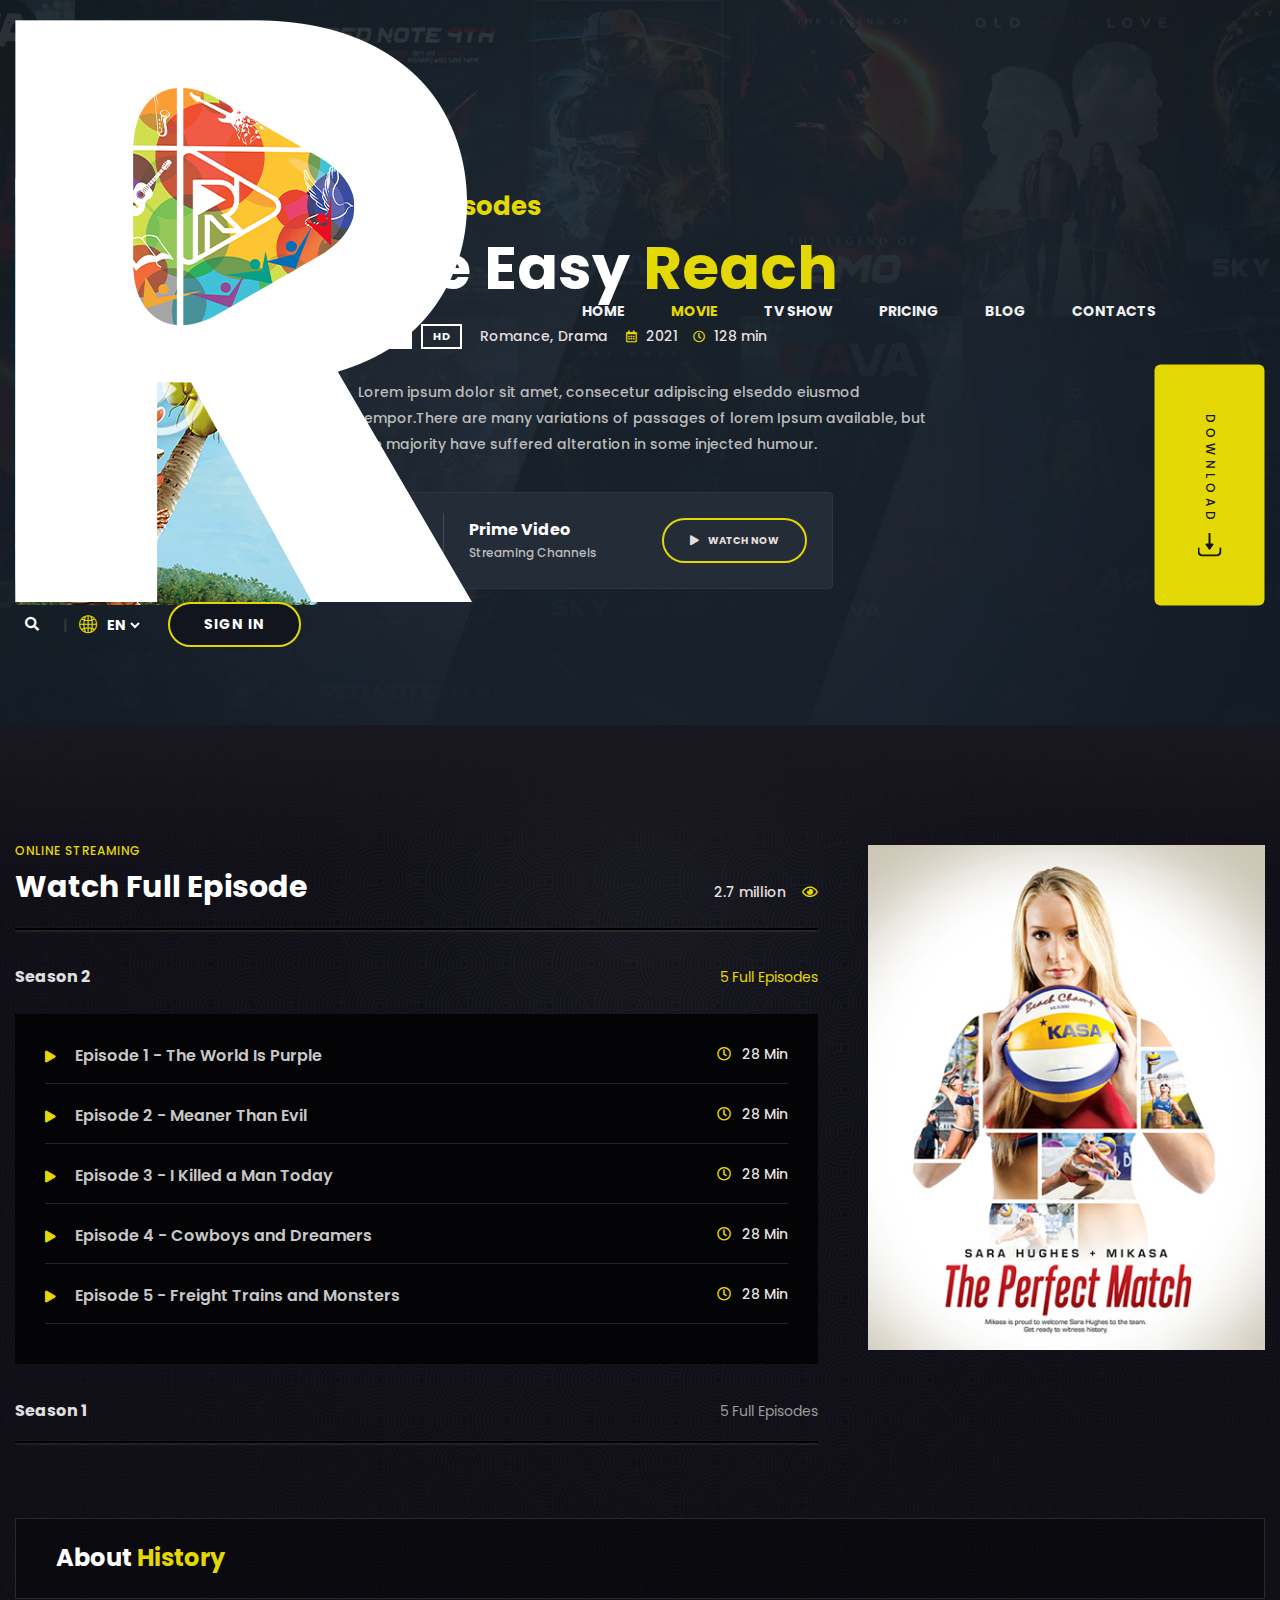
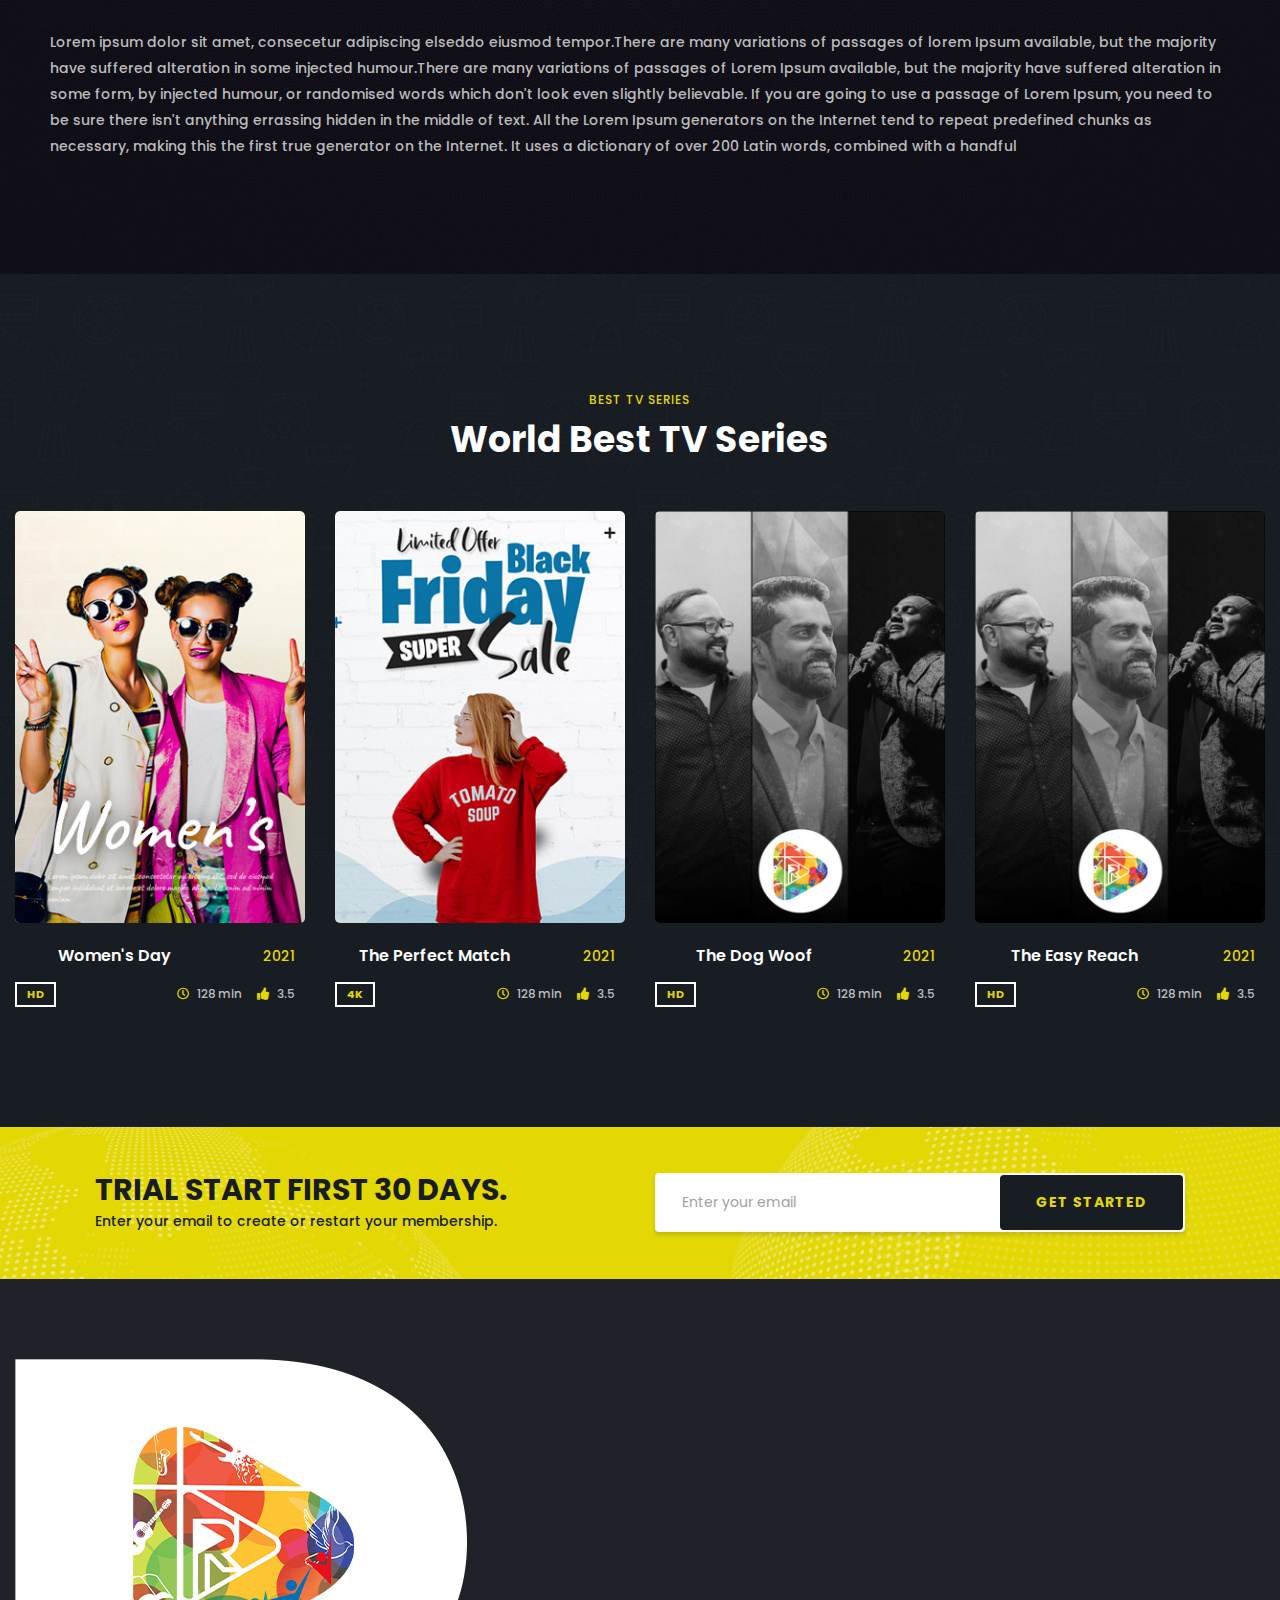
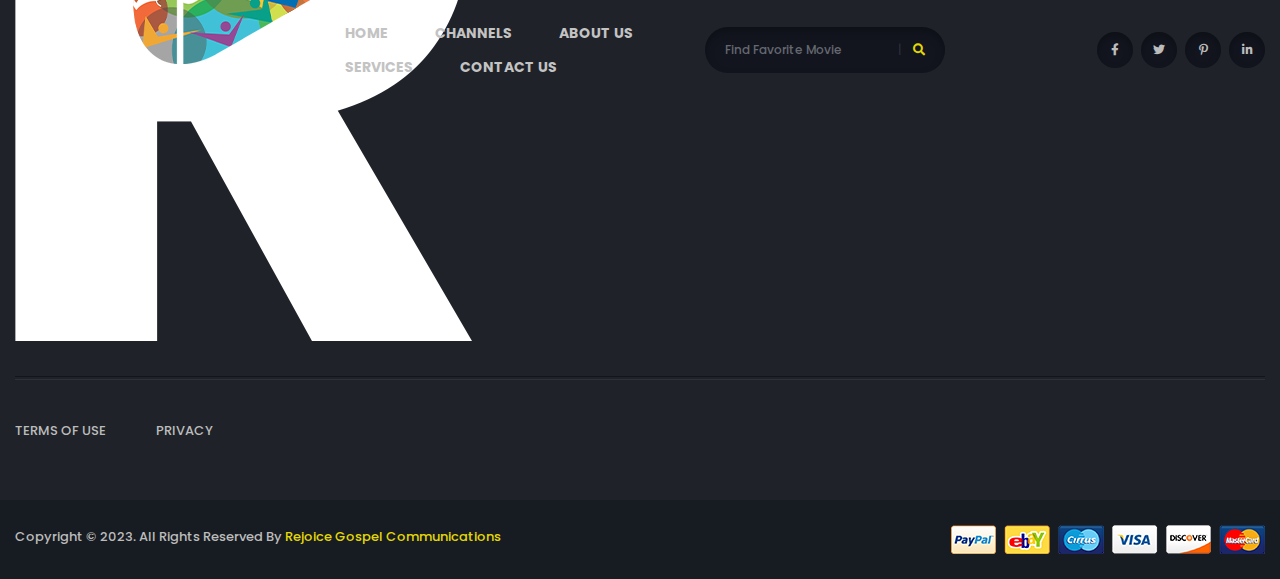
<file: movie-details.html>
<!doctype html>
<html class="no-js" lang="">
    <head>
        <meta charset="utf-8">
        <meta http-equiv="x-ua-compatible" content="ie=edge">
        <title>
Rejoice Gospel Communications
    </title>
        <meta name="description" content="">
        <meta name="viewport" content="width=device-width, initial-scale=1">

 <link rel="shortcut icon" type="image/x-icon" href="../../img/fab.png">
        <!-- Place favicon.ico in the root directory -->

		<!-- CSS here -->
        <link rel="stylesheet" href="css/bootstrap.min.css">
        <link rel="stylesheet" href="css/animate.min.css">
        <link rel="stylesheet" href="css/magnific-popup.css">
        <link rel="stylesheet" href="css/fontawesome-all.min.css">
        <link rel="stylesheet" href="css/owl.carousel.min.css">
        <link rel="stylesheet" href="css/flaticon.css">
        <link rel="stylesheet" href="css/odometer.css">
        <link rel="stylesheet" href="css/aos.css">
        <link rel="stylesheet" href="css/slick.css">
        <link rel="stylesheet" href="css/default.css">
        <link rel="stylesheet" href="css/style.css">
        <link rel="stylesheet" href="css/responsive.css">
    </head>
    <body>

        <!-- preloader -->
        <div id="preloader">
            <div id="loading-center">
                <div id="loading-center-absolute">
                    <img src="img/preloader.svg" alt="">
                </div>
            </div>
        </div>
        <!-- preloader-end -->

		<!-- Scroll-top -->
        <button class="scroll-top scroll-to-target" data-target="html">
            <i class="fas fa-angle-up"></i>
        </button>
        <!-- Scroll-top-end-->

        <!-- header-area -->
        <header>
            <div id="sticky-header" class="menu-area transparent-header">
                <div class="container custom-container">
                    <div class="row">
                        <div class="col-12">
                            <div class="mobile-nav-toggler"><i class="fas fa-bars"></i></div>
                            <div class="menu-wrap">
                                <nav class="menu-nav show">
                                    <div class="logo">
                                        <a href="index.html">
                                            <img src="img/logo/logo.png" alt="Logo">
                                        </a>
                                    </div>
                                    <div class="navbar-wrap main-menu d-none d-lg-flex">
                                        <ul class="navigation">
                                            <li class="menu-item-has-children"><a href="#">Home</a>
                                                <ul class="submenu">
                                                    <li><a href="index.html">Home One</a></li>
                                                    <li><a href="index-2.html">Home Two</a></li>
                                                </ul>
                                            </li>
                                            <li class="active menu-item-has-children"><a href="#">Movie</a>
                                                <ul class="submenu">
                                                    <li><a href="movie.html">Movie</a></li>
                                                    <li class="active"><a href="movie-details.html">Movie Details</a></li>
                                                </ul>
                                            </li>
                                            <li><a href="tv-show.html">tv show</a></li>
                                            <li><a href="pricing.html">Pricing</a></li>
                                            <li class="menu-item-has-children"><a href="#">blog</a>
                                                <ul class="submenu">
                                                    <li><a href="blog.html">Our Blog</a></li>
                                                    <li><a href="blog-details.html">Blog Details</a></li>
                                                </ul>
                                            </li>
                                            <li><a href="../contact/index.html">contacts</a></li>
                                        </ul>
                                    </div>
                                    <div class="header-action d-none d-md-block">
                                        <ul>
                                            <li class="header-search"><a href="#" data-toggle="modal" data-target="#search-modal"><i class="fas fa-search"></i></a></li>
                                            <li class="header-lang">
                                                <form action="#">
                                                    <div class="icon"><i class="flaticon-globe"></i></div>
                                                    <select id="lang-dropdown">
                                                        <option value="">En</option>
                                                        <option value="">Au</option>
                                                        <option value="">AR</option>
                                                        <option value="">TU</option>
                                                    </select>
                                                </form>
                                            </li>
                                            <li class="header-btn"><a href="#" class="btn">Sign In</a></li>
                                        </ul>
                                    </div>
                                </nav>
                            </div>

                            <!-- Mobile Menu  -->
                            <div class="mobile-menu">
                                <div class="close-btn"><i class="fas fa-times"></i></div>

                                <nav class="menu-box">
                                    <div class="nav-logo"><a href="index.html"><img src="img/logo/logo.png" alt="" title=""></a>
                                    </div>
                                    <div class="menu-outer">
                                        <!--Here Menu Will Come Automatically Via Javascript / Same Menu as in Header-->
                                    </div>
                                    <div class="social-links">
                                        <ul class="clearfix">
                                            <li><a href="#"><span class="fab fa-twitter"></span></a></li>
                                            <li><a href="#"><span class="fab fa-facebook-square"></span></a></li>
                                            <li><a href="#"><span class="fab fa-pinterest-p"></span></a></li>
                                            <li><a href="#"><span class="fab fa-instagram"></span></a></li>
                                            <li><a href="#"><span class="fab fa-youtube"></span></a></li>
                                        </ul>
                                    </div>
                                </nav>
                            </div>
                            <div class="menu-backdrop"></div>
                            <!-- End Mobile Menu -->

                            <!-- Modal Search -->
                            <div class="modal fade" id="search-modal" tabindex="-1" role="dialog" aria-hidden="true">
                                <div class="modal-dialog" role="document">
                                    <div class="modal-content">
                                        <form>
                                            <input type="text" placeholder="Search here...">
                                            <button><i class="fas fa-search"></i></button>
                                        </form>
                                    </div>
                                </div>
                            </div>
                            <!-- Modal Search-end -->

                        </div>
                    </div>
                </div>
            </div>
        </header>
        <!-- header-area-end -->


        <!-- main-area -->
        <main>

            <!-- movie-details-area -->
            <section class="movie-details-area" data-background="img/bg/movie_details_bg.jpg">
                <div class="container">
                    <div class="row align-items-center position-relative">
                        <div class="col-xl-3 col-lg-4">
                            <div class="movie-details-img">
                                <img src="img/poster/movie_details_img.jpg" alt="">
                                <a href="https://www.youtube.com/watch?v=R2gbPxeNk2E" class="popup-video"><img src="img/images/play_icon.png" alt=""></a>
                            </div>
                        </div>
                        <div class="col-xl-6 col-lg-8">
                            <div class="movie-details-content">
                                <h5>New Episodes</h5>
                                <h2>The Easy <span>Reach</span></h2>
                                <div class="banner-meta">
                                    <ul>
                                        <li class="quality">
                                            <span>Pg 18</span>
                                            <span>hd</span>
                                        </li>
                                        <li class="category">
                                            <a href="#">Romance,</a>
                                            <a href="#">Drama</a>
                                        </li>
                                        <li class="release-time">
                                            <span><i class="far fa-calendar-alt"></i> 2021</span>
                                            <span><i class="far fa-clock"></i> 128 min</span>
                                        </li>
                                    </ul>
                                </div>
                                <p>Lorem ipsum dolor sit amet, consecetur adipiscing elseddo eiusmod tempor.There are many
                                    variations of passages of lorem
                                    Ipsum available, but the majority have suffered alteration in some injected humour.</p>
                                <div class="movie-details-prime">
                                    <ul>
                                        <li class="share"><a href="#"><i class="fas fa-share-alt"></i> Share</a></li>
                                        <li class="streaming">
                                            <h6>Prime Video</h6>
                                            <span>Streaming Channels</span>
                                        </li>
                                        <li class="watch"><a href="https://www.youtube.com/watch?v=R2gbPxeNk2E" class="btn popup-video"><i class="fas fa-play"></i> Watch Now</a></li>
                                    </ul>
                                </div>
                            </div>
                        </div>
                        <div class="movie-details-btn">
                            <a href="img/poster/movie_details_img.jpg" class="download-btn" download="">Download <img src="fonts/download.svg" alt=""></a>
                        </div>
                    </div>
                </div>
            </section>
            <!-- movie-details-area-end -->

            <!-- episode-area -->
            <section class="episode-area episode-bg" data-background="img/bg/episode_bg.jpg">
                <div class="container">
                    <div class="row">
                        <div class="col-lg-8">
                            <div class="movie-episode-wrap">
                                <div class="episode-top-wrap">
                                    <div class="section-title">
                                        <span class="sub-title">ONLINE STREAMING</span>
                                        <h2 class="title">Watch Full Episode</h2>
                                    </div>
                                    <div class="total-views-count">
                                        <p>2.7 million <i class="far fa-eye"></i></p>
                                    </div>
                                </div>
                                <div class="episode-watch-wrap">
                                    <div class="accordion" id="accordionExample">
                                        <div class="card">
                                            <div class="card-header" id="headingOne">
                                                <button class="btn-block text-left" type="button" data-toggle="collapse" data-target="#collapseOne" aria-expanded="true" aria-controls="collapseOne">
                                                    <span class="season">Season 2</span>
                                                    <span class="video-count">5 Full Episodes</span>
                                                </button>
                                            </div>
                                            <div id="collapseOne" class="collapse show" aria-labelledby="headingOne" data-parent="#accordionExample">
                                                <div class="card-body">
                                                    <ul>
                                                        <li><a href="https://www.youtube.com/watch?v=R2gbPxeNk2E" class="popup-video"><i class="fas fa-play"></i> Episode 1 - The World Is Purple</a> <span class="duration"><i class="far fa-clock"></i> 28 Min</span></li>
                                                        <li><a href="https://www.youtube.com/watch?v=R2gbPxeNk2E" class="popup-video"><i class="fas fa-play"></i> Episode 2 - Meaner Than Evil</a> <span class="duration"><i class="far fa-clock"></i> 28 Min</span></li>
                                                        <li><a href="https://www.youtube.com/watch?v=R2gbPxeNk2E" class="popup-video"><i class="fas fa-play"></i> Episode 3 - I Killed a Man Today</a> <span class="duration"><i class="far fa-clock"></i> 28 Min</span></li>
                                                        <li><a href="https://www.youtube.com/watch?v=R2gbPxeNk2E" class="popup-video"><i class="fas fa-play"></i> Episode 4 - Cowboys and Dreamers</a> <span class="duration"><i class="far fa-clock"></i> 28 Min</span></li>
                                                        <li><a href="https://www.youtube.com/watch?v=R2gbPxeNk2E" class="popup-video"><i class="fas fa-play"></i> Episode 5 - Freight Trains and Monsters</a> <span class="duration"><i class="far fa-clock"></i> 28 Min</span></li>
                                                    </ul>
                                                </div>
                                            </div>
                                        </div>
                                        <div class="card">
                                            <div class="card-header" id="headingTwo">
                                                <button class="btn-block text-left collapsed" type="button" data-toggle="collapse" data-target="#collapseTwo" aria-expanded="false" aria-controls="collapseTwo">
                                                    <span class="season">Season 1</span>
                                                    <span class="video-count">5 Full Episodes</span>
                                                </button>
                                            </div>
                                            <div id="collapseTwo" class="collapse" aria-labelledby="headingTwo" data-parent="#accordionExample">
                                                <div class="card-body">
                                                    <ul>
                                                        <li><a href="https://www.youtube.com/watch?v=R2gbPxeNk2E" class="popup-video"><i class="fas fa-play"></i> Episode 1 - The World Is Purple</a> <span class="duration"><i class="far fa-clock"></i> 28 Min</span>
                                                        </li>
                                                        <li><a href="https://www.youtube.com/watch?v=R2gbPxeNk2E" class="popup-video"><i class="fas fa-play"></i> Episode 2 - Meaner Than Evil</a> <span class="duration"><i class="far fa-clock"></i> 28 Min</span></li>
                                                        <li><a href="https://www.youtube.com/watch?v=R2gbPxeNk2E" class="popup-video"><i class="fas fa-play"></i> Episode 3 - I Killed a Man Today</a> <span class="duration"><i class="far fa-clock"></i> 28 Min</span>
                                                        </li>
                                                        <li><a href="https://www.youtube.com/watch?v=R2gbPxeNk2E" class="popup-video"><i class="fas fa-play"></i> Episode 4 - Cowboys and Dreamers</a> <span class="duration"><i class="far fa-clock"></i> 28 Min</span>
                                                        </li>
                                                        <li><a href="https://www.youtube.com/watch?v=R2gbPxeNk2E" class="popup-video"><i class="fas fa-play"></i> Episode 5 - Freight Trains and Monsters</a> <span class="duration"><i class="far fa-clock"></i> 28 Min</span></li>
                                                    </ul>
                                                </div>
                                            </div>
                                        </div>
                                    </div>
                                </div>
                            </div>
                        </div>
                        <div class="col-lg-4">
                            <div class="episode-img">
                                <img src="img/images/episode_img.jpg" alt="">
                            </div>
                        </div>
                    </div>
                    <div class="row">
                        <div class="col-12">
                            <div class="movie-history-wrap">
                                <h3 class="title">About <span>History</span></h3>
                                <p>Lorem ipsum dolor sit amet, consecetur adipiscing elseddo eiusmod tempor.There are many variations of passages of lorem
                                Ipsum available, but the majority have suffered alteration in some injected humour.There are many variations of passages
                                of Lorem Ipsum available, but the majority have suffered alteration in some form, by injected humour, or randomised
                                words which don't look even slightly believable. If you are going to use a passage of Lorem Ipsum, you need to be sure
                                there isn't anything errassing hidden in the middle of text. All the Lorem Ipsum generators on the Internet tend to
                                repeat predefined chunks as necessary, making this the first true generator on the Internet. It uses a dictionary of
                                over 200 Latin words, combined with a handful</p>
                            </div>
                        </div>
                    </div>
                </div>
            </section>
            <!-- episode-area-end -->

            <!-- tv-series-area -->
            <section class="tv-series-area tv-series-bg" data-background="img/bg/tv_series_bg02.jpg">
                <div class="container">
                    <div class="row justify-content-center">
                        <div class="col-lg-8">
                            <div class="section-title text-center mb-50">
                                <span class="sub-title">Best TV Series</span>
                                <h2 class="title">World Best TV Series</h2>
                            </div>
                        </div>
                    </div>
                    <div class="row justify-content-center">
                        <div class="col-xl-3 col-lg-4 col-sm-6">
                            <div class="movie-item mb-50">
                                <div class="movie-poster">
                                    <a href="movie-details.html"><img src="img/poster/ucm_poster09.jpg" alt=""></a>
                                </div>
                                <div class="movie-content">
                                    <div class="top">
                                        <h5 class="title"><a href="movie-details.html">Women's Day</a></h5>
                                        <span class="date">2021</span>
                                    </div>
                                    <div class="bottom">
                                        <ul>
                                            <li><span class="quality">hd</span></li>
                                            <li>
                                                <span class="duration"><i class="far fa-clock"></i> 128 min</span>
                                                <span class="rating"><i class="fas fa-thumbs-up"></i> 3.5</span>
                                            </li>
                                        </ul>
                                    </div>
                                </div>
                            </div>
                        </div>
                        <div class="col-xl-3 col-lg-4 col-sm-6">
                            <div class="movie-item mb-50">
                                <div class="movie-poster">
                                    <a href="movie-details.html"><img src="img/poster/ucm_poster10.jpg" alt=""></a>
                                </div>
                                <div class="movie-content">
                                    <div class="top">
                                        <h5 class="title"><a href="movie-details.html">The Perfect Match</a></h5>
                                        <span class="date">2021</span>
                                    </div>
                                    <div class="bottom">
                                        <ul>
                                            <li><span class="quality">4k</span></li>
                                            <li>
                                                <span class="duration"><i class="far fa-clock"></i> 128 min</span>
                                                <span class="rating"><i class="fas fa-thumbs-up"></i> 3.5</span>
                                            </li>
                                        </ul>
                                    </div>
                                </div>
                            </div>
                        </div>
                        <div class="col-xl-3 col-lg-4 col-sm-6">
                            <div class="movie-item mb-50">
                                <div class="movie-poster">
                                    <a href="movie-details.html"><img src="img/poster/ucm_poster03.jpg" alt=""></a>
                                </div>
                                <div class="movie-content">
                                    <div class="top">
                                        <h5 class="title"><a href="movie-details.html">The Dog Woof</a></h5>
                                        <span class="date">2021</span>
                                    </div>
                                    <div class="bottom">
                                        <ul>
                                            <li><span class="quality">hd</span></li>
                                            <li>
                                                <span class="duration"><i class="far fa-clock"></i> 128 min</span>
                                                <span class="rating"><i class="fas fa-thumbs-up"></i> 3.5</span>
                                            </li>
                                        </ul>
                                    </div>
                                </div>
                            </div>
                        </div>
                        <div class="col-xl-3 col-lg-4 col-sm-6">
                            <div class="movie-item mb-50">
                                <div class="movie-poster">
                                    <a href="movie-details.html"><img src="img/poster/ucm_poster04.jpg" alt=""></a>
                                </div>
                                <div class="movie-content">
                                    <div class="top">
                                        <h5 class="title"><a href="movie-details.html">The Easy Reach</a></h5>
                                        <span class="date">2021</span>
                                    </div>
                                    <div class="bottom">
                                        <ul>
                                            <li><span class="quality">hd</span></li>
                                            <li>
                                                <span class="duration"><i class="far fa-clock"></i> 128 min</span>
                                                <span class="rating"><i class="fas fa-thumbs-up"></i> 3.5</span>
                                            </li>
                                        </ul>
                                    </div>
                                </div>
                            </div>
                        </div>
                    </div>
                </div>
            </section>
            <!-- tv-series-area-end -->

            <!-- newsletter-area -->
            <section class="newsletter-area newsletter-bg" data-background="img/bg/newsletter_bg.jpg">
                <div class="container">
                    <div class="newsletter-inner-wrap">
                        <div class="row align-items-center">
                            <div class="col-lg-6">
                                <div class="newsletter-content">
                                    <h4>Trial Start First 30 Days.</h4>
                                    <p>Enter your email to create or restart your membership.</p>
                                </div>
                            </div>
                            <div class="col-lg-6">
                                <form action="#" class="newsletter-form">
                                    <input type="email" required placeholder="Enter your email">
                                    <button class="btn">get started</button>
                                </form>
                            </div>
                        </div>
                    </div>
                </div>
            </section>
            <!-- newsletter-area-end -->

        </main>
        <!-- main-area-end -->


        <!-- footer-area -->
        <footer>
            <div class="footer-top-wrap">
                <div class="container">
                    <div class="footer-menu-wrap">
                        <div class="row align-items-center">
                            <div class="col-lg-3">
                                <div class="footer-logo">
                                    <a href="index.html"><img src="img/logo/logo.png" alt=""></a>
                                </div>
                            </div>
                            <div class="col-lg-6">
                                <div class="footer-menu">
                                    <nav>
                                        <ul class="navigation">
                                         <li><a href="index.html">Home</a></li>
                                         <li><a href="index.html">Channels</a></li>
                                         <li><a href="index.html">About Us</a></li>
                                         <li><a href="index.html">Services</a></li>
                                         <li><a href="pricing.html">Contact Us</a></li>
                                       </ul>
                                        <div class="footer-search">
                                            <form action="#">
                                                <input type="text" placeholder="Find Favorite Movie">
                                                <button><i class="fas fa-search"></i></button>
                                            </form>
                                        </div>
                                    </nav>
                                </div>
                            </div>
                            <div class="col-md-3">
                                <div class="footer-social">
                                    <ul>
                                        <li><a href="#"><i class="fab fa-facebook-f"></i></a></li>
                                        <li><a href="#"><i class="fab fa-twitter"></i></a></li>
                                        <li><a href="#"><i class="fab fa-pinterest-p"></i></a></li>
                                        <li><a href="#"><i class="fab fa-linkedin-in"></i></a></li>
                                    </ul>
                                </div>
                            </div>
                        </div>
                    </div>
                    <div class="footer-quick-link-wrap">
                        <div class="row align-items-center">
                            <div class="col-md-7">
                                <div class="quick-link-list">
                                    <ul>
                                        <!-- <li><a href="#">FAQ</a></li>
                                        <li><a href="#">Help Center</a></li> -->
                                        <li><a href="#">Terms of Use</a></li>
                                        <li><a href="#">Privacy</a></li>
                                    </ul>
                                </div>
                            </div>
                            <!-- <div class="col-md-5">
                                <div class="footer-social">
                                    <ul>
                                        <li><a href="#"><i class="fab fa-facebook-f"></i></a></li>
                                        <li><a href="#"><i class="fab fa-twitter"></i></a></li>
                                        <li><a href="#"><i class="fab fa-pinterest-p"></i></a></li>
                                        <li><a href="#"><i class="fab fa-linkedin-in"></i></a></li>
                                    </ul>
                                </div>
                            </div> -->
                        </div>
                    </div>
                </div>
            </div>
            <div class="copyright-wrap">
                <div class="container">
                    <div class="row">
                        <div class="col-lg-6 col-md-6">
                            <div class="copyright-text">
                                              <p>
                  Copyright &copy; 2023. All Rights Reserved By
                  <a href="index.html">Rejoice Gospel Communications</a>
                </p>
                            </div>
                        </div>
                        <div class="col-lg-6 col-md-6">
                            <div class="payment-method-img text-center text-md-right">
                                <img src="img/images/card_img.png" alt="img">
                            </div>
                        </div>
                    </div>
                </div>
            </div>
        </footer>
        <!-- footer-area-end -->





		<!-- JS here -->
        <script src="js/vendor/jquery-3.6.0.min.js"></script>
        <script src="js/popper.min.js"></script>
        <script src="js/bootstrap.min.js"></script>
        <script src="js/isotope.pkgd.min.js"></script>
        <script src="js/imagesloaded.pkgd.min.js"></script>
        <script src="js/jquery.magnific-popup.min.js"></script>
        <script src="js/owl.carousel.min.js"></script>
        <script src="js/jquery.odometer.min.js"></script>
        <script src="js/jquery.appear.js"></script>
        <script src="js/slick.min.js"></script>
        <script src="js/ajax-form.js"></script>
        <script src="js/wow.min.js"></script>
        <script src="js/aos.js"></script>
        <script src="js/plugins.js"></script>
        <script src="js/main.js"></script>
    </body>
</html>
</file>
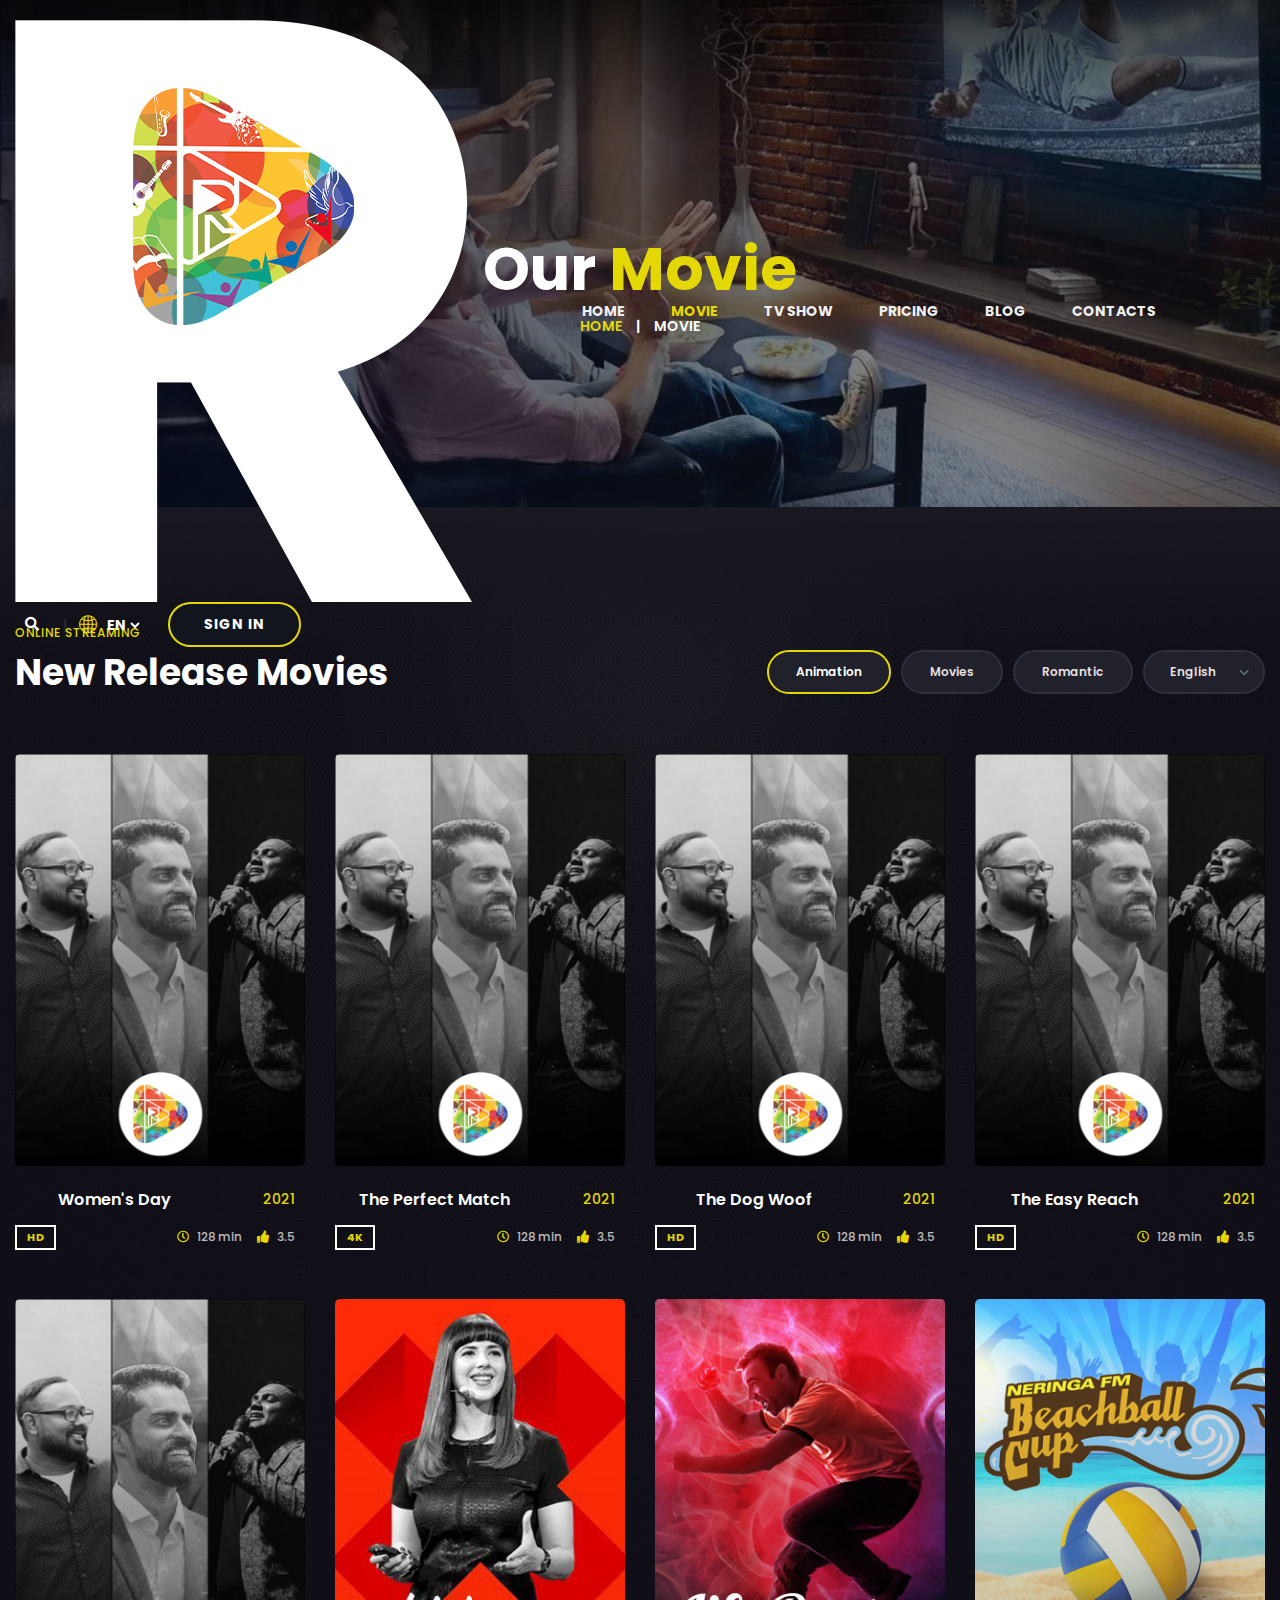
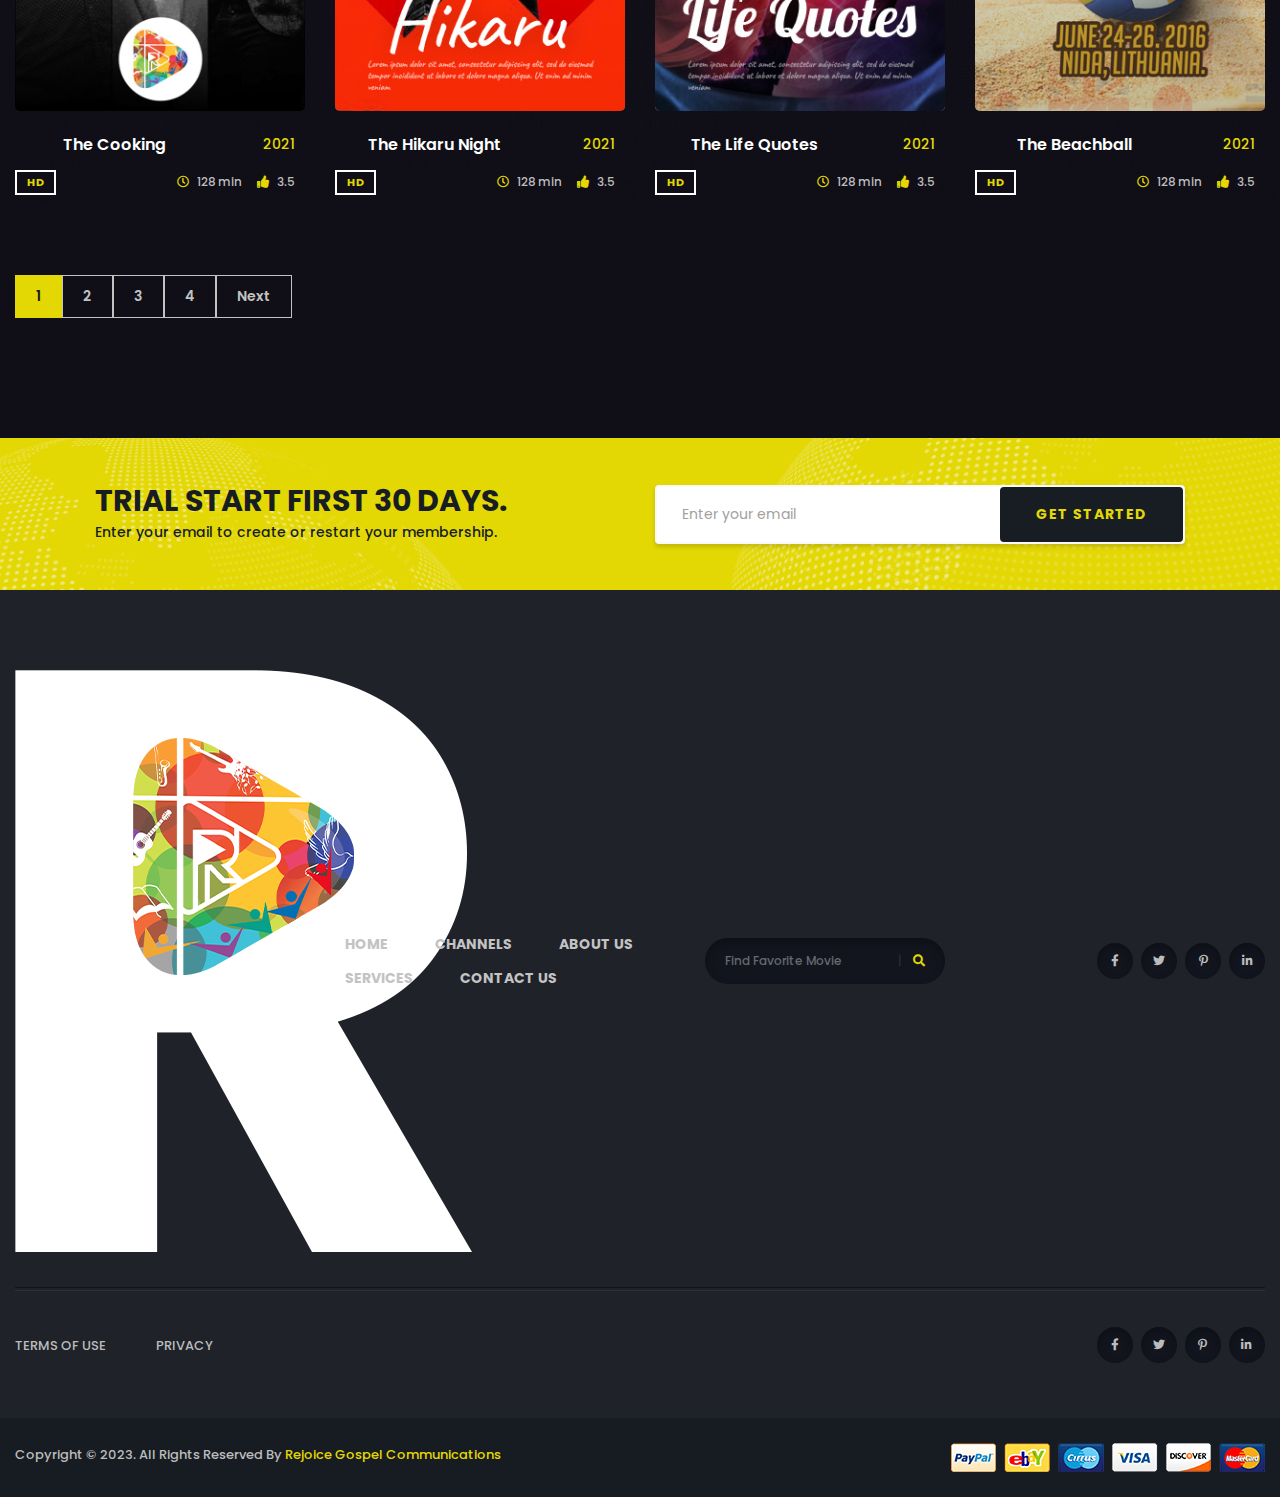
<file: movie.html>
<!doctype html>
<html class="no-js" lang="">
    <head>
        <meta charset="utf-8">
        <meta http-equiv="x-ua-compatible" content="ie=edge">
        <title>
Rejoice Gospel Communications
    </title>
        <meta name="description" content="">
        <meta name="viewport" content="width=device-width, initial-scale=1">

 <link rel="shortcut icon" type="image/x-icon" href="../../img/fab.png">
        <!-- Place favicon.ico in the root directory -->

		<!-- CSS here -->
        <link rel="stylesheet" href="css/bootstrap.min.css">
        <link rel="stylesheet" href="css/animate.min.css">
        <link rel="stylesheet" href="css/magnific-popup.css">
        <link rel="stylesheet" href="css/fontawesome-all.min.css">
        <link rel="stylesheet" href="css/owl.carousel.min.css">
        <link rel="stylesheet" href="css/flaticon.css">
        <link rel="stylesheet" href="css/odometer.css">
        <link rel="stylesheet" href="css/aos.css">
        <link rel="stylesheet" href="css/slick.css">
        <link rel="stylesheet" href="css/default.css">
        <link rel="stylesheet" href="css/style.css">
        <link rel="stylesheet" href="css/responsive.css">
    </head>
    <body>

        <!-- preloader -->
        <div id="preloader">
            <div id="loading-center">
                <div id="loading-center-absolute">
                    <img src="img/preloader.svg" alt="">
                </div>
            </div>
        </div>
        <!-- preloader-end -->

		<!-- Scroll-top -->
        <button class="scroll-top scroll-to-target" data-target="html">
            <i class="fas fa-angle-up"></i>
        </button>
        <!-- Scroll-top-end-->

        <!-- header-area -->
        <header>
            <div id="sticky-header" class="menu-area transparent-header">
                <div class="container custom-container">
                    <div class="row">
                        <div class="col-12">
                            <div class="mobile-nav-toggler"><i class="fas fa-bars"></i></div>
                            <div class="menu-wrap">
                                <nav class="menu-nav show">
                                    <div class="logo">
                                        <a href="index.html">
                                            <img src="img/logo/logo.png" alt="Logo">
                                        </a>
                                    </div>
                                    <div class="navbar-wrap main-menu d-none d-lg-flex">
                                        <ul class="navigation">
                                            <li class="menu-item-has-children"><a href="#">Home</a>
                                                <ul class="submenu">
                                                    <li><a href="index.html">Home One</a></li>
                                                    <li><a href="index-2.html">Home Two</a></li>
                                                </ul>
                                            </li>
                                            <li class="active menu-item-has-children"><a href="#">Movie</a>
                                                <ul class="submenu">
                                                    <li class="active"><a href="movie.html">Movie</a></li>
                                                    <li><a href="movie-details.html">Movie Details</a></li>
                                                </ul>
                                            </li>
                                            <li><a href="tv-show.html">tv show</a></li>
                                            <li><a href="pricing.html">Pricing</a></li>
                                            <li class="menu-item-has-children"><a href="#">blog</a>
                                                <ul class="submenu">
                                                    <li><a href="blog.html">Our Blog</a></li>
                                                    <li><a href="blog-details.html">Blog Details</a></li>
                                                </ul>
                                            </li>
                                            <li><a href="../contact/index.html">contacts</a></li>
                                        </ul>
                                    </div>
                                    <div class="header-action d-none d-md-block">
                                        <ul>
                                            <li class="header-search"><a href="#" data-toggle="modal" data-target="#search-modal"><i class="fas fa-search"></i></a></li>
                                            <li class="header-lang">
                                                <form action="#">
                                                    <div class="icon"><i class="flaticon-globe"></i></div>
                                                    <select id="lang-dropdown">
                                                        <option value="">En</option>
                                                        <option value="">Au</option>
                                                        <option value="">AR</option>
                                                        <option value="">TU</option>
                                                    </select>
                                                </form>
                                            </li>
                                            <li class="header-btn"><a href="#" class="btn">Sign In</a></li>
                                        </ul>
                                    </div>
                                </nav>
                            </div>

                            <!-- Mobile Menu  -->
                            <div class="mobile-menu">
                                <div class="close-btn"><i class="fas fa-times"></i></div>

                                <nav class="menu-box">
                                    <div class="nav-logo"><a href="index.html"><img src="img/logo/logo.png" alt="" title=""></a>
                                    </div>
                                    <div class="menu-outer">
                                        <!--Here Menu Will Come Automatically Via Javascript / Same Menu as in Header-->
                                    </div>
                                    <div class="social-links">
                                        <ul class="clearfix">
                                            <li><a href="#"><span class="fab fa-twitter"></span></a></li>
                                            <li><a href="#"><span class="fab fa-facebook-square"></span></a></li>
                                            <li><a href="#"><span class="fab fa-pinterest-p"></span></a></li>
                                            <li><a href="#"><span class="fab fa-instagram"></span></a></li>
                                            <li><a href="#"><span class="fab fa-youtube"></span></a></li>
                                        </ul>
                                    </div>
                                </nav>
                            </div>
                            <div class="menu-backdrop"></div>
                            <!-- End Mobile Menu -->

                            <!-- Modal Search -->
                            <div class="modal fade" id="search-modal" tabindex="-1" role="dialog" aria-hidden="true">
                                <div class="modal-dialog" role="document">
                                    <div class="modal-content">
                                        <form>
                                            <input type="text" placeholder="Search here...">
                                            <button><i class="fas fa-search"></i></button>
                                        </form>
                                    </div>
                                </div>
                            </div>
                            <!-- Modal Search-end -->

                        </div>
                    </div>
                </div>
            </div>
        </header>
        <!-- header-area-end -->


        <!-- main-area -->
        <main>

            <!-- breadcrumb-area -->
            <section class="breadcrumb-area breadcrumb-bg" data-background="img/bg/breadcrumb_bg.jpg">
                <div class="container">
                    <div class="row">
                        <div class="col-12">
                            <div class="breadcrumb-content">
                                <h2 class="title">Our <span>Movie</span></h2>
                                <nav aria-label="breadcrumb">
                                    <ol class="breadcrumb">
                                        <li class="breadcrumb-item"><a href="index.html">Home</a></li>
                                        <li class="breadcrumb-item active" aria-current="page">Movie</li>
                                    </ol>
                                </nav>
                            </div>
                        </div>
                    </div>
                </div>
            </section>
            <!-- breadcrumb-area-end -->

            <!-- movie-area -->
            <section class="movie-area movie-bg" data-background="img/bg/movie_bg.jpg">
                <div class="container">
                    <div class="row align-items-end mb-60">
                        <div class="col-lg-6">
                            <div class="section-title text-center text-lg-left">
                                <span class="sub-title">ONLINE STREAMING</span>
                                <h2 class="title">New Release Movies</h2>
                            </div>
                        </div>
                        <div class="col-lg-6">
                            <div class="movie-page-meta">
                                <div class="tr-movie-menu-active text-center">
                                    <button class="active" data-filter="*">Animation</button>
                                    <button class="" data-filter=".cat-one">Movies</button>
                                    <button class="" data-filter=".cat-two">Romantic</button>
                                </div>
                                <form action="#" class="movie-filter-form">
                                    <select class="custom-select">
                                        <option selected>English</option>
                                        <option value="1">Blueray</option>
                                        <option value="2">4k Movie</option>
                                        <option value="3">Hd Movie</option>
                                    </select>
                                </form>
                            </div>
                        </div>
                    </div>
                    <div class="row tr-movie-active">
                        <div class="col-xl-3 col-lg-4 col-sm-6 grid-item grid-sizer cat-two">
                            <div class="movie-item movie-item-three mb-50">
                                <div class="movie-poster">
                                    <img src="img/poster/ucm_poster01.jpg" alt="">
                                    <ul class="overlay-btn">
                                        <li class="rating">
                                            <i class="fas fa-star"></i>
                                            <i class="fas fa-star"></i>
                                            <i class="fas fa-star"></i>
                                            <i class="fas fa-star"></i>
                                            <i class="fas fa-star"></i>
                                        </li>
                                        <li><a href="https://www.youtube.com/watch?v=R2gbPxeNk2E" class="popup-video btn">Watch Now</a></li>
                                        <li><a href="movie-details.html" class="btn">Details</a></li>
                                    </ul>
                                </div>
                                <div class="movie-content">
                                    <div class="top">
                                        <h5 class="title"><a href="movie-details.html">Women's Day</a></h5>
                                        <span class="date">2021</span>
                                    </div>
                                    <div class="bottom">
                                        <ul>
                                            <li><span class="quality">hd</span></li>
                                            <li>
                                                <span class="duration"><i class="far fa-clock"></i> 128 min</span>
                                                <span class="rating"><i class="fas fa-thumbs-up"></i> 3.5</span>
                                            </li>
                                        </ul>
                                    </div>
                                </div>
                            </div>
                        </div>
                        <div class="col-xl-3 col-lg-4 col-sm-6 grid-item grid-sizer cat-one">
                            <div class="movie-item movie-item-three mb-50">
                                <div class="movie-poster">
                                    <img src="img/poster/ucm_poster02.jpg" alt="">
                                    <ul class="overlay-btn">
                                        <li class="rating">
                                            <i class="fas fa-star"></i>
                                            <i class="fas fa-star"></i>
                                            <i class="fas fa-star"></i>
                                            <i class="fas fa-star"></i>
                                            <i class="fas fa-star"></i>
                                        </li>
                                        <li><a href="https://www.youtube.com/watch?v=R2gbPxeNk2E" class="popup-video btn">Watch Now</a></li>
                                        <li><a href="movie-details.html" class="btn">Details</a></li>
                                    </ul>
                                </div>
                                <div class="movie-content">
                                    <div class="top">
                                        <h5 class="title"><a href="movie-details.html">The Perfect Match</a></h5>
                                        <span class="date">2021</span>
                                    </div>
                                    <div class="bottom">
                                        <ul>
                                            <li><span class="quality">4k</span></li>
                                            <li>
                                                <span class="duration"><i class="far fa-clock"></i> 128 min</span>
                                                <span class="rating"><i class="fas fa-thumbs-up"></i> 3.5</span>
                                            </li>
                                        </ul>
                                    </div>
                                </div>
                            </div>
                        </div>
                        <div class="col-xl-3 col-lg-4 col-sm-6 grid-item grid-sizer cat-two">
                            <div class="movie-item movie-item-three mb-50">
                                <div class="movie-poster">
                                    <img src="img/poster/ucm_poster03.jpg" alt="">
                                    <ul class="overlay-btn">
                                        <li class="rating">
                                            <i class="fas fa-star"></i>
                                            <i class="fas fa-star"></i>
                                            <i class="fas fa-star"></i>
                                            <i class="fas fa-star"></i>
                                            <i class="fas fa-star"></i>
                                        </li>
                                        <li><a href="https://www.youtube.com/watch?v=R2gbPxeNk2E" class="popup-video btn">Watch Now</a></li>
                                        <li><a href="movie-details.html" class="btn">Details</a></li>
                                    </ul>
                                </div>
                                <div class="movie-content">
                                    <div class="top">
                                        <h5 class="title"><a href="movie-details.html">The Dog Woof</a></h5>
                                        <span class="date">2021</span>
                                    </div>
                                    <div class="bottom">
                                        <ul>
                                            <li><span class="quality">hd</span></li>
                                            <li>
                                                <span class="duration"><i class="far fa-clock"></i> 128 min</span>
                                                <span class="rating"><i class="fas fa-thumbs-up"></i> 3.5</span>
                                            </li>
                                        </ul>
                                    </div>
                                </div>
                            </div>
                        </div>
                        <div class="col-xl-3 col-lg-4 col-sm-6 grid-item grid-sizer cat-one">
                            <div class="movie-item movie-item-three mb-50">
                                <div class="movie-poster">
                                    <img src="img/poster/ucm_poster04.jpg" alt="">
                                    <ul class="overlay-btn">
                                        <li class="rating">
                                            <i class="fas fa-star"></i>
                                            <i class="fas fa-star"></i>
                                            <i class="fas fa-star"></i>
                                            <i class="fas fa-star"></i>
                                            <i class="fas fa-star"></i>
                                        </li>
                                        <li><a href="https://www.youtube.com/watch?v=R2gbPxeNk2E" class="popup-video btn">Watch Now</a></li>
                                        <li><a href="movie-details.html" class="btn">Details</a></li>
                                    </ul>
                                </div>
                                <div class="movie-content">
                                    <div class="top">
                                        <h5 class="title"><a href="movie-details.html">The Easy Reach</a></h5>
                                        <span class="date">2021</span>
                                    </div>
                                    <div class="bottom">
                                        <ul>
                                            <li><span class="quality">hd</span></li>
                                            <li>
                                                <span class="duration"><i class="far fa-clock"></i> 128 min</span>
                                                <span class="rating"><i class="fas fa-thumbs-up"></i> 3.5</span>
                                            </li>
                                        </ul>
                                    </div>
                                </div>
                            </div>
                        </div>
                        <div class="col-xl-3 col-lg-4 col-sm-6 grid-item grid-sizer cat-two">
                            <div class="movie-item movie-item-three mb-50">
                                <div class="movie-poster">
                                    <img src="img/poster/ucm_poster05.jpg" alt="">
                                    <ul class="overlay-btn">
                                        <li class="rating">
                                            <i class="fas fa-star"></i>
                                            <i class="fas fa-star"></i>
                                            <i class="fas fa-star"></i>
                                            <i class="fas fa-star"></i>
                                            <i class="fas fa-star"></i>
                                        </li>
                                        <li><a href="https://www.youtube.com/watch?v=R2gbPxeNk2E" class="popup-video btn">Watch Now</a></li>
                                        <li><a href="movie-details.html" class="btn">Details</a></li>
                                    </ul>
                                </div>
                                <div class="movie-content">
                                    <div class="top">
                                        <h5 class="title"><a href="movie-details.html">The Cooking</a></h5>
                                        <span class="date">2021</span>
                                    </div>
                                    <div class="bottom">
                                        <ul>
                                            <li><span class="quality">hd</span></li>
                                            <li>
                                                <span class="duration"><i class="far fa-clock"></i> 128 min</span>
                                                <span class="rating"><i class="fas fa-thumbs-up"></i> 3.5</span>
                                            </li>
                                        </ul>
                                    </div>
                                </div>
                            </div>
                        </div>
                        <div class="col-xl-3 col-lg-4 col-sm-6 grid-item grid-sizer cat-one cat-two">
                            <div class="movie-item movie-item-three mb-50">
                                <div class="movie-poster">
                                    <img src="img/poster/ucm_poster06.jpg" alt="">
                                    <ul class="overlay-btn">
                                        <li class="rating">
                                            <i class="fas fa-star"></i>
                                            <i class="fas fa-star"></i>
                                            <i class="fas fa-star"></i>
                                            <i class="fas fa-star"></i>
                                            <i class="fas fa-star"></i>
                                        </li>
                                        <li><a href="https://www.youtube.com/watch?v=R2gbPxeNk2E" class="popup-video btn">Watch Now</a></li>
                                        <li><a href="movie-details.html" class="btn">Details</a></li>
                                    </ul>
                                </div>
                                <div class="movie-content">
                                    <div class="top">
                                        <h5 class="title"><a href="movie-details.html">The Hikaru Night</a></h5>
                                        <span class="date">2021</span>
                                    </div>
                                    <div class="bottom">
                                        <ul>
                                            <li><span class="quality">hd</span></li>
                                            <li>
                                                <span class="duration"><i class="far fa-clock"></i> 128 min</span>
                                                <span class="rating"><i class="fas fa-thumbs-up"></i> 3.5</span>
                                            </li>
                                        </ul>
                                    </div>
                                </div>
                            </div>
                        </div>
                        <div class="col-xl-3 col-lg-4 col-sm-6 grid-item grid-sizer cat-one">
                            <div class="movie-item movie-item-three mb-50">
                                <div class="movie-poster">
                                    <img src="img/poster/ucm_poster07.jpg" alt="">
                                    <ul class="overlay-btn">
                                        <li class="rating">
                                            <i class="fas fa-star"></i>
                                            <i class="fas fa-star"></i>
                                            <i class="fas fa-star"></i>
                                            <i class="fas fa-star"></i>
                                            <i class="fas fa-star"></i>
                                        </li>
                                        <li><a href="https://www.youtube.com/watch?v=R2gbPxeNk2E" class="popup-video btn">Watch Now</a></li>
                                        <li><a href="movie-details.html" class="btn">Details</a></li>
                                    </ul>
                                </div>
                                <div class="movie-content">
                                    <div class="top">
                                        <h5 class="title"><a href="movie-details.html">The Life Quotes</a></h5>
                                        <span class="date">2021</span>
                                    </div>
                                    <div class="bottom">
                                        <ul>
                                            <li><span class="quality">hd</span></li>
                                            <li>
                                                <span class="duration"><i class="far fa-clock"></i> 128 min</span>
                                                <span class="rating"><i class="fas fa-thumbs-up"></i> 3.5</span>
                                            </li>
                                        </ul>
                                    </div>
                                </div>
                            </div>
                        </div>
                        <div class="col-xl-3 col-lg-4 col-sm-6 grid-item grid-sizer cat-one cat-two">
                            <div class="movie-item movie-item-three mb-50">
                                <div class="movie-poster">
                                    <img src="img/poster/ucm_poster08.jpg" alt="">
                                    <ul class="overlay-btn">
                                        <li class="rating">
                                            <i class="fas fa-star"></i>
                                            <i class="fas fa-star"></i>
                                            <i class="fas fa-star"></i>
                                            <i class="fas fa-star"></i>
                                            <i class="fas fa-star"></i>
                                        </li>
                                        <li><a href="https://www.youtube.com/watch?v=R2gbPxeNk2E" class="popup-video btn">Watch Now</a></li>
                                        <li><a href="movie-details.html" class="btn">Details</a></li>
                                    </ul>
                                </div>
                                <div class="movie-content">
                                    <div class="top">
                                        <h5 class="title"><a href="movie-details.html">The Beachball</a></h5>
                                        <span class="date">2021</span>
                                    </div>
                                    <div class="bottom">
                                        <ul>
                                            <li><span class="quality">hd</span></li>
                                            <li>
                                                <span class="duration"><i class="far fa-clock"></i> 128 min</span>
                                                <span class="rating"><i class="fas fa-thumbs-up"></i> 3.5</span>
                                            </li>
                                        </ul>
                                    </div>
                                </div>
                            </div>
                        </div>
                    </div>
                    <div class="row">
                        <div class="col-12">
                            <div class="pagination-wrap mt-30">
                                <nav>
                                    <ul>
                                        <li class="active"><a href="#">1</a></li>
                                        <li><a href="#">2</a></li>
                                        <li><a href="#">3</a></li>
                                        <li><a href="#">4</a></li>
                                        <li><a href="#">Next</a></li>
                                    </ul>
                                </nav>
                            </div>
                        </div>
                    </div>
                </div>
            </section>
            <!-- movie-area-end -->

            <!-- newsletter-area -->
            <section class="newsletter-area newsletter-bg" data-background="img/bg/newsletter_bg.jpg">
                <div class="container">
                    <div class="newsletter-inner-wrap">
                        <div class="row align-items-center">
                            <div class="col-lg-6">
                                <div class="newsletter-content">
                                    <h4>Trial Start First 30 Days.</h4>
                                    <p>Enter your email to create or restart your membership.</p>
                                </div>
                            </div>
                            <div class="col-lg-6">
                                <form action="#" class="newsletter-form">
                                    <input type="email" required placeholder="Enter your email">
                                    <button class="btn">get started</button>
                                </form>
                            </div>
                        </div>
                    </div>
                </div>
            </section>
            <!-- newsletter-area-end -->

        </main>
        <!-- main-area-end -->


        <!-- footer-area -->
        <footer>
            <div class="footer-top-wrap">
                <div class="container">
                    <div class="footer-menu-wrap">
                        <div class="row align-items-center">
                            <div class="col-lg-3">
                                <div class="footer-logo">
                                    <a href="index.html"><img src="img/logo/logo.png" alt=""></a>
                                </div>
                            </div>
                            <div class="col-lg-6">
                                <div class="footer-menu">
                                    <nav>
                                        <ul class="navigation">
                                            <li><a href="index.html">Home</a></li>
                                            <li><a href="./channels/rejoicegospelcommunications/index.html">Channels</a></li>
                                            <li><a href="./about/index.html">About Us</a></li>
                                            <li><a href="../services/index.html">Services</a></li>
                                            <li><a href="./../contact/index.html">Contact Us</a></li>
                                          </ul>
                                        <div class="footer-search">
                                            <form action="#">
                                                <input type="text" placeholder="Find Favorite Movie">
                                                <button><i class="fas fa-search"></i></button>
                                            </form>
                                        </div>
                                    </nav>
                                </div>
                            </div>
                            <div class="col-md-3">
                                <div class="footer-social">
                                    <ul>
                                        <li><a href="#"><i class="fab fa-facebook-f"></i></a></li>
                                        <li><a href="#"><i class="fab fa-twitter"></i></a></li>
                                        <li><a href="#"><i class="fab fa-pinterest-p"></i></a></li>
                                        <li><a href="#"><i class="fab fa-linkedin-in"></i></a></li>
                                    </ul>
                                </div>
                            </div>
                        </div>
                    </div>
                    <div class="footer-quick-link-wrap">
                        <div class="row align-items-center">
                            <div class="col-md-7">
                                <div class="quick-link-list">
                                    <ul>
                                        <!-- <li><a href="#">FAQ</a></li>
                                        <li><a href="#">Help Center</a></li> -->
                                        <li><a href="#">Terms of Use</a></li>
                                        <li><a href="#">Privacy</a></li>
                                    </ul>
                                </div>
                            </div>
                            <div class="col-md-5">
                                <div class="footer-social">
                                    <ul>
                                        <li><a href="#"><i class="fab fa-facebook-f"></i></a></li>
                                        <li><a href="#"><i class="fab fa-twitter"></i></a></li>
                                        <li><a href="#"><i class="fab fa-pinterest-p"></i></a></li>
                                        <li><a href="#"><i class="fab fa-linkedin-in"></i></a></li>
                                    </ul>
                                </div>
                            </div>
                        </div>
                    </div>
                </div>
            </div>
            <div class="copyright-wrap">
                <div class="container">
                    <div class="row">
                        <div class="col-lg-6 col-md-6">
                            <div class="copyright-text">
                                              <p>
                  Copyright &copy; 2023. All Rights Reserved By
                  <a href="index.html">Rejoice Gospel Communications</a>
                </p>
                            </div>
                        </div>
                        <div class="col-lg-6 col-md-6">
                            <div class="payment-method-img text-center text-md-right">
                                <img src="img/images/card_img.png" alt="img">
                            </div>
                        </div>
                    </div>
                </div>
            </div>
        </footer>
        <!-- footer-area-end -->





		<!-- JS here -->
        <script src="js/vendor/jquery-3.6.0.min.js"></script>
        <script src="js/popper.min.js"></script>
        <script src="js/bootstrap.min.js"></script>
        <script src="js/isotope.pkgd.min.js"></script>
        <script src="js/imagesloaded.pkgd.min.js"></script>
        <script src="js/jquery.magnific-popup.min.js"></script>
        <script src="js/owl.carousel.min.js"></script>
        <script src="js/jquery.odometer.min.js"></script>
        <script src="js/jquery.appear.js"></script>
        <script src="js/slick.min.js"></script>
        <script src="js/ajax-form.js"></script>
        <script src="js/wow.min.js"></script>
        <script src="js/aos.js"></script>
        <script src="js/plugins.js"></script>
        <script src="js/main.js"></script>
    </body>
</html>
</file>
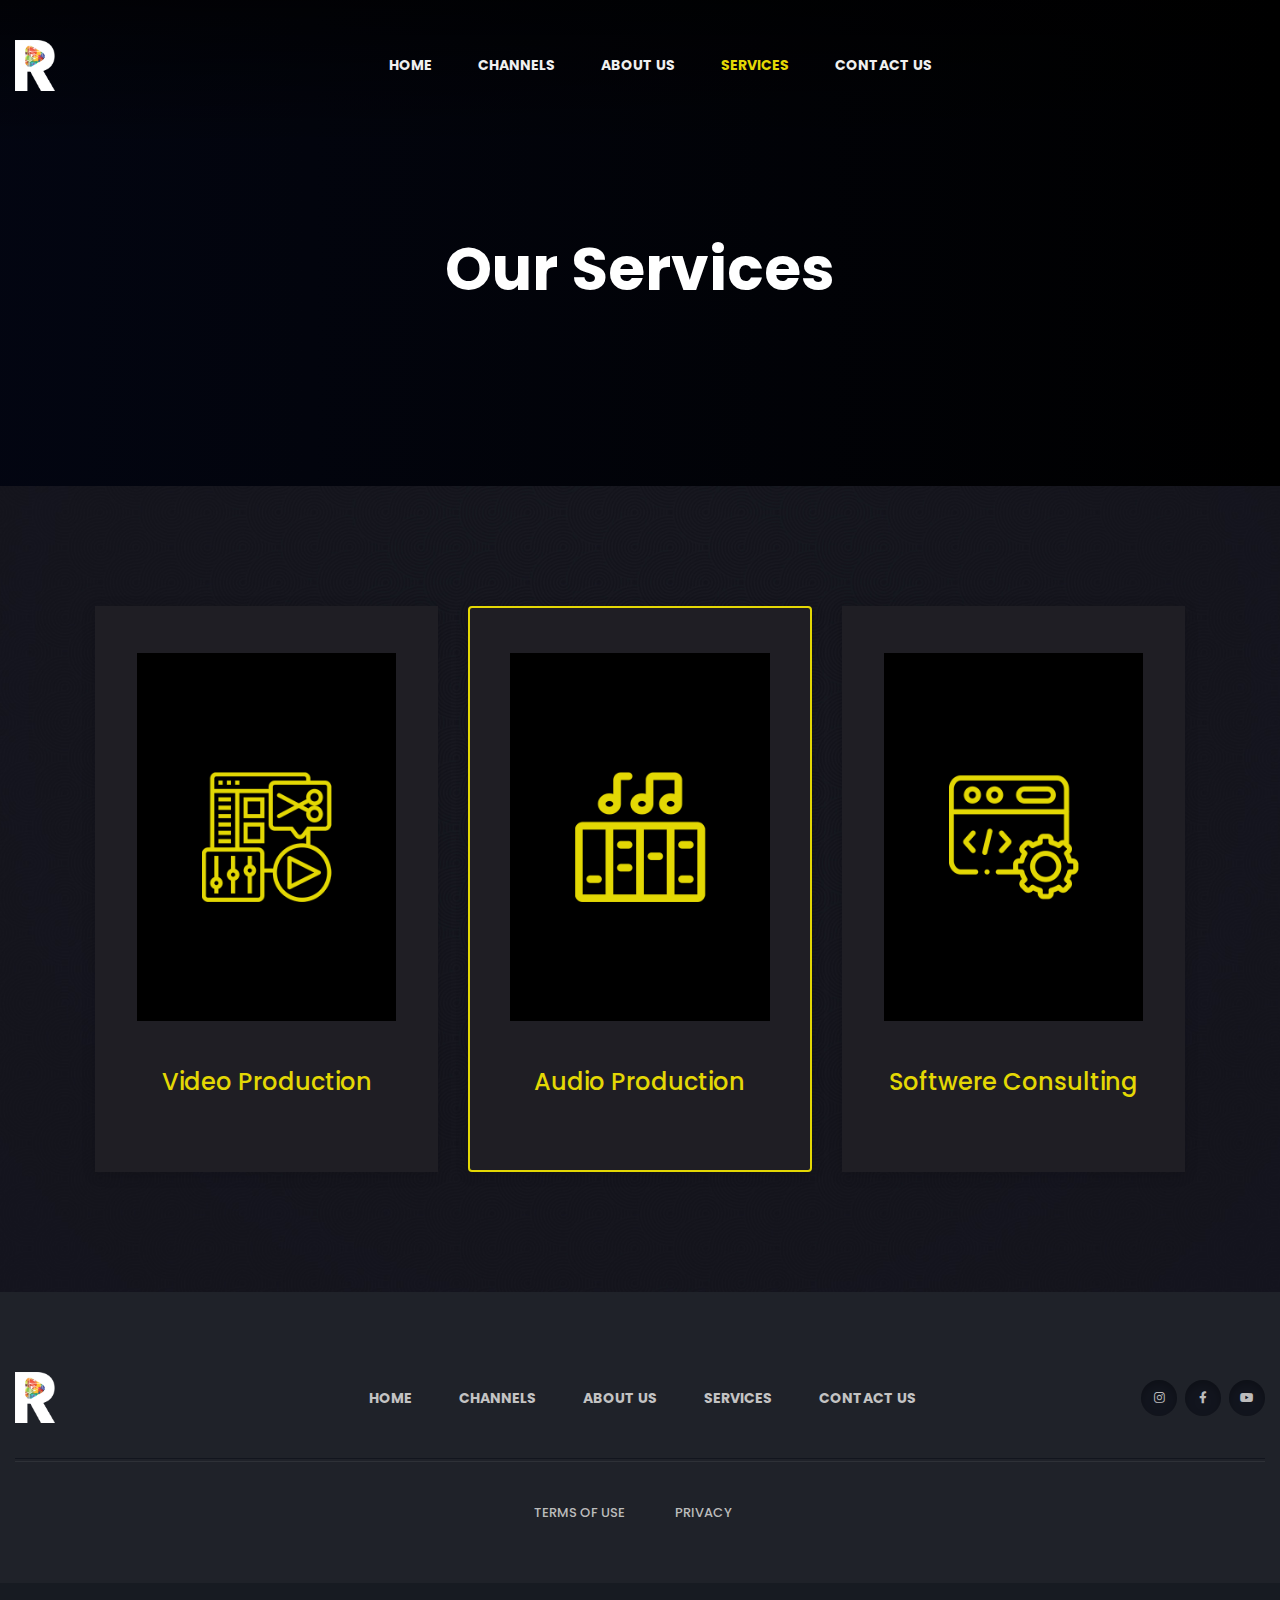
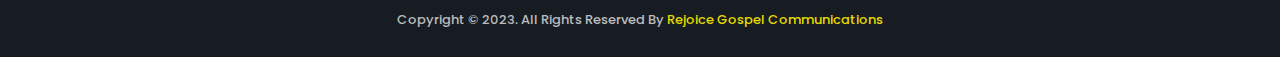
<file: services.html>
<!doctype html>
<html class="no-js" lang="">

<head>
    <meta charset="utf-8">
    <meta http-equiv="x-ua-compatible" content="ie=edge">
    <title>
Rejoice Gospel Communications
    </title>
    <meta name="description" content="">
    <meta name="viewport" content="width=device-width, initial-scale=1">

   <link rel="shortcut icon" type="image/x-icon" href="../../img/fab.png">
    <!-- Place favicon.ico in the root directory -->

    <!-- CSS here -->
    <link rel="stylesheet" href="css/bootstrap.min.css">
    <link rel="stylesheet" href="css/animate.min.css">
    <link rel="stylesheet" href="css/magnific-popup.css">
    <link rel="stylesheet" href="css/fontawesome-all.min.css">
    <link rel="stylesheet" href="css/owl.carousel.min.css">
    <link rel="stylesheet" href="css/flaticon.css">
    <link rel="stylesheet" href="css/odometer.css">
    <link rel="stylesheet" href="css/aos.css">
    <link rel="stylesheet" href="css/slick.css">
    <link rel="stylesheet" href="css/default.css">
    <link rel="stylesheet" href="css/style.css">
    <link rel="stylesheet" href="css/responsive.css">
</head>

<body>

    <!-- preloader -->
    <div id="preloader">
        <div id="loading-center">
            <div id="loading-center-absolute">
                <img src="img/preloader.svg" alt="">
            </div>
        </div>
    </div>
    <!-- preloader-end -->

    <!-- Scroll-top -->
    <button class="scroll-top scroll-to-target" data-target="html">
        <i class="fas fa-angle-up"></i>
    </button>
    <!-- Scroll-top-end-->

    <!-- header-area -->
    <header>
        <div id="sticky-header" class="menu-area transparent-header">
            <div class="container custom-container">
                <div class="row">
                    <div class="col-12">
                        <div class="mobile-nav-toggler"><i class="fas fa-bars"></i></div>
                        <div class="menu-wrap">
                            <nav class="menu-nav show">
                                <div class="logo">
                                    <a href="index.html">
                                        <img src="img/logo/logo.png" height="51px" width="40px" alt="Logo">
                                    </a>
                                </div>
                                <div class="navbar-wrap main-menu d-none d-lg-flex">
                                    <ul class="navigation">
                                        <li ><a href="./index.html">Home</a>
                                            <!-- <ul class="submenu">
                                                    <li class="active"><a href="index.html">Home One</a></li>
                                                    <li><a href="index-2.html">Home Two</a></li>
                                                </ul> -->
                                        </li>
                                        <li class="menu-item-has-children"><a href="#">Channels</a>
                                            <ul class="submenu">
                                                <li><a href="./channels/rejoicegospelcommunications/index.html">Rejoice
                                                        Gospel Communications</a></li>
                                                <li><a href="./channels/rejoicegospelmusic/index.html">Rejoice Gospel
                                                        Music</a></li>
                                                <li><a href="https://www.youtube.com/@rejoice_worshiptogether"
                                                        target="_blank">Rejoice Worship Together</a></li>
                                                <li><a href="https://www.youtube.com/@rejoiceShorts"
                                                        target="_blank">Rejoice Shorts</a></li>
                                                <li><a href="https://www.youtube.com/@rejoiceinstrumentalmusic7508"
                                                        target="_blank">Rejoice Instrumental Music</a></li>

                                            </ul>
                                        </li>
                                        <li><a href="./about.html">About Us</a></li>
                                        <li class="active"><a href="services.html">Services</a></li>
                                        <!-- <li class="menu-item-has-children"><a href="#">blog</a>
                                                <ul class="submenu">
                                                    <li><a href="blog.html">Our Blog</a></li>
                                                    <li><a href="blog-details.html">Blog Details</a></li>
                                                </ul>
                                            </li> -->
                                        <li><a href="contact.html">Contact Us</a></li>
                                    </ul>
                                </div>
                                <!-- <div class="header-action d-none d-md-block">
                                    <ul>
                                        <li class="header-search"><a href="#" data-toggle="modal"
                                                data-target="#search-modal"><i class="fas fa-search"></i></a></li>
                                        <li class="header-lang">
                                            <form action="#">
                                                <div class="icon"><i class="flaticon-globe"></i></div>
                                                <select id="lang-dropdown">
                                                    <option value="">En</option>
                                                    <option value="">Au</option>
                                                    <option value="">AR</option>
                                                    <option value="">TU</option>
                                                </select>
                                            </form>
                                        </li>
                                        <li class="header-btn"><a href="#" class="btn">Sign In</a></li>
                                    </ul>
                                </div> -->
                            </nav>
                        </div>

                        <!-- Mobile Menu  -->
                        <div class="mobile-menu">
                            <div class="close-btn"><i class="fas fa-times"></i></div>

                            <nav class="menu-box">
                                <div class="nav-logo"><a href="index.html"><img src="img/logo/logo.png" height="51px"
                                    style="height: 51px; width: 40px;"      width="40px" alt="" title=""></a>
                                </div>
                                <div class="menu-outer">
                                    <!--Here Menu Will Come Automatically Via Javascript / Same Menu as in Header-->
                                </div>
                                <div class="social-links">
                                    <ul class="clearfix">
                                        <li>
                                            <a href="https://www.instagram.com/rejoicegospelmusiq?igsh=YzVkODRmOTdmMw=="><i class="fab fa-instagram"></i></a>
                                          </li>
                                          <li>
                                            <a href="https://www.facebook.com/rejoicegospelcommunications?mibextid=qWsEUC"><i class="fab fa-facebook-f"></i></a>
                                          </li>
                                          <li>
                                            <a href="https://www.youtube.com/@RejoiceGospelCommunications"><i class="fab fa-youtube"></i></a>
                                          </li>
                                          <!-- <li>
                                            <a href="#"><i class="fab fa-linkedin-in"></i></a>
                                          </li> -->
                                    </ul>
                                </div>
                            </nav>
                        </div>
                        <div class="menu-backdrop"></div>
                        <!-- End Mobile Menu -->

                        <!-- Modal Search -->
                        <div class="modal fade" id="search-modal" tabindex="-1" role="dialog" aria-hidden="true">
                            <div class="modal-dialog" role="document">
                                <div class="modal-content">
                                    <form>
                                        <input type="text" placeholder="Search here...">
                                        <button><i class="fas fa-search"></i></button>
                                    </form>
                                </div>
                            </div>
                        </div>
                        <!-- Modal Search-end -->

                    </div>
                </div>
            </div>
        </div>
    </header>
    <!-- header-area-end -->


    <!-- main-area -->
    <main>

        <!-- breadcrumb-area -->
        <section class="breadcrumb-area breadcrumb-bg" style="background-color: black;">
            <div class="container">
                <div class="row">
                    <div class="col-12">
                        <div class="breadcrumb-content">
                            <h2 class="title">Our Services</h2>
                            <!-- <nav aria-label="breadcrumb">
                                <ol class="breadcrumb">
                                    <li class="breadcrumb-item"><a href="index.html">Home</a></li>
                                    <li class="breadcrumb-item active" aria-current="page">Service</li>
                                </ol>
                            </nav> -->
                        </div>
                    </div>
                </div>
            </div>
        </section>
        <!-- breadcrumb-area-end -->

        <!-- pricing-area -->
        <section class="pricing-area pricing-bg" data-background="img/bg/pricing_bg.jpg">
            <div class="container">
                <!-- <div class="row justify-content-center">
                    <div class="col-lg-8">
                        <div class="section-title title-style-three text-center mb-70">
                            <span class="sub-title">our pricing plans</span>
                            <h2 class="title">Our Pricing Strategy</h2>
                        </div>
                    </div>
                </div> -->
                <div class="pricing-box-wrap">
                    <div class="row justify-content-center">
                        <div class="col-lg-4 col-md-6 col-sm-8">
                            <div class="pricing-box-item mb-30" style="text-align: center;">
                                <img src="./img/video.jpg" alt="" style="width: 100%;"/>
                                <p class="mt-5" style="color: #e4d804; font-size: 24px;">Video Production</p>
                            </div>
                        </div>
                        <div class="col-lg-4 col-md-6 col-sm-8">
                            <div class="pricing-box-item active mb-30" style="text-align: center;">
                                <img src="./img/audio.jpg" alt="" style="width: 100%;"/>
                                <p class="mt-5" style="color: #e4d804; font-size: 24px;">Audio Production</p>
                            </div>
                        </div>
                        <div class="col-lg-4 col-md-6 col-sm-8">
                            <div class="pricing-box-item mb-30" style="text-align: center;">
                                <img src="./img/softwere.jpg" alt="" style="width: 100%;"/>
                                <p class="mt-5" style="color: #e4d804; font-size: 24px;">Softwere Consulting</p>
                            </div>
                        </div>
                    </div>
                </div>
            </div>
        </section>
        <!-- pricing-area-end -->

        <!-- newsletter-area -->
        <!-- <section class="newsletter-area newsletter-bg" data-background="img/bg/newsletter_bg.jpg">
                <div class="container">
                    <div class="newsletter-inner-wrap">
                        <div class="row align-items-center">
                            <div class="col-lg-6">
                                <div class="newsletter-content">
                                    <h4>Trial Start First 30 Days.</h4>
                                    <p>Enter your email to create or restart your membership.</p>
                                </div>
                            </div>
                            <div class="col-lg-6">
                                <form action="#" class="newsletter-form">
                                    <input type="email" required placeholder="Enter your email">
                                    <button class="btn">get started</button>
                                </form>
                            </div>
                        </div>
                    </div>
                </div>
            </section> -->
        <!-- newsletter-area-end -->

    </main>
    <!-- main-area-end -->


    <!-- footer-area -->
    <footer>
        <div class="footer-top-wrap">
            <div class="container">
                <div class="footer-menu-wrap">
                    <div class="row align-items-center">
                        <div class="col-lg-3">
                            <div class="footer-logo">
                                <a href="index.html"><img src="img/logo/logo.png" height="51px" width="40px" alt=""></a>
                            </div>
                        </div>
                        <div class="col-lg-6">
                    <div class="footer-menu" style="padding-left:4%;">
                                <nav>
                                    <ul class="navigation">
                                        <li><a href="index.html">Home</a></li>
                                        <li><a href="./channels/rejoicegospelcommunications/index.html">Channels</a></li>
                                        <li><a href="./about.html">About Us</a></li>
                                        <li><a href="./services.html">Services</a></li>
                                        <li><a href="./contact.html">Contact Us</a></li>
                                      </ul>
                     <!-- <div class="footer-search">
                                        <form action="#">
                                            <input type="text" placeholder="Find Favorite Movie">
                                            <button><i class="fas fa-search"></i></button>
                                        </form>
                                    </div> -->
                                </nav>
                            </div>
                        </div>
                        <div class="col-md-3">
                            <div class="footer-social">
                                               <ul>
                                    <li>
                                      <a href="https://www.instagram.com/rejoicegospelmusiq?igsh=YzVkODRmOTdmMw=="><i class="fab fa-instagram"></i></a>
                                    </li>
                                    <li>
                                      <a href="https://www.facebook.com/rejoicegospelcommunications?mibextid=qWsEUC"><i class="fab fa-facebook-f"></i></a>
                                    </li>
                                    <li>
                                      <a href="https://www.youtube.com/@RejoiceGospelCommunications"><i class="fab fa-youtube"></i></a>
                                    </li>
                                    <!-- <li>
                                      <a href="#"><i class="fab fa-linkedin-in"></i></a>
                                    </li> -->
                                  </ul>
                            </div>
                        </div>
                    </div>
                </div>
                <div class="footer-quick-link-wrap">
                    <div class="row align-items-center">
          <div class="col-md-7 terms-privacy">
                            <div class="quick-link-list">
                                <ul>
                                  <!-- <li><a href="#">FAQ</a></li>
                                    <li><a href="#">Help Center</a></li> -->
                                    <li><a href="#">Terms of Use</a></li>
                                    <li><a href="#">Privacy</a></li>
                                </ul>
                            </div>
                        </div>
                    
                    </div>
                </div>
            </div>
        </div>
        <div class="copyright-wrap">
            <div class="container">
                <div class="row">
                       <div class="col-lg-12 col-md-12" style="display: flex; justify-content: center;">
                        <div class="copyright-text">
                                          <p>
                  Copyright &copy; 2023. All Rights Reserved By
                  <a href="index.html">Rejoice Gospel Communications</a>
                </p>
                        </div>
                    </div>
                    <div class="col-lg-6 col-md-6">
                     <!-- <div class="payment-method-img text-center text-md-right">
                            <img src="img/images/card_img.png" alt="img">
                        </div> -->
                    </div>
                </div>
            </div>
        </div>
    </footer>
    <!-- footer-area-end -->





    <!-- JS here -->
    <script src="js/vendor/jquery-3.6.0.min.js"></script>
    <script src="js/popper.min.js"></script>
    <script src="js/bootstrap.min.js"></script>
    <script src="js/isotope.pkgd.min.js"></script>
    <script src="js/imagesloaded.pkgd.min.js"></script>
    <script src="js/jquery.magnific-popup.min.js"></script>
    <script src="js/owl.carousel.min.js"></script>
    <script src="js/jquery.odometer.min.js"></script>
    <script src="js/jquery.appear.js"></script>
    <script src="js/slick.min.js"></script>
    <script src="js/ajax-form.js"></script>
    <script src="js/wow.min.js"></script>
    <script src="js/aos.js"></script>
    <script src="js/plugins.js"></script>
    <script src="js/main.js"></script>
</body>

</html>
</file>
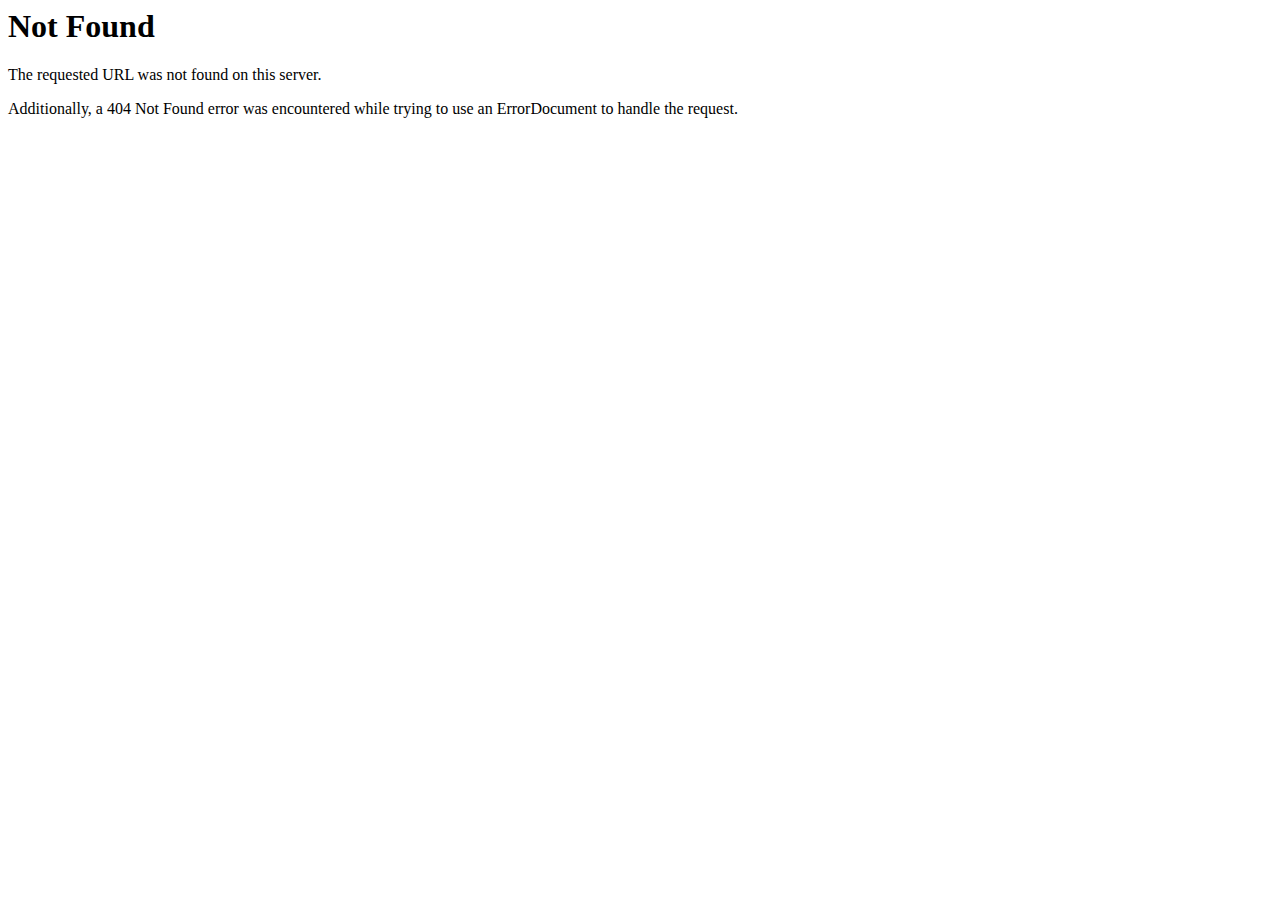
<file: css/owl.video.play.html>
<!DOCTYPE HTML PUBLIC "-//IETF//DTD HTML 2.0//EN">
<html><head>
<title>404 Not Found</title>
</head><body>
<h1>Not Found</h1>
<p>The requested URL was not found on this server.</p>
<p>Additionally, a 404 Not Found
error was encountered while trying to use an ErrorDocument to handle the request.</p>
</body></html>
</file>
<file: css/flaticon.css>
/*
  	Flaticon icon font: Flaticon
  	Creation date: 14/03/2021 08:05
  	*/

@font-face {
  font-family: "Flaticon";
  src: url("../fonts/Flaticon.eot");
  src: url("../fonts/Flaticond41d.eot?#iefix") format("embedded-opentype"),
       url("../fonts/Flaticon.woff2") format("woff2"),
       url("../fonts/Flaticon.woff") format("woff"),
       url("../fonts/Flaticon.ttf") format("truetype"),
       url("../fonts/Flaticon.svg#Flaticon") format("svg");
  font-weight: normal;
  font-style: normal;
}

@media screen and (-webkit-min-device-pixel-ratio:0) {
  @font-face {
    font-family: "Flaticon";
    src: url("../fonts/Flaticon.svg#Flaticon") format("svg");
  }
}

[class^="flaticon-"]:before, [class*=" flaticon-"]:before,
[class^="flaticon-"]:after, [class*=" flaticon-"]:after {
  font-family: Flaticon;
  font-style: normal;
}

.flaticon-television:before { content: "\f100"; }
.flaticon-globe:before { content: "\f101"; }
.flaticon-video-camera:before { content: "\f102"; }
</file>
<file: css/odometer.css>
.odometer.odometer-auto-theme, .odometer.odometer-theme-default {
  display: inline-block;
  vertical-align: middle;
  *vertical-align: auto;
  *zoom: 1;
  *display: inline;
  position: relative;
}
.odometer.odometer-auto-theme .odometer-digit, .odometer.odometer-theme-default .odometer-digit {
  display: inline-block;
  vertical-align: middle;
  *vertical-align: auto;
  *zoom: 1;
  *display: inline;
  position: relative;
}
.odometer.odometer-auto-theme .odometer-digit .odometer-digit-spacer, .odometer.odometer-theme-default .odometer-digit .odometer-digit-spacer {
  display: inline-block;
  vertical-align: middle;
  *vertical-align: auto;
  *zoom: 1;
  *display: inline;
  visibility: hidden;
}
.odometer.odometer-auto-theme .odometer-digit .odometer-digit-inner, .odometer.odometer-theme-default .odometer-digit .odometer-digit-inner {
  text-align: left;
  display: block;
  position: absolute;
  top: 0;
  left: 0;
  right: 0;
  bottom: 0;
  overflow: hidden;
}
.odometer.odometer-auto-theme .odometer-digit .odometer-ribbon, .odometer.odometer-theme-default .odometer-digit .odometer-ribbon {
  display: block;
}
.odometer.odometer-auto-theme .odometer-digit .odometer-ribbon-inner, .odometer.odometer-theme-default .odometer-digit .odometer-ribbon-inner {
  display: block;
  -webkit-backface-visibility: hidden;
  backface-visibility: hidden;
}
.odometer.odometer-auto-theme .odometer-digit .odometer-value, .odometer.odometer-theme-default .odometer-digit .odometer-value {
  display: block;
  -webkit-transform: translateZ(0);
  transform: translateZ(0);
}
.odometer.odometer-auto-theme .odometer-digit .odometer-value.odometer-last-value, .odometer.odometer-theme-default .odometer-digit .odometer-value.odometer-last-value {
  position: absolute;
}
.odometer.odometer-auto-theme.odometer-animating-up .odometer-ribbon-inner, .odometer.odometer-theme-default.odometer-animating-up .odometer-ribbon-inner {
  -webkit-transition: -webkit-transform 2s;
  -moz-transition: -moz-transform 2s;
  -ms-transition: -ms-transform 2s;
  -o-transition: -o-transform 2s;
  transition: transform 2s;
}
.odometer.odometer-auto-theme.odometer-animating-up.odometer-animating .odometer-ribbon-inner, .odometer.odometer-theme-default.odometer-animating-up.odometer-animating .odometer-ribbon-inner {
  -webkit-transform: translateY(-100%);
  -moz-transform: translateY(-100%);
  -ms-transform: translateY(-100%);
  -o-transform: translateY(-100%);
  transform: translateY(-100%);
}
.odometer.odometer-auto-theme.odometer-animating-down .odometer-ribbon-inner, .odometer.odometer-theme-default.odometer-animating-down .odometer-ribbon-inner {
  -webkit-transform: translateY(-100%);
  -moz-transform: translateY(-100%);
  -ms-transform: translateY(-100%);
  -o-transform: translateY(-100%);
  transform: translateY(-100%);
}
.odometer.odometer-auto-theme.odometer-animating-down.odometer-animating .odometer-ribbon-inner, .odometer.odometer-theme-default.odometer-animating-down.odometer-animating .odometer-ribbon-inner {
  -webkit-transition: -webkit-transform 2s;
  -moz-transition: -moz-transform 2s;
  -ms-transition: -ms-transform 2s;
  -o-transition: -o-transform 2s;
  transition: transform 2s;
  -webkit-transform: translateY(0);
  -moz-transform: translateY(0);
  -ms-transform: translateY(0);
  -o-transform: translateY(0);
  transform: translateY(0);
}
.odometer.odometer-auto-theme .odometer-value, .odometer.odometer-theme-default .odometer-value {
  text-align: center;
}
.odometer-formatting-mark {
  display: none;
}
</file>
<file: css/default.css>
/* Deafult Margin & Padding */
/*-- Margin Top --*/
.mt-5 {
	margin-top: 5px;
}
.mt-10 {
	margin-top: 10px;
}
.mt-15 {
	margin-top: 15px;
}
.mt-20 {
	margin-top: 20px;
}
.mt-25 {
	margin-top: 25px;
}
.mt-30 {
	margin-top: 30px;
}
.mt-35 {
	margin-top: 35px;
}
.mt-40 {
	margin-top: 40px;
}
.mt-45 {
	margin-top: 45px;
}
.mt-50 {
	margin-top: 50px;
}
.mt-55 {
	margin-top: 55px;
}
.mt-60 {
	margin-top: 60px;
}
.mt-65 {
	margin-top: 65px;
}
.mt-70 {
	margin-top: 70px;
}
.mt-75 {
	margin-top: 75px;
}
.mt-80 {
	margin-top: 80px;
}
.mt-85 {
	margin-top: 85px;
}
.mt-90 {
	margin-top: 90px;
}
.mt-95 {
	margin-top: 95px;
}
.mt-100 {
	margin-top: 100px;
}
.mt-105 {
	margin-top: 105px;
}
.mt-110 {
	margin-top: 110px;
}
.mt-115 {
	margin-top: 115px;
}
.mt-120 {
	margin-top: 120px;
}
.mt-125 {
	margin-top: 125px;
}
.mt-130 {
	margin-top: 130px;
}
.mt-135 {
	margin-top: 135px;
}
.mt-140 {
	margin-top: 140px;
}
.mt-145 {
	margin-top: 145px;
}
.mt-150 {
	margin-top: 150px;
}
.mt-155 {
	margin-top: 155px;
}
.mt-160 {
	margin-top: 160px;
}
.mt-165 {
	margin-top: 165px;
}
.mt-170 {
	margin-top: 170px;
}
.mt-175 {
	margin-top: 175px;
}
.mt-180 {
	margin-top: 180px;
}
.mt-185 {
	margin-top: 185px;
}
.mt-190 {
	margin-top: 190px;
}
.mt-195 {
	margin-top: 195px;
}
.mt-200 {
	margin-top: 200px;
}
/*-- Margin Bottom --*/

.mb-5 {
	margin-bottom: 5px;
}
.mb-10 {
	margin-bottom: 10px;
}
.mb-15 {
	margin-bottom: 15px;
}
.mb-20 {
	margin-bottom: 20px;
}
.mb-25 {
	margin-bottom: 25px;
}
.mb-30 {
	margin-bottom: 30px;
}
.mb-35 {
	margin-bottom: 35px;
}
.mb-40 {
	margin-bottom: 40px;
}
.mb-45 {
	margin-bottom: 45px;
}
.mb-50 {
	margin-bottom: 50px;
}
.mb-55 {
	margin-bottom: 55px;
}
.mb-60 {
	margin-bottom: 60px;
}
.mb-65 {
	margin-bottom: 65px;
}
.mb-70 {
	margin-bottom: 70px;
}
.mb-75 {
	margin-bottom: 75px;
}
.mb-80 {
	margin-bottom: 80px;
}
.mb-85 {
	margin-bottom: 85px;
}
.mb-90 {
	margin-bottom: 90px;
}
.mb-95 {
	margin-bottom: 95px;
}
.mb-100 {
	margin-bottom: 100px;
}
.mb-105 {
	margin-bottom: 105px;
}
.mb-110 {
	margin-bottom: 110px;
}
.mb-115 {
	margin-bottom: 115px;
}
.mb-120 {
	margin-bottom: 120px;
}
.mb-125 {
	margin-bottom: 125px;
}
.mb-130 {
	margin-bottom: 130px;
}
.mb-135 {
	margin-bottom: 135px;
}
.mb-140 {
	margin-bottom: 140px;
}
.mb-145 {
	margin-bottom: 145px;
}
.mb-150 {
	margin-bottom: 150px;
}
.mb-155 {
	margin-bottom: 155px;
}
.mb-160 {
	margin-bottom: 160px;
}
.mb-165 {
	margin-bottom: 165px;
}
.mb-170 {
	margin-bottom: 170px;
}
.mb-175 {
	margin-bottom: 175px;
}
.mb-180 {
	margin-bottom: 180px;
}
.mb-185 {
	margin-bottom: 185px;
}
.mb-190 {
	margin-bottom: 190px;
}
.mb-195 {
	margin-bottom: 195px;
}
.mb-200 {
	margin-bottom: 200px;
}
/*-- Padding Top --*/

.pt-5 {
	padding-top: 5px;
}
.pt-10 {
	padding-top: 10px;
}
.pt-15 {
	padding-top: 15px;
}
.pt-20 {
	padding-top: 20px;
}
.pt-25 {
	padding-top: 25px;
}
.pt-30 {
	padding-top: 30px;
}
.pt-35 {
	padding-top: 35px;
}
.pt-40 {
	padding-top: 40px;
}
.pt-45 {
	padding-top: 45px;
}
.pt-50 {
	padding-top: 50px;
}
.pt-55 {
	padding-top: 55px;
}
.pt-60 {
	padding-top: 60px;
}
.pt-65 {
	padding-top: 65px;
}
.pt-70 {
	padding-top: 70px;
}
.pt-75 {
	padding-top: 75px;
}
.pt-80 {
	padding-top: 80px;
}
.pt-85 {
	padding-top: 85px;
}
.pt-90 {
	padding-top: 90px;
}
.pt-95 {
	padding-top: 95px;
}
.pt-100 {
	padding-top: 100px;
}
.pt-105 {
	padding-top: 105px;
}
.pt-110 {
	padding-top: 110px;
}
.pt-115 {
	padding-top: 115px;
}
.pt-120 {
	padding-top: 120px;
}
.pt-125 {
	padding-top: 125px;
}
.pt-130 {
	padding-top: 130px;
}
.pt-135 {
	padding-top: 135px;
}
.pt-140 {
	padding-top: 140px;
}
.pt-145 {
	padding-top: 145px;
}
.pt-150 {
	padding-top: 150px;
}
.pt-155 {
	padding-top: 155px;
}
.pt-160 {
	padding-top: 160px;
}
.pt-165 {
	padding-top: 165px;
}
.pt-170 {
	padding-top: 170px;
}
.pt-175 {
	padding-top: 175px;
}
.pt-180 {
	padding-top: 180px;
}
.pt-185 {
	padding-top: 185px;
}
.pt-190 {
	padding-top: 190px;
}
.pt-195 {
	padding-top: 195px;
}
.pt-200 {
	padding-top: 200px;
}
/*-- Padding Bottom --*/

.pb-5 {
	padding-bottom: 5px;
}
.pb-10 {
	padding-bottom: 10px;
}
.pb-15 {
	padding-bottom: 15px;
}
.pb-20 {
	padding-bottom: 20px;
}
.pb-25 {
	padding-bottom: 25px;
}
.pb-30 {
	padding-bottom: 30px;
}
.pb-35 {
	padding-bottom: 35px;
}
.pb-40 {
	padding-bottom: 40px;
}
.pb-45 {
	padding-bottom: 45px;
}
.pb-50 {
	padding-bottom: 50px;
}
.pb-55 {
	padding-bottom: 55px;
}
.pb-60 {
	padding-bottom: 60px;
}
.pb-65 {
	padding-bottom: 65px;
}
.pb-70 {
	padding-bottom: 70px;
}
.pb-75 {
	padding-bottom: 75px;
}
.pb-80 {
	padding-bottom: 80px;
}
.pb-85 {
	padding-bottom: 85px;
}
.pb-90 {
	padding-bottom: 90px;
}
.pb-95 {
	padding-bottom: 95px;
}
.pb-100 {
	padding-bottom: 100px;
}
.pb-105 {
	padding-bottom: 105px;
}
.pb-110 {
	padding-bottom: 110px;
}
.pb-115 {
	padding-bottom: 115px;
}
.pb-120 {
	padding-bottom: 120px;
}
.pb-125 {
	padding-bottom: 125px;
}
.pb-130 {
	padding-bottom: 130px;
}
.pb-135 {
	padding-bottom: 135px;
}
.pb-140 {
	padding-bottom: 140px;
}
.pb-145 {
	padding-bottom: 145px;
}
.pb-150 {
	padding-bottom: 150px;
}
.pb-155 {
	padding-bottom: 155px;
}
.pb-160 {
	padding-bottom: 160px;
}
.pb-165 {
	padding-bottom: 165px;
}
.pb-170 {
	padding-bottom: 170px;
}
.pb-175 {
	padding-bottom: 175px;
}
.pb-180 {
	padding-bottom: 180px;
}
.pb-185 {
	padding-bottom: 185px;
}
.pb-190 {
	padding-bottom: 190px;
}
.pb-195 {
	padding-bottom: 195px;
}
.pb-200 {
	padding-bottom: 200px;
}



/*-- Padding Left --*/
.pl-0 {
	padding-left: 0px;
}
.pl-5 {
	padding-left: 5px;
}
.pl-10 {
	padding-left: 10px;
}
.pl-15 {
	padding-left: 15px;
}
.pl-20{
	padding-left: 20px;
}
.pl-25 {
	padding-left: 35px;
}
.pl-30 {
	padding-left: 30px;
}
.pl-35 {
	padding-left: 35px;
}

.pl-35 {
	padding-left: 35px;
}

.pl-40 {
	padding-left: 40px;
}

.pl-45 {
	padding-left: 45px;
}

.pl-50 {
	padding-left: 50px;
}

.pl-55 {
	padding-left: 55px;
}

.pl-60 {
	padding-left: 60px;
}
.pl-65 {
	padding-left: 65px;
}
.pl-70 {
	padding-left: 70px;
}
.pl-75 {
	padding-left: 75px;
}
.pl-80 {
	padding-left: 80px;
}
.pl-85 {
	padding-left: 80px;
}
.pl-90 {
	padding-left: 90px;
}
.pl-95 {
	padding-left: 95px;
}
.pl-100 {
	padding-left: 100px;
}


/*-- Padding Right --*/
.pr-0 {
	padding-right: 0px;
}
.pr-5 {
	padding-right: 5px;
}
.pr-10 {
	padding-right: 10px;
}
.pr-15 {
	padding-right: 15px;
}
.pr-20{
	padding-right: 20px;
}
.pr-25 {
	padding-right: 35px;
}
.pr-30 {
	padding-right: 30px;
}
.pr-35 {
	padding-right: 35px;
}

.pr-35 {
	padding-right: 35px;
}

.pr-40 {
	padding-right: 40px;
}

.pr-45 {
	padding-right: 45px;
}

.pr-50 {
	padding-right: 50px;
}

.pr-55 {
	padding-right: 55px;
}

.pr-60 {
	padding-right: 60px;
}
.pr-65 {
	padding-right: 65px;
}
.pr-70 {
	padding-right: 70px;
}
.pr-75 {
	padding-right: 75px;
}
.pr-80 {
	padding-right: 80px;
}
.pr-85 {
	padding-right: 80px;
}
.pr-90 {
	padding-right: 90px;
}
.pr-95 {
	padding-right: 95px;
}
.pr-100 {
	padding-right: 100px;
}

/* font weight */
.f-700{font-weight: 700;}
.f-600{font-weight: 600;}
.f-500{font-weight: 500;}
.f-400{font-weight: 400;}
.f-300{font-weight: 300;}

/* Background Color */

.gray-bg {
	background: #f7f7fd;
}
.white-bg {
	background: #fff;
}
.black-bg {
	background: #222;
}
.theme-bg {
	background: #222;
}
.primary-bg {
	background: #222;
}
/* Color */

.white-color {
	color: #fff;
}
.black-color {
	color: #222;
}
.theme-color {
	color: #222;
}
.primary-color {
	color: #222;
}
/* black overlay */

[data-overlay] {
	position: relative;
}
[data-overlay]::before {
	background: #000 none repeat scroll 0 0;
	content: "";
	height: 100%;
	left: 0;
	position: absolute;
	top: 0;
	width: 100%;
	z-index: 1;
}
[data-overlay="3"]::before {
	opacity: 0.3;
}
[data-overlay="4"]::before {
	opacity: 0.4;
}
[data-overlay="5"]::before {
	opacity: 0.5;
}
[data-overlay="6"]::before {
	opacity: 0.6;
}
[data-overlay="7"]::before {
	opacity: 0.7;
}
[data-overlay="8"]::before {
	opacity: 0.8;
}
[data-overlay="9"]::before {
	opacity: 0.9;
}
</file>
<file: css/style.css>
/*
  Theme Name: Rejoice Gospel Communications - Online Movies & TV Shows Template.
  Author Name: ThemeBeyond.
  Support: ctoofbb@gmail.com.
  Description: Rejoice Gospel Communications - Online Movies & TV Shows Template.
  Version: 1.0
*/

/* CSS Index
-----------------------------------

1. Theme default css
2. Header
3. Search modal
4. Mobile-menu
5. Breadcrumb
6. Banner
7. Up-coming
8. Services
9. Top-movies
10. Gallery
11. Pagination
12. Live-show
13. Movie-details
14. Pricing
15. Tv-series
16. Blog
17. Newsletter
18. Contact
19. Footer
20. Preloader

*/



/* 1. Theme default css */
@import url('https://fonts.googleapis.com/css2?family=Poppins:ital,wght@0,400;0,500;0,600;0,700;0,800;0,900;1,400;1,500;1,600;1,700;1,800&amp;display=swap');

body {
    font-family: 'Poppins', sans-serif;
    font-weight: 500;
    font-style: normal;
    font-size: 14px;
    color: #bcbcbc;
}

.img {
    max-width: 100%;
    transition: all 0.3s ease-out 0s;
}

.f-left {
    float: left
}

.f-right {
    float: right
}

.fix {
    overflow: hidden
}

a,
.button {
    -webkit-transition: all 0.3s ease-out 0s;
    -moz-transition: all 0.3s ease-out 0s;
    -ms-transition: all 0.3s ease-out 0s;
    -o-transition: all 0.3s ease-out 0s;
    transition: all 0.3s ease-out 0s;
}

a:focus,
.btn:focus,
.button:focus {
    text-decoration: none;
    outline: none;
    box-shadow: none;
}

a:hover,
.portfolio-cat a:hover,
.footer -menu li a:hover {
    color: #2B96CC;
    text-decoration: none;
}

a,
button {
    color: #1696e7;
    outline: medium none;
}

button:focus,
input:focus,
input:focus,
textarea,
textarea:focus {
    outline: 0
}

.uppercase {
    text-transform: uppercase;
}

.capitalize {
    text-transform: capitalize;
}

h1,
h2,
h3,
h4,
h5,
h6 {
    font-family: 'Poppins', sans-serif;
    color: #fff;
    margin-top: 0px;
    font-style: normal;
    font-weight: 700;
    text-transform: normal;
}

h1 a,
h2 a,
h3 a,
h4 a,
h5 a,
h6 a {
    color: inherit;
}

h1 {
    font-size: 40px;
    font-weight: 500;
}

h2 {
    font-size: 35px;
}

h3 {
    font-size: 28px;
}

h4 {
    font-size: 22px;
}

h5 {
    font-size: 18px;
}

h6 {
    font-size: 16px;
}

ul {
    margin: 0px;
    padding: 0px;
}

li {
    list-style: none
}

p {
    font-size: 14px;
    font-weight: 500;
    line-height: 26px;
    color: #bcbcbc;
    margin-bottom: 15px;
}

hr {
    border-bottom: 1px solid #eceff8;
    border-top: 0 none;
    margin: 30px 0;
    padding: 0;
}

label {
    color: #7e7e7e;
    cursor: pointer;
    font-size: 14px;
    font-weight: 400;
}

*::-moz-selection {
    background: #d6b161;
    color: #fff;
    text-shadow: none;
}

::-moz-selection {
    background: #444;
    color: #fff;
    text-shadow: none;
}

::selection {
    background: #444;
    color: #fff;
    text-shadow: none;
}

*::-moz-placeholder {
    color: #555555;
    font-size: 14px;
    opacity: 1;
}

*::placeholder {
    color: #555555;
    font-size: 14px;
    opacity: 1;
}

.theme-overlay {
    position: relative
}

.theme-overlay::before {
    background: #1696e7 none repeat scroll 0 0;
    content: "";
    height: 100%;
    left: 0;
    opacity: 0.6;
    position: absolute;
    top: 0;
    width: 100%;
}

.separator {
    border-top: 1px solid #f2f2f2
}

/* All-color */
.navbar-wrap>ul>li.active>a,
.navbar-wrap>ul>li:hover>a,
.mobile-menu .navigation li.active>a,
.header-lang form .icon,
.banner-content .sub-title,
.banner-content .title>span,
.banner-meta ul li.release-time>span>i,
.banner-meta ul li.category>a:hover,
.section-title .sub-title,
.movie-content .top .date,
.movie-content .bottom ul li .quality,
.movie-content .bottom ul li>span i,
.movie-content .top .title a:hover,
.ucm-active .owl-nav button:hover,
.ucm-active-two .owl-nav button:hover,
.tr-movie-menu-active button.active,
.footer-menu nav .navigation li:hover>a,
.quick-link-list ul li a:hover,
.footer-social ul li a:hover,
.copyright-text>p>a,
.mobile-menu .social-links li a:hover,
.header-top-link .quick-link li a:hover,
.header-top-link .header-social li a:hover,
.header-top-subs>p>span,
.movie-item-two .movie-content .title a:hover,
.movie-content-bottom ul li.tag a:hover,
.breadcrumb-content .breadcrumb li a,
.breadcrumb-content .title>span {
    color: #e4d804;
}

.scroll-top,
.btn:hover,
.navbar-wrap>ul>li .submenu li a::before,
.title-style-two .sub-title::before,
.services-list ul li .icon::before,
.tr-movie-menu-active button::before,
.tr-movie-menu-active button::after {
    background: #e4d804;
}

/* button style */
.btn {
    user-select: none;
    -moz-user-select: none;
    background: #12151e none repeat scroll 0 0;
    border: 2px solid #e4d804;
    border-radius: 50px;
    color: #e3dfdf;
    cursor: pointer;
    display: inline-block;
    font-size: 12px;
    font-weight: 700;
    letter-spacing: 1px;
    line-height: 1.5;
    margin-bottom: 0;
    padding: 16px 34px;
    text-align: center;
    text-transform: uppercase;
    touch-action: manipulation;
    transition: all 0.3s ease 0s;
    vertical-align: middle;
    white-space: nowrap;
    max-width: 200px;
}

.btn>i {
    margin-right: 7px;
}

.header-action .header-btn .btn:hover,
.btn:hover {
    color: #1e1b29;
}

.breadcrumb>.active {
    color: #888;
}

.slick-slide:focus {
    outline: none;
}

/* scrollUp */
.scroll-top {
    width: 50px;
    height: 50px;
    line-height: 50px;
    position: fixed;
    bottom: 105%;
    right: 50px;
    font-size: 16px;
    border-radius: 50%;
    z-index: 99;
    color: #171d22;
    text-align: center;
    cursor: pointer;
    transition: 1s ease;
    border: none;
    opacity: 0;
}

.scroll-top.open {
    bottom: 30px;
    opacity: 1;
}

.scroll-top::after {
    position: absolute;
    z-index: -1;
    content: '';
    top: 100%;
    left: 5%;
    height: 10px;
    width: 90%;
    opacity: 1;
    background: radial-gradient(ellipse at center, rgba(0, 0, 0, 0.25) 0%, rgba(0, 0, 0, 0) 80%);
}

.scroll-top:hover {
    background: #171d22;
    color: #fff;
}


/* 2. Header */
.custom-container {
    max-width: 1420px;
}

.transparent-header {
    position: absolute;
    left: 0;
    top: 0px;
    width: 100%;
    z-index: 9;
    height: auto;
    padding: 20px 0;
}

.menu-nav {
    display: flex;
    align-items: center;
    flex-wrap: wrap;
    justify-content: flex-start;
}

.navbar-wrap {
    display: flex;
    flex-grow: 1;
}

.navbar-wrap>ul {
    display: flex;
    flex-direction: row;
    flex-wrap: wrap;
    margin-left: auto;
    margin-right: auto;
}

.navbar-wrap>ul>li {
    display: block;
    position: relative;
}

.navbar-wrap>ul>li>a {
    font-size: 14px;
    font-weight: 700;
    text-transform: uppercase;
    color: #f0f0f0;
    padding: 38px 23px;
    display: block;
    line-height: 1;
    position: relative;
    z-index: 1;
}

.main-menu .navigation li.menu-item-has-children .dropdown-btn {
    display: none;
}

.header-action>ul {
    display: flex;
    align-items: center;
    margin-left: 10px;
}

.header-action>ul>li {
    position: relative;
    margin-left: 30px;
}

.header-action>ul>li:first-child {
    margin-left: 0;
}

.header-action>ul>li.header-search>a {
    padding-right: 10px;
}

.header-action>ul>li>a {
    color: #fff;
    font-size: 14px;
}

.navbar-wrap>ul>li .submenu {
    position: absolute;
    z-index: 9;
    border-radius: 0;
    border: none;
    -webkit-box-shadow: 0px 13px 25px -12px rgb(0 0 0 / 25%);
    -moz-box-shadow: 0px 13px 25px -12px rgba(0, 0, 0, 0.25);
    box-shadow: 0px 13px 25px -12px rgb(0 0 0 / 25%);
    display: block;
    left: 0;
    opacity: 0;
    padding: 18px 0;
    right: 0;
    top: 100%;
    visibility: hidden;
    min-width: 230px;
    border: 1px solid #283846;
    background: #1b252e;
    box-shadow: 0px 30px 70px 0px rgb(26 36 45 / 59%);
    margin: 0;
    transform: scale(1, 0);
    transform-origin: 0 0;
    -webkit-transition: all 0.3s ease-in-out;
    -moz-transition: all 0.3s ease-in-out;
    -ms-transition: all 0.3s ease-in-out;
    -o-transition: all 0.3s ease-in-out;
    transition: all 0.3s ease-in-out;
}

.navbar-wrap>ul>li .submenu li {
    margin-left: 0;
    text-align: left;
    display: block;
}

.navbar-wrap>ul>li .submenu li a {
    padding: 10px 20px 10px 25px;
    display: block;
    font-weight: 500;
    color: #f0f0f0;
    text-transform: capitalize;
    position: relative;
    -webkit-transition: all 0.3s ease-in-out;
    -moz-transition: all 0.3s ease-in-out;
    -ms-transition: all 0.3s ease-in-out;
    -o-transition: all 0.3s ease-in-out;
    transition: all 0.3s ease-in-out;
}

.navbar-wrap>ul>li .submenu li a::before {
    content: "";
    position: absolute;
    left: 20px;
    width: 0;
    height: 2px;
    top: 20px;
    -webkit-transition: all 0.3s ease-in-out;
    -moz-transition: all 0.3s ease-in-out;
    -ms-transition: all 0.3s ease-in-out;
    -o-transition: all 0.3s ease-in-out;
    transition: all 0.3s ease-in-out;
}

.navbar-wrap>ul>li .submenu li:hover>a {
    padding-left: 45px;
}

.navbar-wrap>ul>li .submenu li:hover>a::before {
    width: 15px;
}

.navbar-wrap ul li:hover>.submenu {
    opacity: 1;
    visibility: visible;
    transform: scale(1);
}

.header-lang form {
    display: flex;
    align-items: center;
}

.header-lang form .icon {
    font-size: 18px;
    margin-right: 6px;
}

.header-lang form select {
    background: transparent;
    border: none;
    color: #fff;
    text-transform: uppercase;
    font-weight: 700;
    outline: none;
}

.header-lang form select option {
    color: #1a1a1e;
}

.header-action ul li.header-lang {
    padding-left: 15px;
    margin-left: 15px;
}

.header-action ul li.header-lang::before {
    content: "|";
    position: absolute;
    left: -1px;
    top: 50%;
    transform: translateY(-50%);
    color: #fff;
    opacity: .12;
}

.header-action .header-btn .btn {
    color: #fff;
    font-size: 14px;
    padding: 10px 34px;
}

.sticky-menu {
    left: 0;
    padding: 0 0;
    margin: auto;
    position: fixed;
    top: 0;
    width: 100%;
    z-index: 99;
    background: #171d22;
    -webkit-animation: 1000ms ease-in-out 0s normal none 1 running fadeInDown;
    animation: 1000ms ease-in-out 0s normal none 1 running fadeInDown;
    -webkit-box-shadow: 0 10px 15px rgba(25, 25, 25, 0.1);
    box-shadow: 0 10px 15px rgba(25, 25, 25, 0.1);
    border-radius: 0;
}

.header-top-wrap {
    background: #12151e;
}

.header-top-subs>p {
    margin-bottom: 0;
    font-size: 12px;
    color: #c3c3c3;
}

.header-top-link,
.header-top-link .quick-link,
.header-top-link .header-social {
    display: flex;
    align-items: center;
    flex-wrap: wrap;
}

.header-top-link {
    justify-content: flex-end;
}

.header-top-link .quick-link li {
    position: relative;
}

.header-top-link .quick-link li+li {
    padding-left: 13px;
    margin-left: 11px;
}

.header-top-link .quick-link li+li::before {
    content: "|";
    position: absolute;
    left: 0;
    top: 50%;
    transform: translateY(-50%);
    color: #616161;
    font-size: 12px;
}

.header-top-link .quick-link li a {
    font-size: 12px;
    font-weight: 500;
    color: #c3c3c3;
    display: block;
}

.header-top-link .header-social {
    margin-left: 10px;
}

.header-top-link .header-social li {
    flex: 0 0 32px;
    width: 32px;
}

.header-top-link .header-social li a {
    display: block;
    width: 100%;
    height: 40px;
    line-height: 40px;
    text-align: center;
    font-size: 11px;
    color: #c3c3c3;
    position: relative;
}

.header-top-link .header-social li a::before {
    content: "";
    position: absolute;
    left: 0;
    bottom: 0;
    width: 100%;
    height: 1px;
    background: #e4d804;
    -webkit-transition: all 0.3s ease-out 0s;
    -moz-transition: all 0.3s ease-out 0s;
    -ms-transition: all 0.3s ease-out 0s;
    -o-transition: all 0.3s ease-out 0s;
    transition: all 0.3s ease-out 0s;
    opacity: 0;
}

.header-top-link .header-social li a:hover {
    background: #20212b;
}

.header-top-link .header-social li a:hover::before {
    opacity: 1;
}

.header-style-two {
    position: relative;
}

.header-style-two .menu-area {
    background: #252631;
    padding: 8px 0;
}

.header-style-two .navbar-wrap>ul {
    margin-right: 0;
}

.header-style-two::after {
    content: "";
    position: absolute;
    background-image: url(../img/bg/header_bottom_shape.png);
    left: 0;
    right: 0;
    bottom: -20px;
    max-width: 1499px;
    height: 28px;
    background-repeat: no-repeat;
    margin: 0 auto;
}

.header-style-two .menu-area.sticky-menu {
    padding: 0 0;
}

.header-style-two .navbar-wrap>ul>li .submenu {
    border: 1px solid #323344;
    background: #252631;
}

.header-style-two .header-action .footer-search form {
    margin-left: 0;
}

.header-style-two .header-action ul li.header-lang::before {
    display: none;
}

.header-style-two .header-action ul li.header-lang {
    padding-left: 0;
    margin-left: 30px;
}

/* 3. Search modal */
#search-modal {
    background-color: rgba(23, 26, 33, .95);
}

#search-modal .modal-dialog {
    position: absolute;
    top: 50%;
    left: 50%;
    -webkit-transform: translate(-50%, -50%);
    -moz-transform: translate(-50%, -50%);
    -ms-transform: translate(-50%, -50%);
    -o-transform: translate(-50%, -50%);
    transform: translate(-50%, -50%);
    border: none;
    outline: 0;
    margin: 0;
    min-width: 700px;
}

#search-modal .modal-dialog .modal-content {
    background: 0 0;
    -webkit-box-shadow: none;
    -moz-box-shadow: none;
    box-shadow: none;
    border: none;
}

#search-modal .modal-dialog .modal-content form {
    width: 100%;
    position: relative;
}

#search-modal .modal-dialog .modal-content form input {
    width: 100%;
    font-size: 36px;
    border: none;
    border-bottom: 3px solid rgba(255, 255, 255, .1);
    background: 0 0;
    color: #fff;
    padding: 0 85px 12px 40px;
}

#search-modal .modal-dialog .modal-content form input::-moz-placeholder {
    font-size: 35px;
}

#search-modal .modal-dialog .modal-content form input::placeholder {
    font-size: 35px;
}

#search-modal .modal-dialog .modal-content form button {
    position: absolute;
    right: 40px;
    margin-bottom: 0;
    font-size: 30px;
    background: 0 0;
    border: none;
    cursor: pointer;
    color: #e4d804;
    top: 8px;
}

.modal-backdrop {
    z-index: 1;
}

.modal-open .header-top {
    z-index: 2;
}

/* 4. Mobile-menu */
.nav-outer .mobile-nav-toggler {
    position: relative;
    float: right;
    font-size: 40px;
    line-height: 50px;
    cursor: pointer;
    display: none;
    color: #fff;
    margin-right: 30px;
    top: 15px;
}

.nav-logo img {
    width: 150px;
}

.mobile-menu {
    position: fixed;
    right: 0;
    top: 0;
    width: 300px;
    padding-right: 30px;
    max-width: 100%;
    height: 100%;
    opacity: 0;
    visibility: hidden;
    z-index: 99;
    border-radius: 0px;
    transition: all 700ms ease;
    -moz-transition: all 700ms ease;
    -webkit-transition: all 700ms ease;
    -ms-transition: all 700ms ease;
    -o-transition: all 700ms ease;
    -webkit-transform: translateX(101%);
    -ms-transform: translateX(101%);
    transform: translateX(101%);
}

.mobile-menu .navbar-collapse {
    display: block !important;
}

.mobile-menu .nav-logo {
    position: relative;
    padding: 30px 25px;
    text-align: left;
}

.mobile-menu-visible {
    overflow: hidden;
}

.mobile-menu-visible .mobile-menu {
    opacity: 1;
    visibility: visible;
    -webkit-transform: translateX(0%);
    -ms-transform: translateX(0%);
    transform: translateX(0%);
}

.mobile-menu .navigation li.current>a:before {
    height: 100%;
}

.menu-backdrop {
    position: fixed;
    right: 0;
    top: 0;
    width: 100%;
    height: 100%;
    z-index: 2;
    transition: all 700ms ease;
    -moz-transition: all 700ms ease;
    -webkit-transition: all 700ms ease;
    -ms-transition: all 700ms ease;
    -o-transition: all 700ms ease;
    opacity: 0;
    visibility: hidden;
    background: #171d22;
}

.mobile-menu-visible .menu-backdrop {
    opacity: 0.80;
    visibility: visible;
}

.mobile-menu .menu-box {
    position: absolute;
    left: 0px;
    top: 0px;
    width: 100%;
    height: 100%;
    max-height: 100%;
    overflow-y: auto;
    overflow-x: hidden;
    background: #171d22;
    padding: 0px 0px;
    z-index: 5;
    box-shadow: -9px 0 14px 0px rgb(0 0 0 / 6%);
}

.mobile-menu-visible .mobile-menu .menu-box {
    opacity: 1;
    visibility: visible;
}

.mobile-menu .close-btn {
    position: absolute;
    right: 25px;
    top: 32px;
    line-height: 30px;
    width: 35px;
    text-align: center;
    font-size: 20px;
    color: #fff;
    cursor: pointer;
    z-index: 10;
    -webkit-transition: all 0.9s ease;
    -o-transition: all 0.9s ease;
    transition: all 0.9s ease;
}

.mobile-menu-visible .mobile-menu .close-btn {
    -webkit-transform: rotate(360deg);
    -ms-transform: rotate(360deg);
    transform: rotate(360deg);
}

.mobile-menu .navigation {
    position: relative;
    display: block;
    width: 100%;
    float: none;
}

.mobile-menu .navigation li {
    position: relative;
    display: block;
    border-top: 1px solid rgb(255 255 255 / 10%);
}

.mobile-menu .navigation>li:last-child {
    border-bottom: 1px solid rgb(255 255 255 / 10%);
}

.mobile-menu .navigation li>ul>li:first-child {
    border-top: 1px solid rgb(255 255 255 / 10%);
}

.mobile-menu .navigation li>a {
    position: relative;
    display: block;
    line-height: 24px;
    padding: 10px 25px;
    font-size: 15px;
    font-weight: 500;
    color: #fff;
    text-transform: capitalize;
    -webkit-transition: all 500ms ease;
    -o-transition: all 500ms ease;
    transition: all 500ms ease;
    border: none;
}

.mobile-menu .navigation li ul li>a {
    font-size: 15px;
    margin-left: 20px;
    text-transform: capitalize;
}

.mobile-menu .navigation li ul li ul li a {
    margin-left: 40px;
}

.mobile-menu .navigation li ul li ul li ul li a {
    margin-left: 60px;
}

.mobile-menu .navigation li>a:before {
    content: '';
    position: absolute;
    left: 0;
    top: 0;
    height: 0;
    -webkit-transition: all 500ms ease;
    -o-transition: all 500ms ease;
    transition: all 500ms ease;
}

.mobile-menu .navigation li.menu-item-has-children .dropdown-btn {
    position: absolute;
    right: 6px;
    top: 6px;
    width: 32px;
    height: 32px;
    text-align: center;
    font-size: 16px;
    line-height: 32px;
    color: #ffffff;
    background: #2f373e;
    cursor: pointer;
    border-radius: 2px;
    -webkit-transition: all 500ms ease;
    -o-transition: all 500ms ease;
    transition: all 500ms ease;
    z-index: 5;
}

.mobile-menu .navigation li.menu-item-has-children .dropdown-btn.open {
    -webkit-transform: rotate(90deg);
    -ms-transform: rotate(90deg);
    transform: rotate(90deg);
}

.mobile-menu .navigation li>ul,
.mobile-menu .navigation li>ul>li>ul {
    display: none;
}

.mobile-menu .social-links {
    position: relative;
    text-align: center;
    padding: 30px 25px;
}

.mobile-menu .social-links li {
    position: relative;
    display: inline-block;
    margin: 0px 10px 10px;
}

.mobile-menu .social-links li a {
    position: relative;
    line-height: 32px;
    font-size: 16px;
    color: #fff;
    -webkit-transition: all 500ms ease;
    -o-transition: all 500ms ease;
    transition: all 500ms ease;
}

.menu-area .mobile-nav-toggler {
    position: relative;
    float: right;
    font-size: 30px;
    cursor: pointer;
    line-height: 1;
    color: #fff;
    display: none;
    margin-top: 7px;
}

/* 5. Breadcrumb */
.breadcrumb-bg {
    padding: 270px 0 240px;
    background-position: center;
    background-size: cover;
    position: relative;
    z-index: 1;
}

.breadcrumb-bg::before {
    content: "";
    position: absolute;
    left: 0;
    top: 0;
    width: 100%;
    height: 100%;
    background: #04081a;
    background: -webkit-linear-gradient(to right, #04081a, transparent);
    background: linear-gradient(to right, #04081a, transparent);
    opacity: .66;
}

.breadcrumb-bg::after {
    content: "";
    position: absolute;
    left: 0;
    top: 0;
    width: 100%;
    height: 146px;
    background: #000000;
    background: -webkit-linear-gradient(to bottom, #000000, transparent);
    background: linear-gradient(to bottom, #000000, transparent);
    opacity: .66;
}

.breadcrumb-content {
    text-align: center;
}

.breadcrumb-content .title {
    font-size: 60px;
    line-height: 1.3;
    margin-bottom: 8px;
}

.breadcrumb-content .breadcrumb {
    display: -ms-flexbox;
    display: flex;
    -ms-flex-wrap: wrap;
    flex-wrap: wrap;
    padding: 0;
    margin-bottom: 0;
    list-style: none;
    background-color: transparent;
    border-radius: 0;
    justify-content: center;
}

.breadcrumb-content .breadcrumb li {
    text-transform: uppercase;
    font-weight: 600;
    color: #fff;
}

.breadcrumb-content .breadcrumb li+li {
    padding-left: 14px;
}

.breadcrumb-content .breadcrumb li+li::before {
    content: "|";
    color: #fff;
    padding-right: 14px;
}

/* 6. Banner */
.banner-bg {
    padding: 295px 0 273px;
    background-position: center;
    background-size: cover;
}

.banner-content .sub-title {
    font-size: 26px;
    margin-bottom: 10px;
}

.banner-content .title {
    font-size: 54px;
    line-height: 1.2;
    margin-bottom: 29px;
}

.banner-meta {
    margin-bottom: 35px;
}

.banner-meta ul {
    display: flex;
    flex-wrap: wrap;
}

.banner-meta ul li {
    display: flex;
    align-items: center;
    margin-bottom: 15px;
    margin-right: 18px;
}

.banner-meta ul li:last-child {
    margin-right: 0;
}

.banner-meta ul li.quality>span {
    font-size: 11px;
    text-transform: uppercase;
    color: #21232b;
    background: #fff;
    font-weight: 700;
    padding: 7px 11px;
    line-height: 1;
}

.banner-meta ul li.quality>span:last-child {
    background: transparent;
    color: #fff;
    margin-left: 9px;
    border: 2px solid #fff;
    padding: 5px 10px;
}

.banner-meta ul li.category>a {
    font-size: 14px;
    font-weight: 500;
    color: #e3dfdf;
}

.banner-meta ul li.category>a+a {
    margin-left: 5px;
}

.banner-meta ul li.release-time>span {
    font-size: 14px;
    font-weight: 500;
    color: #e3dfdf;
}

.banner-meta ul li.release-time>span+span {
    margin-left: 15px;
}

.banner-meta ul li.release-time>span>i {
    font-size: 12px;
    margin-right: 5px;
}

.slider-bg {
    background-position: top center;
    background-size: cover;
    padding: 135px 0 120px;
}

.slider-img>img {
    display: inline-block;
    border-radius: 8px;
    box-shadow: 0px 1px 13px 0px rgba(25, 25, 25, 0.004);
    max-width: 100%;
    margin-right: -15px;
}

/* 7. Up-coming */
.ucm-bg {
    padding: 120px 0 70px;
    background-position: center;
    background-size: cover;
    position: relative;
    z-index: 1;
}

.ucm-bg::before {
    content: "";
    position: absolute;
    left: 0;
    top: 0;
    width: 100%;
    height: 100%;
    background: #100e17;
    opacity: .95;
}

.ucm-bg-shape {
    position: absolute;
    left: 0;
    top: 0;
    width: 100%;
    height: 100%;
    background-position: center;
    background-size: cover;
}

.section-title .sub-title {
    display: block;
    line-height: 1;
    font-size: 12px;
    text-transform: uppercase;
    font-weight: 500;
    position: relative;
    margin-bottom: 12px;
    letter-spacing: 1px;
}

.section-title .title {
    margin-bottom: 0;
    font-size: 36px;
}

.ucm-nav-wrap .nav-tabs {
    border: none;
}

.ucm-nav-wrap .nav-tabs .nav-link,
.movie-bg .tr-movie-menu-active button,
.movie-filter-form select {
    border-radius: 50px;
    background: #20212b;
    font-size: 12px;
    font-weight: 600;
    color: #e3dfdf;
    border: 2px solid #2d303d;
    padding: 11px 27px;
    margin-bottom: 0;
    transition: none !important;
}

.ucm-nav-wrap .nav-tabs li {
    margin-right: 12px;
    margin-top: 12px;
}

.ucm-nav-wrap .nav-tabs li:last-child {
    margin-right: 0;
}

.ucm-nav-wrap .nav-tabs .nav-link.active,
.movie-bg .tr-movie-menu-active button.active {
    color: #fff;
    border-color: #e4d804;
}

.ucm-nav-wrap {
    display: flex;
    align-items: center;
    justify-content: flex-end;
    flex-wrap: wrap;
    margin-right: 102px;
}

.movie-bg .tr-movie-menu-active {
    display: flex;
    align-items: center;
    flex-wrap: wrap;
    justify-content: flex-end;
    margin-bottom: 0;
}

.movie-bg .tr-movie-menu-active button {
    box-shadow: none;
    margin: 10px 5px 0;
    text-transform: capitalize;
}

.movie-bg .tr-movie-menu-active button::before,
.movie-bg .tr-movie-menu-active button::after {
    display: none;
}

.movie-bg .tr-movie-menu-active button.active {
    text-shadow: none;
}

.movie-page-meta {
    display: flex;
    align-items: center;
    justify-content: flex-end;
    flex-wrap: wrap;
}

.movie-filter-form {
    margin: 10px 0 0px 5px;
}

.movie-filter-form select {
    padding: 11px 35px 11px 25px;
    outline: none;
    min-height: 44px;
    box-shadow: none;
    background: #20212b url(../img/images/nw_selarw.png) no-repeat scroll 97.5% center;
}

.custom-select:focus {
    border-color: #2d303d;
    box-shadow: none;
}

.movie-poster img {
    max-width: 100%;
    border-radius: 5px;
}

.movie-poster {
    margin-bottom: 23px;
    position: relative;
}

.movie-content .top {
    display: flex;
    align-items: center;
    justify-content: space-between;
    margin-bottom: 15px;
}

.movie-content .top .title {
    font-size: 16px;
    font-weight: 600;
    margin-bottom: 0;
    flex-grow: 1;
    text-align: center;
}

.movie-content .top .date {
    font-size: 14px;
    font-weight: 500;
    margin-left: 50px;
}

.movie-content .bottom ul {
    display: flex;
    align-items: center;
    justify-content: space-between;
}

.movie-content .bottom ul li .quality {
    border: 2px solid #fff;
    padding: 5px 10px;
    line-height: 1;
    font-weight: 700;
    font-size: 11px;
    text-transform: uppercase;
}

.movie-content .bottom ul li {
    display: flex;
    align-items: center;
}

.movie-content .bottom ul li .rating {
    margin-left: 15px;
}

.movie-content .bottom ul li>span {
    color: #bcbcbc;
    font-size: 12px;
}

.movie-content .bottom ul li>span i {
    margin-right: 5px;
}

.movie-content {
    padding-right: 10px;
}

.ucm-active .owl-nav,
.ucm-active-two .owl-nav {
    position: absolute;
    top: -99px;
    right: 0;
    background: #20212b;
    border: 2px solid #2d303d;
    color: #e3dfdf;
    padding: 9.5px 19px;
    border-radius: 50px;
}

.ucm-active.owl-carousel .owl-nav button.owl-prev,
.ucm-active-two.owl-carousel .owl-nav button.owl-prev {
    padding-right: 17px;
    margin-right: 13px;
    position: relative;
}

.ucm-active .owl-nav .owl-prev::before,
.ucm-active-two .owl-nav .owl-prev::before {
    content: "";
    position: absolute;
    right: 0;
    top: 50%;
    transform: translateY(-50%);
    width: 3px;
    height: 26px;
    background: #292b37;
}

.ucm-active .owl-nav button,
.ucm-active-two .owl-nav button {
    position: relative;
    cursor: pointer;
    transition: .3s linear;
}

.ucm-bg2 {
    padding: 120px 0 90px;
    background-position: top center;
    background-size: cover;
}

.title-style-three {
    position: relative;
    padding-bottom: 20px;
}

.title-style-three::before {
    content: "";
    position: absolute;
    left: 0;
    bottom: 0;
    background-image: url(../img/images/title_shape.png);
    width: 98px;
    height: 7px;
}

.title-style-three .sub-title {
    font-weight: 700;
    color: #bcbcbc;
}

.movie-item-two {
    text-align: center;
    background: #1f1e24;
    padding: 15px 15px 25px;
}

.movie-item-two .movie-content {
    padding: 0;
}

.movie-item-two .movie-content>.rating {
    font-size: 10px;
    letter-spacing: -.5px;
    color: #e4d804;
    margin-bottom: 10px;
}

.movie-item-two .movie-content .title {
    font-size: 16px;
    font-weight: 600;
    color: #d5d5d5;
    margin-bottom: 12px;
}

.movie-item-two .movie-content .rel {
    display: block;
    font-size: 12px;
    color: #9d9b9b;
}

.movie-content-bottom ul {
    display: flex;
    align-items: center;
    justify-content: space-between;
    padding-top: 15px;
    margin-top: 25px;
    position: relative;
}

.movie-content-bottom ul::before {
    content: "";
    position: absolute;
    left: 0;
    top: 0;
    width: 100%;
    height: 1px;
    background: #000000;
}

.movie-content-bottom ul::after {
    content: "";
    position: absolute;
    left: 0;
    top: 1px;
    width: 100%;
    height: 1px;
    background: #27272f;
}

.movie-content-bottom ul li.tag {
    display: flex;
    flex-wrap: wrap;
    flex-grow: 1;
    margin-right: 30px;
}

.movie-content-bottom ul li.tag a {
    display: block;
    color: #4c5066;
    background: #02050a;
    font-size: 12px;
    font-weight: 700;
    padding: 7px 12px;
    line-height: 1;
    margin-right: 10px;
}

.movie-content-bottom ul li.tag a:last-child {
    margin-right: 0;
}

.movie-content-bottom ul li .like {
    font-size: 13px;
    color: #9d9b9b;
}

.movie-content-bottom ul li .like i {
    font-size: 12px;
    margin-right: 5px;
    color: #c77f01;
}

.movie-bg {
    background-position: top center;
    background-size: cover;
    padding: 120px 0 120px;
}

/* 8. Services */
.services-bg {
    background-position: center;
    background-size: cover;
    padding: 120px 0;
}

.services-img-wrap {
    position: relative;
}

.services-img-wrap>img {
    max-width: 100%;
}

.services-img-wrap .download-btn {
    background: #e4d804;
    text-transform: uppercase;
    font-size: 12px;
    font-weight: 500;
    color: #14141d;
    letter-spacing: 5px;
    position: absolute;
    bottom: 65px;
    right: -70px;
    transform: rotate(90deg);
    padding: 43px 49px;
    border-radius: 6px;
}

.download-btn img {
    max-width: 24px;
    transform: rotate(-90deg);
}

.services-content-wrap {
    padding-left: 40px;
}

.title-style-two .sub-title {
    padding-left: 53px;
    color: #e4e2e2;
}

.title-style-two .sub-title::before {
    content: "";
    position: absolute;
    left: 0;
    top: 5px;
    width: 40px;
    height: 3px;
}

.services-bg .title-style-two {
    padding-right: 100px;
}

.services-content-wrap>p {
    margin-bottom: 45px;
}

.services-list ul li {
    display: flex;
    align-items: center;
    padding-bottom: 25px;
    margin-bottom: 25px;
    border-bottom: 1px dashed #38373c;
}

.services-list ul li .icon {
    width: 95px;
    height: 95px;
    line-height: 93px;
    text-align: center;
    border: 1px dashed #e4d804;
    border-radius: 50%;
    flex: 0 0 95px;
    position: relative;
    font-size: 38px;
    color: #fff;
    margin-right: 20px;
    z-index: 1;
}

.services-list ul li .icon::before {
    content: "";
    position: absolute;
    left: 5px;
    top: 5px;
    right: 5px;
    bottom: 5px;
    border-radius: 50%;
    z-index: -1;
    transition: .3s linear;
    opacity: 0;
}

.services-list ul li:hover .icon::before {
    opacity: 1;
}

.services-list ul li .content h5 {
    font-size: 18px;
    margin-bottom: 10px;
}

.services-list ul li .content p {
    margin-bottom: 0;
}

.services-list {
    padding-right: 110px;
}

.services-list ul li:last-child {
    margin-bottom: 0;
    padding-bottom: 0;
    border: none;
}

.services-bg-two {
    padding: 270px 0 120px;
    background-position: center;
    background-size: cover;
}

.services-bg-two .services-content-wrap {
    padding-left: 0;
    padding-right: 50px;
}

.services-bg-two .services-list {
    padding-right: 0;
}

.services-bg-two .services-img-wrap {
    text-align: right;
}

.services-bg-two .services-img-wrap>img {
    max-width: 100%;
    border-radius: 8px;
    box-shadow: 0px 3px 24px 0px rgba(7, 7, 7, 0.52);
}

.services-bg-two .services-img-wrap .download-btn {
    bottom: 119px;
    right: auto;
    left: -63px;
    padding: 28px 55px;
}

/* 9. Top-movies */
.tr-movie-bg {
    background-position: top center;
    background-size: cover;
    padding: 120px 0 60px;
}

.tr-movie-bg2 {
    background-position: top center;
    background-size: cover;
    padding: 120px 0 120px;
}

.tr-movie-menu-active {
    display: flex;
    align-items: center;
    flex-wrap: wrap;
    justify-content: center;
    margin-bottom: 40px;
}

.tr-movie-menu-active button {
    border: none;
    border-radius: 4px;
    box-shadow: inset 0px 3px 7px 0px rgba(0, 0, 0, 0.77);
    background: #0b1110;
    font-size: 13px;
    text-transform: uppercase;
    font-weight: 700;
    color: #cdcaca;
    padding: 17px 25px;
    position: relative;
    margin: 0 7.5px 15px;
}

.tr-movie-menu-active button::before,
.tr-movie-menu-active button::after {
    content: "";
    position: absolute;
    left: 0;
    top: 50%;
    transform: translateY(-50%);
    width: 2px;
    height: 16px;
    transition: .3s linear;
    opacity: 0;
}

.tr-movie-menu-active button::after {
    left: auto;
    right: 0;
}

.tr-movie-menu-active button.active::before,
.tr-movie-menu-active button.active::after {
    opacity: 1;
}

.tr-movie-menu-active button.active {
    text-shadow: 0px 3px 24px rgba(228, 216, 4, 0.5);
}

.movie-item-row {
    justify-content: space-between;
}

.movie-item-row .custom-col- {
    -ms-flex: 0 0 19.2%;
    flex: 0 0 19.2%;
    max-width: 19.2%;
    width: 100%;
    padding-right: 15px;
    padding-left: 15px;
}

.movie-item-row .custom-col- .movie-item-two {
    margin-bottom: 45px;
}

.movie-item-row .movie-poster {
    position: relative;
}

.movie-item-row .movie-poster::before,
.movie-item-three .movie-poster::before {
    content: "";
    position: absolute;
    left: 0;
    top: 0;
    width: 100%;
    height: 100%;
    background: #04050a;
    transition: .3s linear;
    opacity: 0;
}

.movie-item-three .movie-poster::before {
    background: #14141d;
    border: 1px solid #2d292a;
}

.movie-item-row .movie-poster .overlay-btn,
.movie-item-three .movie-poster .overlay-btn {
    position: absolute;
    left: 0;
    right: 0;
    top: 50%;
    transform: translateY(-50%);
    text-align: center;
    z-index: 1;
}

.movie-item-row .movie-poster .overlay-btn li,
.movie-item-three .movie-poster .overlay-btn li {
    transition: .3s linear;
    opacity: 0;
}

.movie-item-row .movie-poster .overlay-btn li:first-child,
.movie-item-three .movie-poster .overlay-btn li:first-child {
    margin-bottom: 17px;
    transform: translateY(-10px);
}

.movie-item-row .movie-poster .overlay-btn li:last-child,
.movie-item-three .movie-poster .overlay-btn li:last-child {
    transform: translateY(10px);
}

.movie-item-row .movie-poster .overlay-btn li .btn {
    padding: 11px 18px;
    text-transform: capitalize;
    letter-spacing: 0;
    font-weight: 600;
    min-width: 110px;
}

.movie-item-row .movie-poster .overlay-btn li:first-child .btn,
.movie-item-three .movie-poster .overlay-btn li:nth-child(2) .btn {
    background: #e4d804;
    color: #151517;
}

.movie-item-row .movie-item-two:hover .movie-poster .overlay-btn li,
.movie-item-three:hover .movie-poster .overlay-btn li {
    opacity: 1;
    transform: translateY(0);
}

.movie-item-row .movie-item-two:hover .movie-poster::before {
    opacity: .82;
}

.movie-item-three:hover .movie-poster::before {
    opacity: .79;
}

.title-style-three.text-center {
    padding-bottom: 30px;
}

.title-style-three.text-center::before {
    right: 0;
    margin: 0 auto;
}

.title-style-three.text-lg-left::before {
    left: 0;
    right: auto;
    margin: 0 0;
}

.movie-item-three .movie-poster .overlay-btn li+li {
    margin-top: 17px;
}

.movie-item-three .movie-poster .overlay-btn li a {
    min-width: 140px;
    padding: 10px 34px;
    font-size: 12px;
    text-transform: capitalize;
    font-weight: 600;
    letter-spacing: 0;
}

.movie-item-three .movie-poster .overlay-btn li.rating {
    font-size: 12px;
    color: #e4d804;
}

/* 10. Gallery */
.gallery-area.position-relative {
    z-index: 1;
    padding: 120px 0 0;
    margin-bottom: -150px;
}

.show_more {
    display: flex;
    justify-content: end;
    align-items: end;
}
.image-size{
    width:509px ;
    height: 545px;
}

.gallery-bg {
    /* background-image: url(../img/bg/gallery_bg.jpg); */
    background-color: #1f2229 !important;
    background-position: top center;
    background-size: cover;
    position: absolute;
    left: 0;
    top: 0;
    width: 100%;
    height: 714px;
    z-index: -1;
}

.gallery-item iframe {
    max-width: 100%;
    height: 594px;
    width: 1080px;
    display: inline-block;
}



.gallery-item {
    text-align: center;
    max-width: 1080px;
    margin: 0 auto;
}

.gallery-active .slick-active.slick-center {
    margin-top: 0;
}

.gallery-active .slick-slide {
    margin-top: 80px;
    transition: .4s linear;
}

.gallery-area .slider-nav {
    max-width: 1080px;
    position: absolute;
    bottom: 30px;
    left: 0;
    right: 0;
    margin: 0 auto;
    text-align: center;
    display: flex;
    align-items: center;
    justify-content: space-between;
}

.slider-nav>span {
    text-transform: uppercase;
    font-size: 12px;
    font-weight: 600;
    color: #bebebe;
    cursor: pointer;
    transition: .3s linear;
}

.slider-nav>span.slick-next i {
    margin-left: 5px;
}

.slider-nav>span.slick-prev i {
    margin-right: 5px;
}

.slider-nav>span:hover {
    color: #e4d804;
}

/* 11. Pagination */
.pagination-wrap ul {
    display: flex;
    align-items: center;
    flex-wrap: wrap;
}

.pagination-wrap ul li a {
    display: block;
    font-size: 14px;
    color: #c2c2c2;
    font-weight: 600;
    padding: 10px 20px;
    border: 1.5px solid #c2c2c2;
}

.pagination-wrap ul li.active a,
.pagination-wrap ul li a:hover {
    color: #171d22;
    border-color: #e4d804;
    background: #e4d804;
}

/* 12. Live-show */
.live-bg {
    background-position: left center;
    background-size: cover;
    padding: 120px 0 120px;
}

.live-bg .title-style-two .sub-title {
    color: #656363;
}

.live-bg .title-style-two .title {
    color: #1e1b29;
}

.live-movie-img {
    margin-left: 70px;
}

.live-movie-img img {
    max-width: initial;
}

.live-movie-content>p {
    color: #6a6a6a;
    margin-bottom: 0;
}

.live-fact-wrap {
    display: flex;
    align-items: center;
    flex-wrap: wrap;
    margin-top: 30px;
    margin-bottom: 24px;
}

.live-fact-wrap .resolution h2 {
    font-size: 60px;
    text-shadow: 0px 3px 24px rgba(160, 160, 160, 0.09);
    line-height: 1;
    margin-bottom: 0;
    color: #d81c2b;
    -webkit-text-fill-color: white;
    -webkit-text-stroke-width: 2px;
    -webkit-text-stroke-color: #d81c2b;
}

.live-fact-wrap .resolution {
    margin-right: 35px;
    margin-bottom: 15px;
}

.active-customer {
    margin-bottom: 15px;
}

.active-customer h4 {
    font-size: 38px;
    color: #1e1b29;
    text-shadow: 0px 3px 4px rgba(30, 30, 30, 0.18);
    line-height: .8;
    margin-bottom: 5px;
}

.active-customer>p {
    margin-bottom: 0;
    font-size: 16px;
    font-weight: 700;
    color: #1e1b29;
    line-height: 1;
}

.live-movie-content>.btn {
    box-shadow: 0px 3px 24px 0px rgba(160, 160, 160, 0.5);
    background: #e4d804;
    color: #1e1b29;
}

.live-movie-content>.btn:hover {
    background: transparent;
    box-shadow: none;
}

/* 13. Movie-details */
.movie-details-area {
    background-position: top center;
    background-size: cover;
    padding: 175px 0 120px;
}

.movie-details-img {
    position: relative;
}

.movie-details-img .popup-video {
    position: absolute;
    left: 50%;
    top: 50%;
    transform: translate(-50%, -50%);
    z-index: 1;
}

.movie-details-img img {
    border-radius: 5px;
}

.movie-details-content {
    margin-left: 23px;
}

.movie-details-content h5 {
    font-size: 26px;
    margin-bottom: 10px;
    color: #e4d804;
}

.movie-details-content h2 {
    font-size: 60px;
    margin-bottom: 20px;
}

.movie-details-content .banner-meta {
    margin-bottom: 15px;
}

.movie-details-content h2>span,
.movie-details-prime ul li.share a:hover {
    color: #e4d804;
}

.movie-details-content p {
    margin-bottom: 0;
}

.movie-details-prime ul {
    display: flex;
    align-items: center;
    max-width: 475px;
    background: #242c38;
    border-radius: 4px;
    border: 1px solid #343434;
    padding: 0px 25px 25px;
    margin-top: 35px;
    flex-wrap: wrap;
}

.movie-details-prime ul li {
    margin-top: 25px;
}

.movie-details-prime ul li.share {
    padding-right: 25px;
    margin-right: 25px;
    position: relative;
    text-align: center;
}

.movie-details-prime ul li.share::before {
    content: "";
    position: absolute;
    right: 0;
    top: 50%;
    transform: translateY(-50%);
    width: 1px;
    height: 56px;
    background: #fff;
    opacity: .15;
}

.movie-details-prime ul li.share a {
    display: block;
    color: #bcbcbc;
    font-size: 12px;
    font-weight: 500;
}

.movie-details-prime ul li.share a i {
    display: block;
    margin-bottom: 7px;
    font-size: 16px;
    color: #fff;
}

.movie-details-prime ul li.streaming h6 {
    font-size: 16px;
    margin-bottom: 5px;
}

.movie-details-prime ul li.streaming span {
    display: block;
    color: #bcbcbc;
    font-size: 12px;
}

.movie-details-prime ul li.watch {
    margin-left: auto;
}

.movie-details-prime ul li.watch .btn {
    font-size: 10px;
    padding: 13px 26px;
    letter-spacing: 0;
    background: transparent;
}

.movie-details-prime ul li.watch .btn:hover {
    background: #e4d804;
}

.movie-details-btn .download-btn {
    background: #e4d804;
    text-transform: uppercase;
    font-size: 12px;
    font-weight: 500;
    color: #14141d;
    letter-spacing: 5px;
    position: absolute;
    bottom: 65px;
    right: -50px;
    transform: rotate(90deg);
    padding: 43px 49px;
    border-radius: 6px;
}

.episode-bg {
    background-position: top center;
    background-size: cover;
    padding: 120px 0 115px;
}

.episode-top-wrap {
    display: flex;
    align-items: flex-end;
    justify-content: space-between;
    padding-bottom: 25px;
    position: relative;
    margin-bottom: 35px;
    flex-wrap: wrap;
}

.episode-watch-wrap::after,
.episode-top-wrap::before {
    content: "";
    position: absolute;
    left: 0;
    bottom: 0;
    width: 100%;
    height: 2px;
    background-color: rgb(0, 0, 0);
    box-shadow: 0px 1px 3px 0px rgb(102 102 102 / 46%);
}

.episode-top-wrap .section-title .title {
    font-size: 30px;
}

.total-views-count p {
    margin-bottom: 0;
    color: #e3dfdf;
}

.total-views-count p i {
    margin-left: 12px;
    color: #e4d804;
}

.episode-watch-wrap .card {
    position: relative;
    display: -ms-flexbox;
    display: flex;
    -ms-flex-direction: column;
    flex-direction: column;
    min-width: 0;
    word-wrap: break-word;
    background-color: transparent;
    background-clip: border-box;
    border: none;
    border-radius: 0;
    margin-bottom: 35px;
}

.episode-watch-wrap .card .card-header {
    padding: 0;
    margin-bottom: 0;
    background-color: transparent;
    border-bottom: none;
    margin: 0;
}

.episode-watch-wrap .card .card-header button {
    border: none;
    background: transparent;
    display: flex;
    align-items: center;
    justify-content: space-between;
    padding: 0;
    color: #e0e0e0;
}

.episode-watch-wrap .card .card-header button .season {
    font-size: 16px;
    font-weight: 700;
    width: 50%;
    flex: 0 0 50%;
}

.episode-watch-wrap .card-body ul li a:hover,
.episode-watch-wrap .card-body ul li a i,
.episode-watch-wrap .card .card-header button .video-count {
    color: #e4d804;
}

.episode-watch-wrap .card .card-header button.collapsed .video-count {
    color: #9b9b9b;
}

.episode-watch-wrap .card .card-body {
    padding: 0 0;
}

.episode-watch-wrap .card-body ul {
    margin-top: 25px;
    background: #040406;
    padding: 30px 30px 40px;
}

.episode-watch-wrap .card-body ul li {
    padding-bottom: 15px;
    margin-bottom: 20px;
    border-bottom: 1px solid #242426;
}

.episode-watch-wrap .card-body ul li:last-child {
    margin-bottom: 0;
}

.episode-watch-wrap .card-body ul li .duration {
    float: right;
    color: #e3dfdf;
}

.episode-watch-wrap .card-body ul li .duration i {
    color: #e4d804;
    margin-right: 7px;
}

.episode-watch-wrap .card-body ul li a {
    font-size: 16px;
    font-weight: 600;
    color: #c8c8c8;
}

.episode-watch-wrap .card-body ul li a i {
    font-size: 12px;
    margin-right: 15px;
}

.episode-watch-wrap .card:last-child {
    margin-bottom: 0;
}

.episode-watch-wrap {
    padding-bottom: 20px;
    position: relative;
}

.episode-img img {
    max-width: 100%;
}

.movie-episode-wrap {
    margin-right: 20px;
}

.movie-history-wrap .title {
    font-size: 24px;
    background: rgba(0, 0, 0, 0.349);
    border: 1px solid #29272f;
    padding: 25px 40px;
    position: relative;
    margin-bottom: 30px;
}

.movie-history-wrap .title span {
    color: #e4d804;
}

.movie-history-wrap p {
    margin-bottom: 0;
    padding: 0 35px;
}

.movie-history-wrap {
    margin-top: 75px;
}

/* 14. Pricing */
.pricing-bg {
    background-position: top center;
    background-size: cover;
    padding: 120px 0 90px;
}

.pricing-box-wrap {
    padding: 0 80px;
}

.pricing-box-item {
    box-shadow: 0px 3px 13px 0px rgba(0, 0, 0, 0.14);
    background: #1f1e24;
    border: 2px solid #1f1e24;
    padding: 45px 40px 60px;
    transition: .3s linear;
}

.pricing-box-item.active,
.pricing-box-item:hover {
    border-radius: 4px;
    border-color: #e4d804;
}

.pricing-top {
    text-align: center;
    margin-bottom: 45px;
}

.pricing-top h6 {
    text-transform: uppercase;
    font-size: 12px;
    margin-bottom: 0;
}

.pricing-top .price {
    border-radius: 4px;
    box-shadow: 0px 3px 5px 0px rgba(0, 0, 0, 0.14), inset 0px 3px 7px 0px rgba(0, 0, 0, 0.31);
    max-width: 138px;
    background: #e4d804;
    padding: 30px 25px;
    margin: 22px auto 0;
}

.pricing-top .price h3 {
    font-size: 28px;
    color: #14141d;
    line-height: 1;
    margin-bottom: 7px;
}

.pricing-top .price span {
    display: block;
    color: #14141d;
    font-weight: 700;
    line-height: 1;
}

.pricing-list ul li {
    padding-bottom: 15px;
    margin-bottom: 25px;
    border-bottom: 1px solid #414146;
    font-size: 12px;
    color: #fff;
}

.pricing-list ul li i {
    margin-right: 10px;
}

.pricing-list ul li span {
    float: right;
    padding-right: 5px;
}

.pricing-list ul li.quality span {
    color: #e4d804;
}

.pricing-list ul li:last-child {
    margin-bottom: 0;
}

.pricing-btn {
    text-align: center;
    margin-top: 40px;
}

.pricing-btn .btn {
    text-transform: capitalize;
    letter-spacing: 0;
    padding: 12px 32px;
    background: #20212b;
}

.pricing-btn .btn:hover {
    background: #e4d804;
}

/* 15. Tv-series */
.tv-series-bg {
    background-position: center;
    background-size: cover;
    padding: 120px 0 70px;
}

.tr-movie-btn .btn {
    letter-spacing: 0;
    background: #e4d804;
    color: #1a1e21;
}

.tr-movie-btn .btn:hover {
    background: transparent;
    color: #fff;
}

/* 16. Blog */
.blog-bg {
    background-position: top center;
    background-size: cover;
    padding: 120px 0 120px;
}

.blog-post-item {
    background: #1f1e24;
    box-shadow: 0px 1px 7px 0px rgba(0, 0, 0, 0.46);
    margin-bottom: 50px;
}

.blog-post-thumb img {
    border-radius: 4px;
    max-width: 100%;
}

.blog-post-content {
    padding: 30px;
}

.blog-post-content .date,
.blog-details-top-meta .user {
    display: block;
    margin-bottom: 8px;
}

.blog-post-content .date i,
.blog-details-top-meta .user i {
    margin-right: 5px;
    color: #e4d804;
}

.blog-post-content .title {
    font-size: 26px;
    font-weight: 600;
    margin-bottom: 20px;
}

.blog-post-content .title a:hover,
.blog-post-meta ul li a:hover {
    color: #e4d804;
}

.blog-post-content p {
    margin-bottom: 0;
}

.blog-post-meta {
    display: flex;
    align-items: center;
    flex-wrap: wrap;
    justify-content: space-between;
    position: relative;
    padding-top: 19px;
    margin-top: 30px;
}

.blog-post-meta::before {
    content: "";
    position: absolute;
    left: 0;
    top: 0;
    width: 100%;
    height: 2px;
    background-color: rgb(0, 0, 0);
    box-shadow: 0px 1px 3px 0px rgba(102, 102, 102, 0.46);
}

.blog-post-meta ul {
    display: flex;
    align-items: center;
    flex-wrap: wrap;
}

.blog-post-meta ul li {
    position: relative;
    margin-top: 10px;
    font-size: 12px;
    color: #d0d0d0;
}

.blog-post-meta ul li+li::before {
    content: "|";
    padding-left: 15px;
    padding-right: 15px;
    color: #6a6a6a;
}

.blog-post-meta ul li i {
    color: #e4d804;
    margin-right: 8px;
}

.blog-post-meta ul li a {
    color: #d0d0d0;
}

.blog-post-meta .read-more {
    margin-top: 10px;
}

.blog-post-meta .read-more a {
    font-size: 14px;
    font-weight: 600;
    color: #e4d804;
}

.blog-post-meta .read-more a i {
    margin-left: 5px;
}

.blog-sidebar {
    margin-left: 30px;
}

.blog-widget {
    background: #1f1e24;
    border-radius: 4px;
    box-shadow: 0px 1px 7px 0px rgba(0, 0, 0, 0.46);
    padding: 40px 30px;
    margin-bottom: 30px;
}

.blog-widget:last-child {
    margin-bottom: 0;
}

.sidebar-search input {
    width: 100%;
    background: #393939;
    border: none;
    padding: 17px 80px 17px 25px;
    color: #fff;
}

.sidebar-search input::placeholder {
    color: #bcbcbc;
    font-weight: 500;
}

.sidebar-search {
    position: relative;
}

.sidebar-search button {
    position: absolute;
    right: 0;
    top: 0;
    width: 55px;
    height: 100%;
    border: none;
    font-size: 16px;
    color: #100e17;
    background: #e4d804;
    padding: 0 0;
}

.sidebar-cat ul li {
    padding-bottom: 15px;
    margin-bottom: 20px;
    border-bottom: 1px dashed #59595c;
}

.sidebar-cat ul li:last-child {
    margin-bottom: 0;
}

.sidebar-cat ul li a {
    color: #c8c8c8;
}

.sidebar-cat ul li span {
    float: right;
}

.sidebar-cat ul li a:hover {
    color: #e4d804;
}

.rc-post-item {
    display: flex;
    align-items: flex-start;
    margin-bottom: 25px;
}

.rc-post-item:last-child {
    margin-bottom: 0;
}

.rc-post-item .thumb {
    flex: 0 0 100px;
    width: 100px;
    margin-right: 20px;
}

.rc-post-item .thumb img {
    border-radius: 3px;
}

.rc-post-item .content {
    flex-grow: 1;
}

.rc-post-item .content .title {
    font-size: 16px;
    font-weight: 600;
    line-height: 24px;
    margin-bottom: 8px;
}

.rc-post-item .content .title a:hover {
    color: #e4d804;
}

.rc-post-item .content .date {
    display: block;
    font-size: 12px;
}

.rc-post-item .content .date i {
    color: #e4d804;
    margin-right: 5px;
}

.tag-list ul li {
    display: inline-block;
    margin: 0px 8px 10px;
}

.tag-list ul li a {
    display: block;
    background: #393939;
    font-size: 14px;
    color: #bcbcbc;
    padding: 8px 13px;
    position: relative;
}

.tag-list ul li a::before {
    content: "";
    position: absolute;
    left: -10px;
    top: 0;
    width: 0;
    height: 100%;
    border-style: solid;
    border-width: 0 0 35px 10px;
    border-color: transparent transparent #393939 transparent;
    -webkit-transition: all 0.3s ease-out 0s;
    -moz-transition: all 0.3s ease-out 0s;
    -ms-transition: all 0.3s ease-out 0s;
    -o-transition: all 0.3s ease-out 0s;
    transition: all 0.3s ease-out 0s;
}

.tag-list ul li a::after {
    content: "";
    position: absolute;
    right: -10px;
    top: 0;
    width: 0;
    height: 100%;
    border-style: solid;
    border-width: 0 0 35px 10px;
    border-color: transparent transparent transparent #393939;
    -webkit-transition: all 0.3s ease-out 0s;
    -moz-transition: all 0.3s ease-out 0s;
    -ms-transition: all 0.3s ease-out 0s;
    -o-transition: all 0.3s ease-out 0s;
    transition: all 0.3s ease-out 0s;
}

.tag-list ul li a:hover {
    color: #100e17;
    background: #e4d804;
}

.tag-list ul li a:hover::before {
    border-color: transparent transparent #e4d804 transparent;
}

.tag-list ul li a:hover::after {
    border-color: transparent transparent transparent #e4d804;
}

.blog-details-wrap .blog-post-meta ul li+li::before {
    display: none;
}

.blog-details-wrap .blog-post-meta ul li+li {
    margin-left: 15px;
}

.blog-post-meta .blog-details-tags li>span {
    font-size: 12px;
    font-weight: 600;
}

.blog-post-meta .blog-details-tags li>i {
    margin-right: 5px;
}

.blog-details-top-meta {
    display: flex;
    align-items: center;
    flex-wrap: wrap;
    margin-bottom: 7px;
}

.blog-details-top-meta .user a {
    color: #d0d0d0;
}

.blog-details-top-meta span {
    position: relative;
}

.blog-details-top-meta span+span::before {
    content: "|";
    padding: 0 15px;
    color: #6a6a6a;
}

.blog-details-wrap .blog-post-content>p {
    margin-bottom: 15px;
}

.blog-details-wrap blockquote {
    margin: 35px 0 40px;
    background: #100e17;
    padding: 35px 50px 35px 40px;
}

.blog-details-wrap blockquote>i {
    float: left;
    font-size: 55px;
    color: #e4d804;
    margin-right: 30px;
    line-height: 1;
}

.blog-details-wrap blockquote p {
    margin-left: 85px;
    font-size: 20px;
    font-weight: 600;
    font-style: italic;
    color: #eeeeee;
    line-height: 1.6;
    margin-bottom: 18px;
}

.blog-details-wrap blockquote figure {
    margin-left: 85px;
    margin-bottom: 0;
    font-size: 14px;
    font-weight: 600;
    color: #a4a1a1;
}

.blog-details-wrap blockquote figure>span {
    position: relative;
    font-size: 16px;
    color: #e4d804;
    padding-right: 14px;
    margin-right: 14px;
}

.blog-details-wrap blockquote figure>span::before {
    content: "|";
    font-size: 14px;
    position: absolute;
    right: -4px;
    top: 50%;
    transform: translateY(-50%);
    color: #a4a1a1;
}

.blog-img-wrap>.row {
    margin-left: -10px;
    margin-right: -10px;
}

.blog-img-wrap>.row [class*="col-"] {
    padding-left: 10px;
    padding-right: 10px;
}

.blog-img-wrap {
    margin-bottom: 12px;
}

.blog-img-wrap img {
    max-width: 100%;
    margin-bottom: 20px;
    box-shadow: 0px 5px 6px 0px rgba(0, 0, 0, 0.19);
}

.blog-post-meta .blog-post-share a,
.post-avatar-content ul li a {
    display: inline-block;
    height: 30px;
    width: 30px;
    line-height: 30px;
    background: #385594;
    text-align: center;
    font-size: 12px;
    border-radius: 50%;
    color: #fff;
    margin-left: 10px;
}

.blog-post-meta .blog-post-share a:nth-child(2),
.post-avatar-content ul li:nth-child(2) a {
    background: #4eabee;
}

.blog-post-meta .blog-post-share a:last-child,
.post-avatar-content ul li:last-child a {
    background: #cb2027;
}

.blog-post-meta .blog-post-share a:first-child,
.post-avatar-social a:first-child {
    margin-left: 0;
}

.avatar-post {
    background: #1f1e24;
    padding: 40px 60px 40px 40px;
    display: flex;
    align-items: center;
    box-shadow: 0px 1px 7px 0px rgba(0, 0, 0, 0.46);
}

.post-avatar-img {
    margin-right: 30px;
    width: 130px;
    flex: 0 0 130px;
}

.post-avatar-img img {
    max-width: 100%;
    border-radius: 50%;
}

.post-avatar-content h5 {
    font-size: 18px;
    margin-bottom: 10px;
    font-weight: 600;
}

.post-avatar-content ul {
    display: flex;
    align-items: center;
}

.post-avatar-content ul li+li {
    margin-left: 10px;
}

.post-avatar-content ul li a {
    margin: 0;
}

.post-avatar-content p {
    color: #bcbcbc;
    font-weight: 500;
    margin-bottom: 15px;
}

.blog-comment ul li {
    display: block;
    padding: 30px;
    overflow: hidden;
    background: #1f1e24;
    margin-bottom: 20px;
    box-shadow: 0px 1px 7px 0px rgba(0, 0, 0, 0.46);
}

.blog-comment ul li .single-comment {
    display: flex;
    align-items: center;
}

.comment-avatar-img {
    margin-right: 25px;
    width: 131px;
    flex: 0 0 131px;
}

.comment-avatar-img img {
    border-radius: 50%;
    max-width: 100%;
}

.comment-avatar-info {
    overflow: hidden;
    margin-bottom: 15px;
}

.comment-avatar-info h5 {
    font-size: 18px;
    margin-bottom: 0;
    display: inline-block;
    font-weight: 600;
}

.comment-avatar-info h5 span {
    font-size: 12px;
    color: #d0d0d0;
    margin-left: 10px;
    font-weight: 500;
}

.comment-reply-link {
    float: right;
    color: #fff;
    font-size: 12px;
    font-weight: 600;
    text-transform: capitalize;
}

.comment-reply-link i {
    margin-left: 7px;
    color: #e4d804;
}

.comment-text p {
    margin-bottom: 0;
    padding-right: 35px;
    color: #bcbcbc;
}

.blog-comment ul li.comment-reply {
    margin-left: 60px;
}

.blog-comment ul li:last-child {
    margin-bottom: 0;
}

.comment-reply-link:hover {
    color: #e4d804;
}

/* 17. Newsletter */
.newsletter-bg {
    background-position: center;
    background-size: cover;
}

.newsletter-inner-wrap {
    padding: 45px 80px;
}

.newsletter-content h4 {
    font-size: 30px;
    text-transform: uppercase;
    color: #171d22;
    margin-bottom: 0;
}

.newsletter-content p {
    margin-bottom: 0;
    color: #171d22;
}

.newsletter-form {
    position: relative;
}

.newsletter-form input {
    width: 100%;
    border: 2px solid #faf9f7;
    background: #fff;
    box-shadow: 0px 3px 4px 0px rgba(30, 30, 30, 0.17);
    padding: 17px 25px;
    padding-right: 215px;
    border-radius: 4px;
}

.newsletter-form input::placeholder {
    color: #a0a0a0;
}

.newsletter-form button {
    position: absolute;
    right: 2px;
    top: 2px;
    bottom: 2px;
    border-radius: 4px;
    background: #171d22;
    border-color: #171d22;
    color: #e4d804;
    font-size: 14px;
    padding: 15px 34px;
}

/* 18. Contact */
.contact-bg {
    background-position: top center;
    background-size: cover;
    padding: 120px 0;
}

.widget-title .title {
    font-size: 20px;
    font-weight: 600;
    line-height: 1;
    position: relative;
    margin-bottom: 0;
    padding-bottom: 18px;
}

.widget-title .title::before {
    content: "";
    position: absolute;
    left: 0;
    bottom: 0;
    width: 40px;
    height: 3px;
    background: #e4d804;
    border-radius: 1.5px;
}

.contact-form {
    padding: 30px 30px 40px;
    border: 1px solid #232226;
}

.contact-form input,
.contact-form textarea {
    width: 100%;
    border: 1px solid #1f1e24;
    background: #1f1e24;
    border-radius: 4px;
    color: #bcbcbc;
    box-shadow: 0px 1px 7px 0px rgba(0, 0, 0, 0.46);
    font-weight: 500;
    padding: 14px 25px;
    margin-bottom: 30px;
    transition: .3s linear;
}

.contact-form input::placeholder,
.contact-form textarea::placeholder {
    color: #bcbcbc;
    font-weight: 500;
}

.contact-form textarea {
    min-height: 155px;
}

.contact-form input:focus,
.contact-form textarea:focus {
    border-color: #e4d804;
}

.contact-info-wrap {
    background: #1f1e24;
    padding: 40px 34px 60px;
    box-shadow: 0px 1px 7px 0px rgba(0, 0, 0, 0.46);
}

.contact-info-wrap>p {
    padding-bottom: 25px;
    margin-bottom: 30px;
    border-bottom: 1px solid #313035;
}

.contact-info-wrap>p span {
    font-weight: 600;
    color: #fafafa;
}

.contact-info-list ul li {
    display: flex;
    align-items: center;
    padding-bottom: 20px;
    margin-bottom: 20px;
    border-bottom: 1px solid #313035;
}

.contact-info-list ul li:last-child {
    margin-bottom: 0;
}

.contact-info-list .icon {
    width: 46px;
    height: 46px;
    flex: 0 0 46px;
    text-align: center;
    font-size: 16px;
    color: #1f1e24;
    background: #e4d804;
    line-height: 46px;
    border-radius: 50%;
    margin-right: 15px;
}

.contact-info-list li>p {
    margin-bottom: 0;
}

.contact-info-list li>p span {
    color: #e5e5e5;
    margin-right: 5px;
    font-weight: 600;
}
.terms-privacy{
    display: flex;
    justify-content: flex-end;
}
#map {
    min-height: 439px;
    background-position: center;
    background-size: cover;
    cursor: pointer;
}

/* 19. Footer */
.footer-top-wrap {
    /* background-image: url(../img/bg/footer_bg.jpg); */
    background-position: center;
    background-size: cover;
    padding: 80px 0 55px;
    background-color: #1f2229 !important;
}

.footer-menu nav {
    display: flex;
    align-items: center;
    justify-content: flex-start;
}

.footer-menu nav .navigation {
    display: flex;
    align-items: center;
    flex-wrap: wrap;
}

.footer-menu nav .navigation li {
    margin-right: 27px;
}

.footer-menu nav .navigation li:last-child {
    margin-right: 0;
}

.footer-menu nav .navigation li a {
    display: block;
    text-transform: uppercase;
    color: #c3c3c3;
    font-weight: 700;
    padding: 10px 10px;
    line-height: 1;
}

.footer-search form {
    min-width: 285px;
    position: relative;
    margin-left: 30px;
}

.footer-search form input {
    width: 100%;
    border: none;
    background: #12151e;
    color: #fff;
    padding: 14px 20px;
    font-size: 12px;
    border-radius: 30px;
    padding-right: 60px;
    box-shadow: inset 0px 4px 9px 0px rgba(0, 0, 0, 0.25);
}

.footer-search form input::placeholder {
    color: #656870;
    font-weight: 500;
    font-size: 12px;
}

.footer-search form button {
    position: absolute;
    right: 20px;
    top: 50%;
    transform: translateY(-50%);
    border: none;
    background: transparent;
    font-size: 12px;
    color: #e4d804;
    padding: 0;
}

.footer-search form button::before {
    content: "|";
    position: absolute;
    left: -15px;
    top: 50%;
    transform: translateY(-50%);
    color: #656870;
    opacity: .34;
}

.footer-menu-wrap {
    position: relative;
    padding-bottom: 35px;
}

.footer-menu-wrap::before {
    content: "";
    position: absolute;
    left: 0;
    bottom: -1px;
    width: 100%;
    height: 1px;
    background-color: rgb(18, 21, 30);
    box-shadow: 0px 3px 0px 0px rgba(143, 143, 143, 0.14);
}

.quick-link-list ul,
.footer-social ul {
    display: flex;
    align-items: center;
    flex-wrap: wrap;
}

.quick-link-list ul li {
    margin-right: 50px;
    margin: 5px 50px 5px 0px;
}

.quick-link-list ul li:last-child {
    margin-right: 0px;
}

.quick-link-list ul li a {
    color: #bcbcbc;
    display: block;
    font-weight: 500;
    font-size: 13px;
    text-transform: uppercase;
}

.footer-social ul {
    justify-content: flex-end;
}

.footer-social ul li {
    margin-right: 8px;
}

.footer-social ul li:last-child {
    margin-right: 0;
}

.footer-social ul li a {
    display: block;
    width: 36px;
    height: 36px;
    border-radius: 50%;
    box-shadow: inset 0px 4px 9px 0px rgba(0, 0, 0, 0.25);
    background-color: rgb(18, 21, 30);
    text-align: center;
    line-height: 36px;
    font-size: 12px;
    color: #bcbcbc;
}

.footer-quick-link-wrap {
    padding-top: 40px;
}

.copyright-wrap {
    background: #171b22;
    padding: 25px 0;
}

.copyright-text>p {
    margin-bottom: 0;
    font-size: 13px;
    color: #bcbcbc;
    line-height: 24px;
}

.payment-method-img img {
    max-width: 100%;
}

/* 20. Preloader */
#preloader {
    background-color: #171D22;
    height: 100%;
    width: 100%;
    position: fixed;
    z-index: 1;
    margin-top: 0px;
    top: 0px;
    z-index: 99;
}

#loading-center {
    width: 100%;
    height: 100%;
    position: relative;
}

#loading-center-absolute {
    position: absolute;
    left: 50%;
    top: 50%;
    -webkit-transform: translate(-50%, -50%);
    transform: translate(-50%, -50%);
}
</file>
<file: css/responsive.css>
/* Extra large devices (large desktops, 1800px and up) */
@media (max-width: 1800px) {
.slider-img > img {
    margin-right: 0;
}

}


/* Extra large devices (large desktops, 1800px and up) */
@media (max-width: 1500px) {
.custom-container {
    max-width: 1330px;
}
.banner-bg {
    padding: 260px 0 200px;
    background-position: right center;
}
.live-movie-img img {
    max-width: 100%;
}
.breadcrumb-bg {
    padding: 230px 0 170px;
}
.header-style-two::after {
    display: none;
}
.gallery-area.position-relative {
    padding: 120px 0 120px;
    margin-bottom: 0;
}
.gallery-bg {
    height: 100%;
}
.gallery-area .slider-nav {
    max-width: 900px;
    position: unset;
}
.services-bg-two {
    padding: 120px 0 120px;
}
.slider-bg {
    padding: 130px 0 130px;
}
.footer-search form {
    min-width: 240px;
}
.header-style-two .header-action ul li.header-lang {
    padding-left: 0;
    margin-left: 25px;
}
.header-action > ul > li {
    position: relative;
    margin-left: 25px;
}

}


/* Extra large devices (large desktops, 1200px and up) */
@media (max-width: 1199.98px) {
.custom-container {
    max-width: 960px;
}
.header-action > ul > li.header-btn {
	display: none;
}
.navbar-wrap > ul {
    margin-right: 0;
}
.navbar-wrap > ul > li > a {
    padding: 38px 20px;
}
.services-list {
    padding-right: 0;
}
.services-bg .title-style-two {
    padding-right: 0;
}
.services-img-wrap .download-btn {
    right: -65px;
}
.live-movie-img {
    margin-left: 0;
}
.newsletter-inner-wrap {
    padding: 45px 0px;
}
.footer-menu nav .navigation li {
    margin-right: 15px;
}
.footer-search form {
    min-width: 240px;
}
.quick-link-list ul li {
    margin: 5px 40px 5px 0px;
}
.movie-bg .tr-movie-menu-active button {
    padding: 10px 18px;
}
.movie-filter-form select {
    padding: 9px 30px 9px 20px;
}
.banner-content .sub-title {
    font-size: 24px;
}
.banner-content .title {
    font-size: 42px;
}
.header-style-two .header-action ul li.header-lang {
    display: none;
}
.header-style-two .header-action > ul > li {
    margin-left: 25px;
}
.header-style-two .header-action > ul > li.header-btn {
    display: block;
    margin-left: 0;
}
.gallery-active .slick-slide {
    margin-top: 30px;
}
.services-bg-two .services-img-wrap .download-btn {
    display: none;
}
.movie-item-row .custom-col- {
    -ms-flex: 0 0 33.333%;
    flex: 0 0 33.333%;
    max-width: 33.333%;
}
.movie-item-row .movie-poster img {
    width: 100%;
}
.movie-item-row {
    justify-content: center;
}
.contact-info-wrap {
    padding: 40px 30px 60px;
}
#map {
    min-height: 400px;
}
.blog-sidebar {
    margin-left: 0;
}
.blog-widget {
    padding: 35px 20px;
}
.rc-post-item .thumb {
    flex: 0 0 85px;
    width: 85px;
    margin-right: 15px;
}
.rc-post-item .thumb img {
    max-width: 100%;
}
.rc-post-item .content .title {
    font-size: 13px;
    line-height: 22px;
}
.movie-details-btn {
    display: block;
    margin-top: 20px;
    text-align: center;
}
.movie-details-btn .download-btn {
    font-size: 12px;
    position: unset;
    bottom: 0;
    right: 0;
    transform: unset;
    padding: 20px 35px;
    display: inline-block;
    margin-left: 15px;
}
.movie-details-btn .download-btn img {
    max-width: 12px;
    transform: rotate(0deg);
}
.movie-details-img img {
    max-width: 100%;
}
.movie-details-content h2 {
    font-size: 54px;
}
.movie-episode-wrap {
    margin-right: 0;
}
.pricing-box-wrap {
    padding: 0 0px;
}
.pricing-box-item {
    padding: 40px 25px 45px;
}
.blog-details-wrap blockquote p {
    font-size: 18px;
}
.avatar-post {
    padding: 35px 30px 35px 30px;
}
.blog-comment ul li.comment-reply {
    margin-left: 25px;
}
.comment-text p {
    padding-right: 10px;
}

}



/* Large devices (desktops, 992px and up) */
@media (max-width: 991.98px) {
.custom-container {
    max-width: 720px;
}
.menu-area {
	padding: 25px 0;
}
.menu-area.sticky-menu {
    padding: 20px 0;
}
.menu-nav {
	justify-content: space-between;
}
.header-action {
	margin-right: 40px;
}
.menu-outer .navbar-wrap {
	display: block !important;
}
.menu-area .mobile-nav-toggler {
	display: block;
}
.banner-bg {
    padding: 220px 0 160px;
    background-position: center center;
}
.ucm-nav-wrap {
    justify-content: center;
    margin-right: 0;
    margin-top: 20px;
}
.services-img-wrap {
    margin-bottom: 50px;
}
.services-img-wrap .download-btn {
    right: -15px;
}
.services-content-wrap {
    padding-left: 40px;
    padding-right: 40px;
}
.movie-poster img {
    width: 100%;
}
.live-movie-img {
    margin-left: 0;
    margin-top: 50px;
}
.newsletter-content {
    text-align: center;
    margin-bottom: 25px;
}
.newsletter-inner-wrap {
    padding: 55px 80px;
}
.footer-logo {
    text-align: center;
    margin-bottom: 45px;
}
.ucm-nav-wrap .nav-tabs {
    justify-content: center;
}
.movie-page-meta {
    justify-content: center;
    margin-top: 20px;
}
.pagination-wrap ul,
.movie-bg .tr-movie-menu-active {
    justify-content: center;
}
.slider-img {
    margin-bottom: 50px;
}
.header-style-two .menu-area,
.header-style-two .menu-area.sticky-menu {
    padding: 20px 0;
}
.title-style-three.text-lg-left::before {
    left: 0;
    right: 0;
    margin: 0 auto;
}
.services-bg-two .services-img-wrap {
    text-align: center;
}
.movie-item-row .custom-col- {
    -ms-flex: 0 0 50%;
    flex: 0 0 50%;
    max-width: 50%;
}
.contact-form {
    margin-bottom: 60px;
}
.contact-area .widget-title {
    margin-bottom: 35px;
}
.blog-sidebar {
    margin-top: 120px;
}
.rc-post-item .content .title {
    font-size: 16px;
    line-height: 24px;
}
.rc-post-item .thumb {
    flex: 0 0 100px;
    width: 100px;
    margin-right: 20px;
}
.blog-widget {
    padding: 40px 30px;
}
.movie-details-img {
    max-width: 303px;
    margin: 0 auto 50px;
}
.movie-details-content {
    margin-left: 0;
}
.movie-details-btn {
    margin-top: 30px;
}
.episode-img {
    text-align: center;
    margin-top: 50px;
}
.movie-history-wrap p {
    padding: 0 0;
}
.movie-details-content h2 {
    font-size: 50px;
}
.blog-details-area .contact-form {
    margin-bottom: 0;
}

}



/* Medium devices (tablets, 768px and up) */
@media (max-width: 767.98px) {
.transparent-header {
	top: 0;
}
.banner-bg {
    padding: 185px 0 140px;
}
.banner-content .sub-title {
    font-size: 24px;
}
.banner-content .title {
    font-size: 36px;
}
.newsletter-inner-wrap {
    padding: 55px 0px;
}
.section-title .title {
    font-size: 32px;
}
.services-img-wrap .download-btn {
    right: -65px;
    padding: 30px 36px;
}
.services-content-wrap {
    padding-left: 0;
    padding-right: 0;
}
.services-list ul li {
    display: grid;
    justify-content: center;
    align-items: center;
}
.services-list ul li .icon {
    margin-bottom: 18px;
}
.newsletter-form input {
    padding: 17px 30px;
    padding-right: 30px;
}
.newsletter-form button {
    position: initial;
    margin-top: 15px;
}
.newsletter-form {
    text-align: center;
}
.footer-menu nav {
    display: block;
}
.footer-search form {
    min-width: 100%;
    margin-left: 0;
    margin-top: 20px;
}
.quick-link-list ul li {
    margin: 5px 30px 5px 0px;
}
.footer-social ul {
    margin-top: 20px;
    justify-content: center;
}
.copyright-text {
    text-align: center;
    margin-bottom: 15px;
}
.scroll-top {
    right: 15px;
}
.scroll-top.open {
    bottom: 15px;
}
.footer-menu nav .navigation {
    justify-content: center;
}
.quick-link-list ul, .footer-social ul {
    justify-content: center;
}
.breadcrumb-content .title {
    font-size: 38px;
    margin-bottom: 10px;
}
.breadcrumb-bg {
    padding: 170px 0 130px;
}
.header-top-link {
    justify-content: center;
}
.gallery-item {
    padding: 0 15px;
}
.gallery-active .slick-slide {
    margin-top: 0px;
}
.services-bg-two .services-content-wrap {
    padding-left: 0;
    padding-right: 0;
}
.movie-item-row .custom-col- {
    -ms-flex: 0 0 100%;
    flex: 0 0 100%;
    max-width: 100%;
}
.contact-form {
    padding: 30px 20px 40px;
}
.contact-info-wrap {
    padding: 40px 25px 60px;
}
.blog-post-content {
    padding: 30px 20px;
}
.blog-post-content .title {
    font-size: 20px;
    margin-bottom: 15px;
}
.blog-post-meta .read-more {
    margin-left: auto;
}
.blog-widget {
    padding: 35px 20px;
}
.rc-post-item .thumb {
    flex: 0 0 85px;
    width: 85px;
    margin-right: 15px;
}
.rc-post-item .thumb img {
    max-width: 100%;
}
.rc-post-item .content .title {
    font-size: 13px;
    line-height: 22px;
}
.movie-details-content h5 {
    font-size: 20px;
}
.movie-details-content h2 {
    font-size: 36px;
}
.movie-details-prime ul li.watch {
    margin-left: 0;
}
.total-views-count {
    margin-top: 20px;
}
.episode-watch-wrap .card-body ul li a {
    font-size: 14px;
    display: flex;
    align-items: baseline;
}
.episode-watch-wrap .card-body ul li .duration {
    float: none;
    display: block;
    margin-top: 10px;
    margin-left: 25px;
}
.episode-watch-wrap .card-body ul {
    padding: 30px 25px 40px;
}
.movie-history-wrap .title {
    font-size: 22px;
    padding: 25px 30px;
}
.movie-details-prime ul li.streaming {
    margin-right: 30px;
}
.blog-details-wrap blockquote {
    padding: 35px 30px 35px 30px;
}
.blog-details-wrap blockquote > i {
    float: unset;
    font-size: 40px;
    margin-right: 0;
    margin-bottom: 15px;
}
.blog-details-wrap blockquote p {
    font-size: 16px;
    margin-left: 0;
}
.blog-details-wrap blockquote figure {
    margin-left: 0;
    margin-bottom: 0;
    font-size: 12px;
}
.blog-details-wrap blockquote figure > span {
    font-size: 13px;
}
.blog-details-wrap .blog-post-meta ul li + li {
    margin-left: 0;
}
.blog-details-wrap .blog-post-meta ul li:first-child {
    margin-right: 15px;
}
.blog-post-meta {
    display: block;
}
.blog-post-share {
    margin-top: 15px;
}
.avatar-post {
    display: block;
}
.post-avatar-img {
    margin-bottom: 20px;
}
.blog-comment ul li .single-comment {
    display: block;
}
.comment-avatar-img {
    margin-bottom: 15px;
}
.comment-avatar-info h5 {
    font-size: 16px;
}
.comment-avatar-info h5 span {
    display: block;
    font-size: 12px;
    margin-left: 0;
    margin-top: 10px;
}
.blog-comment ul li {
    padding: 30px 20px;
}
.comment-text p {
    padding-right: 0;
}
.blog-comment ul li.comment-reply {
    margin-left: 0;
}

}


/* Small devices (landscape phones, 576px and up) */
@media only screen and (min-width: 576px) and (max-width: 767px) {
.custom-container {
    max-width: 540px;
}
.nav-logo img {
    width: 15% !important;
  }
.banner-content .title {
    font-size: 42px;
}
.services-img-wrap .download-btn {
    right: -64px;
}
.services-list ul li {
    display: flex;
}
.services-list ul li .icon {
    margin-bottom: 0;
}
.breadcrumb-content .title {
    font-size: 48px;
}
.movie-item-row .custom-col- {
    -ms-flex: 0 0 50%;
    flex: 0 0 50%;
    max-width: 50%;
}
.contact-form {
    padding: 30px 30px 40px;
}
.contact-info-wrap {
    padding: 40px 34px 60px;
}
.blog-post-content .title {
    font-size: 24px;
    margin-bottom: 20px;
}
.blog-sidebar {
    margin-top: 120px;
}
.rc-post-item .content .title {
    font-size: 16px;
    line-height: 24px;
}
.rc-post-item .thumb {
    flex: 0 0 100px;
    width: 100px;
    margin-right: 20px;
}
.blog-widget {
    padding: 40px 30px;
}
.movie-details-content h2 {
    font-size: 46px;
}
.movie-details-prime ul li.watch {
    margin-left: auto;
}
.episode-watch-wrap .card-body ul li a {
    font-size: 14px;
    display: inline-block;
}
.episode-watch-wrap .card-body ul li .duration {
    float: right;
    display: inline-block;
    margin-top: 0;
    margin-left: 0;
}
.movie-details-content h5 {
    font-size: 22px;
}
.comment-avatar-info h5 {
    font-size: 18px;
}

}


@media only screen and (min-width: 200px) and (max-width: 576px) {
    .terms-privacy{
        display: flex;
        justify-content: center;
    }   
    .image-size{
        width:509px !important;
        height: 405px !important;
    }
}
@media only screen and (min-width: 864px) and (max-width: 1600px) {
    .text-container-001{
        padding-left: 15rem !important;
        padding-right: 15rem !important;
    }
}
</file>
